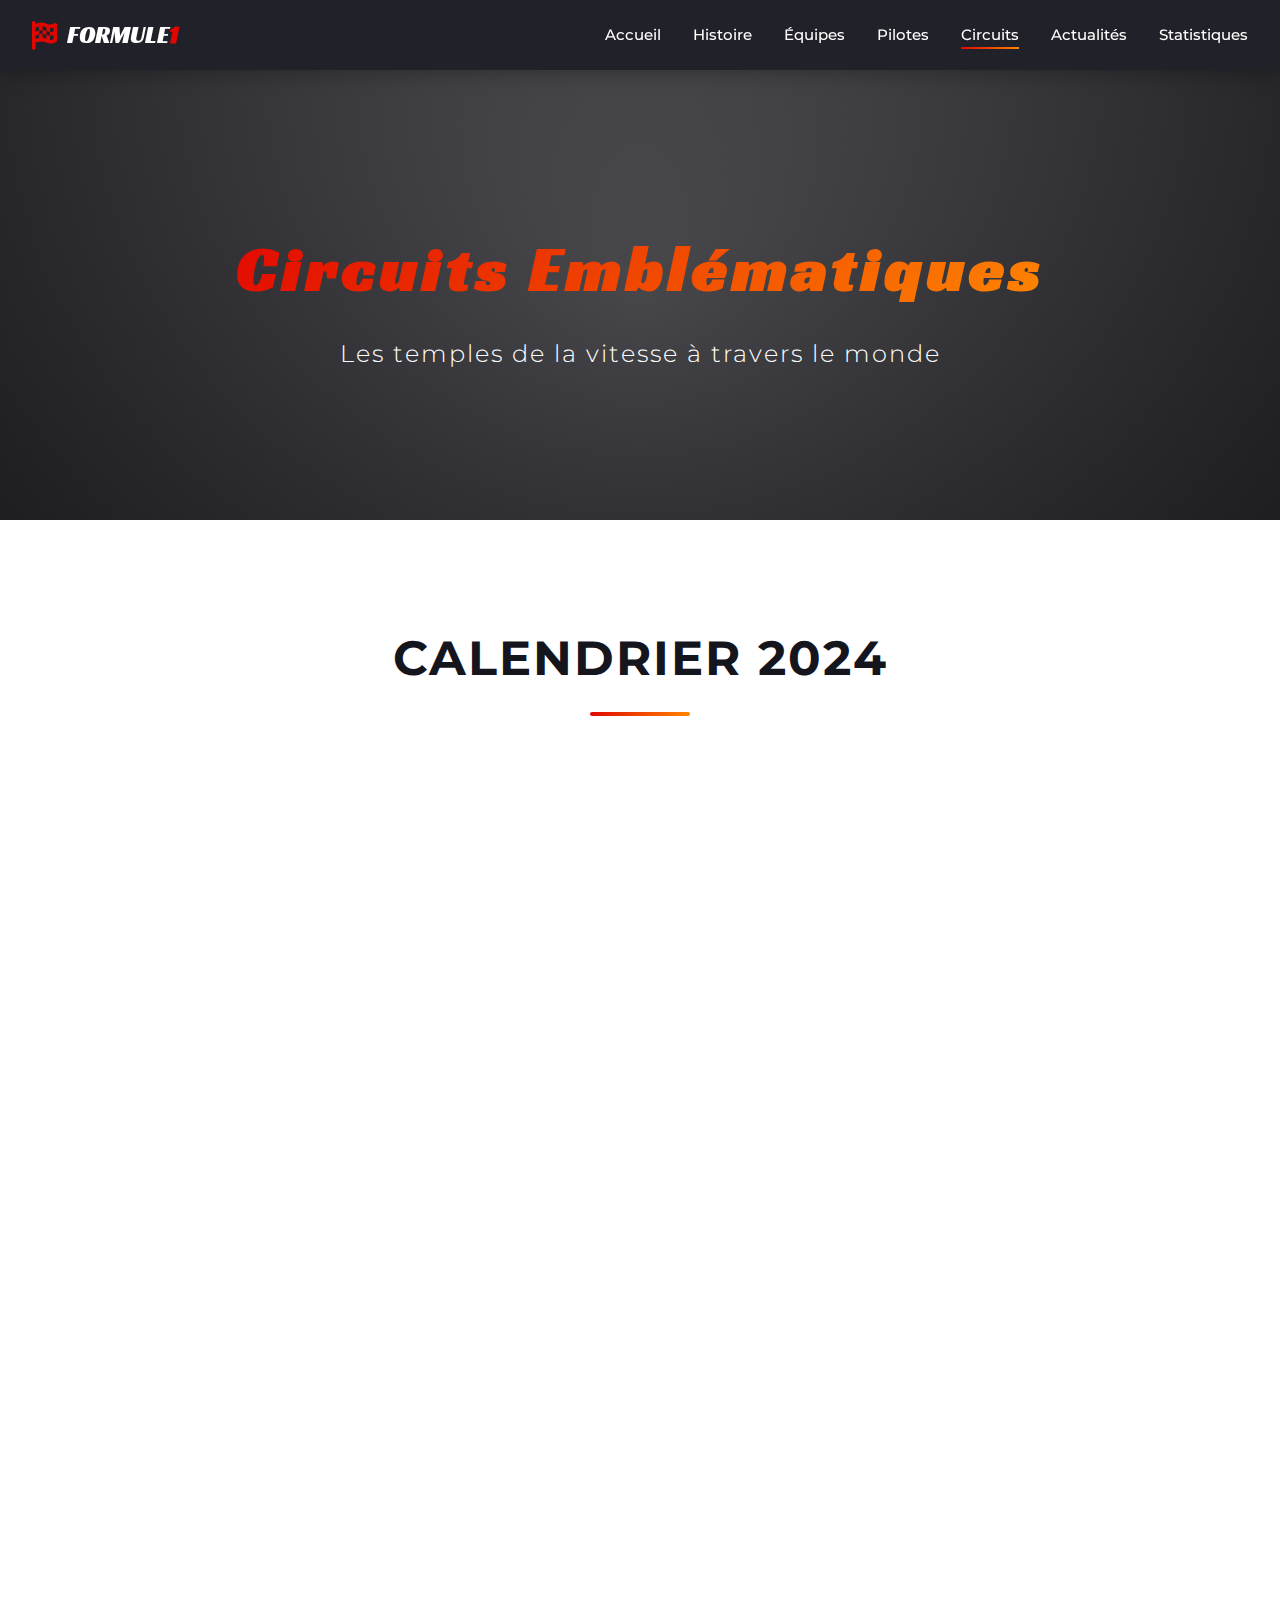
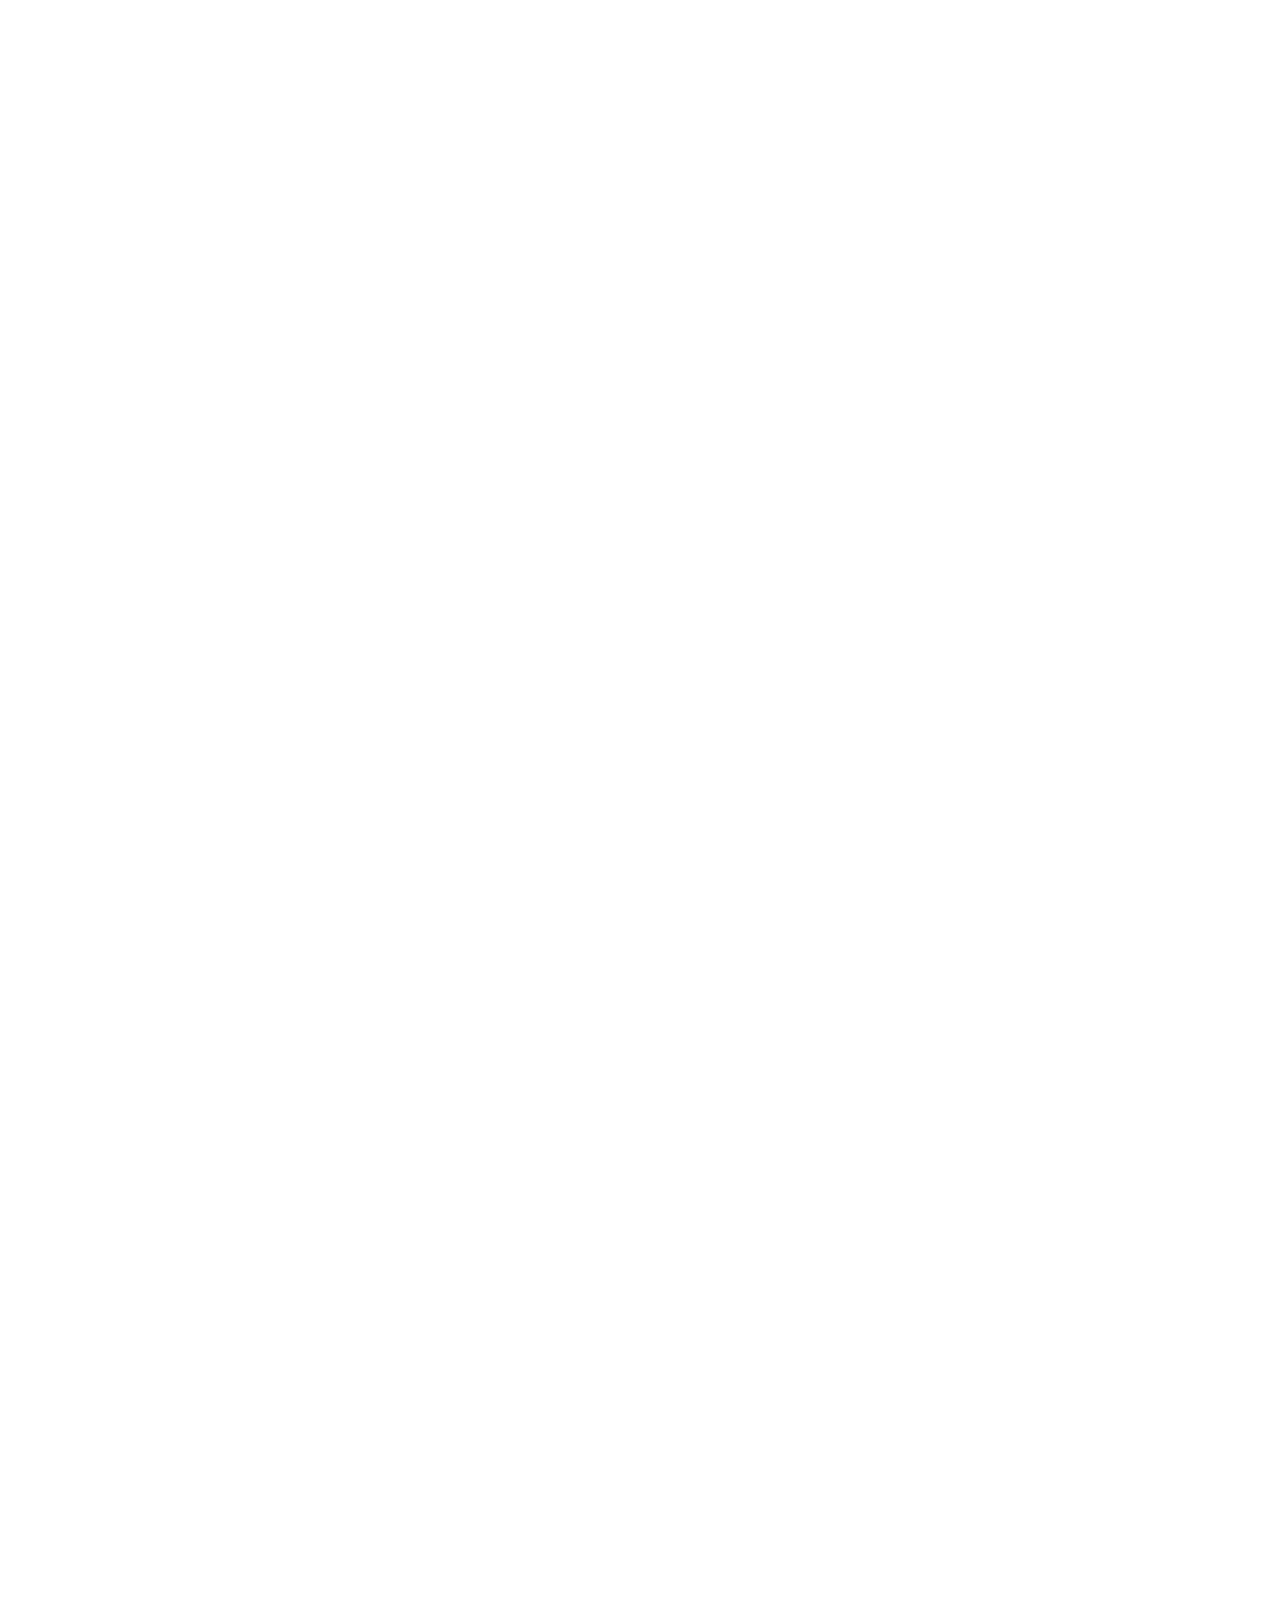
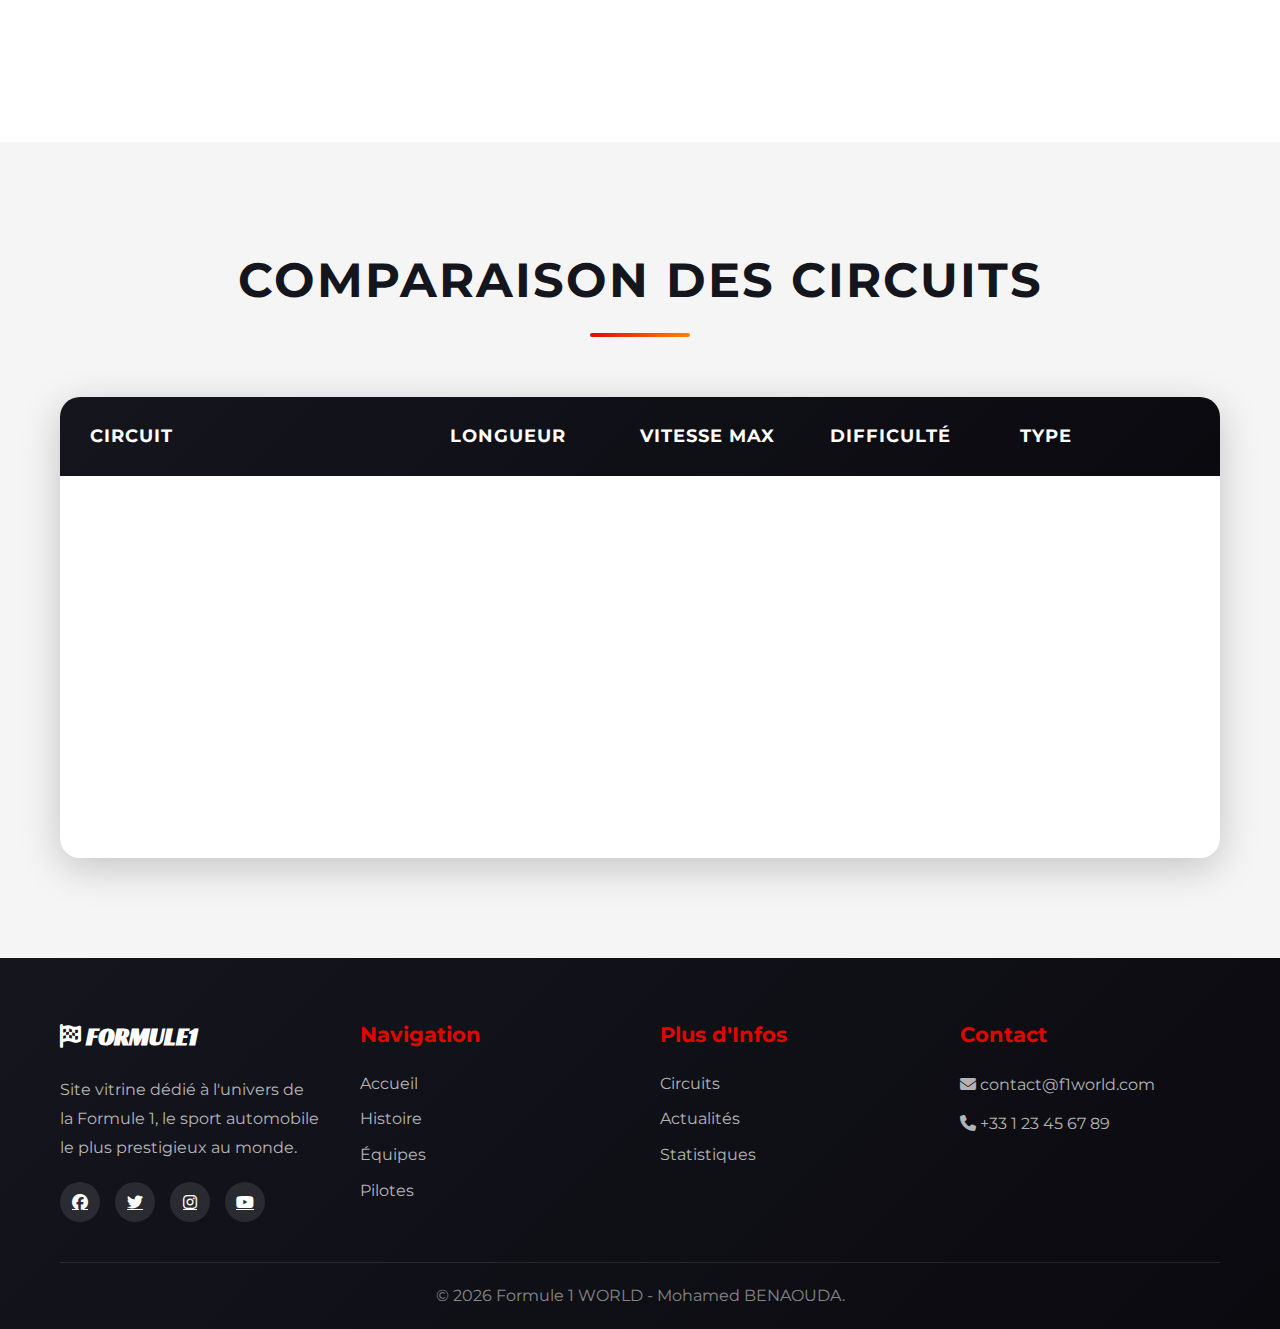
<file: circuits.html>
<!DOCTYPE html>
<html lang="fr">
<head>
    <meta charset="UTF-8">
    <meta name="viewport" content="width=device-width, initial-scale=1.0">
    <title>Circuits F1 - Formule 1</title>
    <link rel="stylesheet" href="css/style.css">
    <link rel="stylesheet" href="css/pages.css">
    <link rel="stylesheet" href="https://cdn.jsdelivr.net/npm/@fortawesome/fontawesome-free@6.4.0/css/all.min.css">
    <link href="https://fonts.googleapis.com/css2?family=Montserrat:wght@300;400;600;700;900&family=Racing+Sans+One&display=swap" rel="stylesheet">
</head>
<body>
    <!-- Header & Navigation -->
    <header id="header">
        <nav class="navbar">
            <div class="nav-container">
                <div class="logo">
                    <i class="fas fa-flag-checkered"></i>
                    <span>FORMULE<strong>1</strong></span>
                </div>
                <ul class="nav-menu" id="navMenu">
                    <li><a href="index.html" class="nav-link">Accueil</a></li>
                    <li><a href="index.html#histoire" class="nav-link">Histoire</a></li>
                    <li><a href="equipes.html" class="nav-link">Équipes</a></li>
                    <li><a href="pilotes.html" class="nav-link">Pilotes</a></li>
                    <li><a href="circuits.html" class="nav-link active">Circuits</a></li>
                    <li><a href="index.html#actualites" class="nav-link">Actualités</a></li>
                    <li><a href="index.html#stats" class="nav-link">Statistiques</a></li>
                </ul>
                <div class="hamburger" id="hamburger">
                    <span></span>
                    <span></span>
                    <span></span>
                </div>
            </div>
        </nav>
    </header>

    <!-- Page Header -->
    <section class="page-header">
        <div class="page-header-overlay"></div>
        <div class="page-header-content">
            <h1>Circuits Emblématiques</h1>
            <p>Les temples de la vitesse à travers le monde</p>
        </div>
    </section>

    <!-- Circuits Section -->
    <section class="section circuits-section">
        <div class="container">
            <div class="section-header">
                <h2 class="section-title">Calendrier 2024</h2>
                <div class="section-line"></div>
            </div>

            <div class="circuits-grid">
                <!-- Monaco -->
                <div class="circuit-card" data-aos="fade-up">
                    <div class="circuit-image" style="background: linear-gradient(rgba(0,0,0,0.4), rgba(0,0,0,0.7)), url('https://images.unsplash.com/photo-1580274455191-1c62238fa333?w=800') center/cover;">
                        <div class="circuit-flag">🇲🇨</div>
                    </div>
                    <div class="circuit-content">
                        <h3>Circuit de Monaco</h3>
                        <p class="circuit-location"><i class="fas fa-map-marker-alt"></i> Monte-Carlo, Monaco</p>
                        <div class="circuit-stats">
                            <div class="circuit-stat">
                                <i class="fas fa-road"></i>
                                <span>3.337 km</span>
                            </div>
                            <div class="circuit-stat">
                                <i class="fas fa-sync"></i>
                                <span>78 Tours</span>
                            </div>
                            <div class="circuit-stat">
                                <i class="fas fa-calendar"></i>
                                <span>Depuis 1950</span>
                            </div>
                        </div>
                        <p class="circuit-description">Le circuit le plus prestigieux et difficile de la F1. Ses rues étroites et ses virages serrés en font un défi unique pour les pilotes.</p>
                        <div class="circuit-highlight">
                            <strong>Virage Emblématique :</strong> Casino Square & Grand Hôtel Hairpin
                        </div>
                    </div>
                </div>

                <!-- Spa-Francorchamps -->
                <div class="circuit-card" data-aos="fade-up" data-aos-delay="100">
                    <div class="circuit-image" style="background: linear-gradient(rgba(0,0,0,0.4), rgba(0,0,0,0.7)), url('https://images.unsplash.com/photo-1595603952840-2acd2b6e1f9e?w=800') center/cover;">
                        <div class="circuit-flag">🇧🇪</div>
                    </div>
                    <div class="circuit-content">
                        <h3>Spa-Francorchamps</h3>
                        <p class="circuit-location"><i class="fas fa-map-marker-alt"></i> Stavelot, Belgique</p>
                        <div class="circuit-stats">
                            <div class="circuit-stat">
                                <i class="fas fa-road"></i>
                                <span>7.004 km</span>
                            </div>
                            <div class="circuit-stat">
                                <i class="fas fa-sync"></i>
                                <span>44 Tours</span>
                            </div>
                            <div class="circuit-stat">
                                <i class="fas fa-calendar"></i>
                                <span>Depuis 1950</span>
                            </div>
                        </div>
                        <p class="circuit-description">Un des circuits favoris des pilotes avec ses longues lignes droites et ses virages ultra-rapides. La météo changeante ajoute au défi.</p>
                        <div class="circuit-highlight">
                            <strong>Virage Emblématique :</strong> Eau Rouge & Raidillon
                        </div>
                    </div>
                </div>

                <!-- Silverstone -->
                <div class="circuit-card" data-aos="fade-up" data-aos-delay="200">
                    <div class="circuit-image" style="background: linear-gradient(rgba(0,0,0,0.4), rgba(0,0,0,0.7)), url('https://images.unsplash.com/photo-1541443131876-44b03de101c5?w=800') center/cover;">
                        <div class="circuit-flag">🇬🇧</div>
                    </div>
                    <div class="circuit-content">
                        <h3>Silverstone</h3>
                        <p class="circuit-location"><i class="fas fa-map-marker-alt"></i> Silverstone, Royaume-Uni</p>
                        <div class="circuit-stats">
                            <div class="circuit-stat">
                                <i class="fas fa-road"></i>
                                <span>5.891 km</span>
                            </div>
                            <div class="circuit-stat">
                                <i class="fas fa-sync"></i>
                                <span>52 Tours</span>
                            </div>
                            <div class="circuit-stat">
                                <i class="fas fa-calendar"></i>
                                <span>Depuis 1950</span>
                            </div>
                        </div>
                        <p class="circuit-description">Le berceau de la F1, Silverstone a accueilli le tout premier GP en 1950. Ses virages rapides testent la downforce des monoplaces.</p>
                        <div class="circuit-highlight">
                            <strong>Virage Emblématique :</strong> Copse & Maggots-Becketts
                        </div>
                    </div>
                </div>

                <!-- Monza -->
                <div class="circuit-card" data-aos="fade-up">
                    <div class="circuit-image" style="background: linear-gradient(rgba(0,0,0,0.4), rgba(0,0,0,0.7)), url('https://images.unsplash.com/photo-1568605117036-5fe5e7bab0b7?w=800') center/cover;">
                        <div class="circuit-flag">🇮🇹</div>
                    </div>
                    <div class="circuit-content">
                        <h3>Autodromo di Monza</h3>
                        <p class="circuit-location"><i class="fas fa-map-marker-alt"></i> Monza, Italie</p>
                        <div class="circuit-stats">
                            <div class="circuit-stat">
                                <i class="fas fa-road"></i>
                                <span>5.793 km</span>
                            </div>
                            <div class="circuit-stat">
                                <i class="fas fa-sync"></i>
                                <span>53 Tours</span>
                            </div>
                            <div class="circuit-stat">
                                <i class="fas fa-calendar"></i>
                                <span>Depuis 1950</span>
                            </div>
                        </div>
                        <p class="circuit-description">Le "Temple de la Vitesse" italien. L'atmosphère est électrique avec les Tifosi qui soutiennent Ferrari avec passion.</p>
                        <div class="circuit-highlight">
                            <strong>Virage Emblématique :</strong> Parabolica & Lesmo
                        </div>
                    </div>
                </div>

                <!-- Suzuka -->
                <div class="circuit-card" data-aos="fade-up" data-aos-delay="100">
                    <div class="circuit-image" style="background: linear-gradient(rgba(0,0,0,0.4), rgba(0,0,0,0.7)), url('https://images.unsplash.com/photo-1558618666-fcd25c85cd64?w=800') center/cover;">
                        <div class="circuit-flag">🇯🇵</div>
                    </div>
                    <div class="circuit-content">
                        <h3>Suzuka Circuit</h3>
                        <p class="circuit-location"><i class="fas fa-map-marker-alt"></i> Suzuka, Japon</p>
                        <div class="circuit-stats">
                            <div class="circuit-stat">
                                <i class="fas fa-road"></i>
                                <span>5.807 km</span>
                            </div>
                            <div class="circuit-stat">
                                <i class="fas fa-sync"></i>
                                <span>53 Tours</span>
                            </div>
                            <div class="circuit-stat">
                                <i class="fas fa-calendar"></i>
                                <span>Depuis 1987</span>
                            </div>
                        </div>
                        <p class="circuit-description">Le seul circuit en "8" du calendrier. Technique et exigeant, c'est un favori des pilotes qui teste toutes les facettes d'une monoplace.</p>
                        <div class="circuit-highlight">
                            <strong>Virage Emblématique :</strong> 130R & Spoon Curve
                        </div>
                    </div>
                </div>

                <!-- Interlagos -->
                <div class="circuit-card" data-aos="fade-up" data-aos-delay="200">
                    <div class="circuit-image" style="background: linear-gradient(rgba(0,0,0,0.4), rgba(0,0,0,0.7)), url('https://images.unsplash.com/photo-1586105449897-20b5efeb3b6f?w=800') center/cover;">
                        <div class="circuit-flag">🇧🇷</div>
                    </div>
                    <div class="circuit-content">
                        <h3>Autódromo José Carlos Pace</h3>
                        <p class="circuit-location"><i class="fas fa-map-marker-alt"></i> São Paulo, Brésil</p>
                        <div class="circuit-stats">
                            <div class="circuit-stat">
                                <i class="fas fa-road"></i>
                                <span>4.309 km</span>
                            </div>
                            <div class="circuit-stat">
                                <i class="fas fa-sync"></i>
                                <span>71 Tours</span>
                            </div>
                            <div class="circuit-stat">
                                <i class="fas fa-calendar"></i>
                                <span>Depuis 1973</span>
                            </div>
                        </div>
                        <p class="circuit-description">Circuit légendaire qui tourne dans le sens antihoraire. Les dénivelés importants et l'ambiance passionnée en font un événement spécial.</p>
                        <div class="circuit-highlight">
                            <strong>Virage Emblématique :</strong> Senna S & Descida do Lago
                        </div>
                    </div>
                </div>

                <!-- Marina Bay -->
                <div class="circuit-card" data-aos="fade-up">
                    <div class="circuit-image" style="background: linear-gradient(rgba(0,0,0,0.4), rgba(0,0,0,0.7)), url('https://images.unsplash.com/photo-1596215143922-eedeaba0d91d?w=800') center/cover;">
                        <div class="circuit-flag">🇸🇬</div>
                    </div>
                    <div class="circuit-content">
                        <h3>Marina Bay Street Circuit</h3>
                        <p class="circuit-location"><i class="fas fa-map-marker-alt"></i> Singapour</p>
                        <div class="circuit-stats">
                            <div class="circuit-stat">
                                <i class="fas fa-road"></i>
                                <span>5.063 km</span>
                            </div>
                            <div class="circuit-stat">
                                <i class="fas fa-sync"></i>
                                <span>62 Tours</span>
                            </div>
                            <div class="circuit-stat">
                                <i class="fas fa-calendar"></i>
                                <span>Depuis 2008</span>
                            </div>
                        </div>
                        <p class="circuit-description">Premier GP nocturne de la F1. L'éclairage spectaculaire et le circuit urbain créent une atmosphère unique et magique.</p>
                        <div class="circuit-highlight">
                            <strong>Particularité :</strong> Course de nuit sous éclairage artificiel
                        </div>
                    </div>
                </div>

                <!-- Circuit of the Americas -->
                <div class="circuit-card" data-aos="fade-up" data-aos-delay="100">
                    <div class="circuit-image" style="background: linear-gradient(rgba(0,0,0,0.4), rgba(0,0,0,0.7)), url('https://images.unsplash.com/photo-1529900552-d4ba93d2e912?w=800') center/cover;">
                        <div class="circuit-flag">🇺🇸</div>
                    </div>
                    <div class="circuit-content">
                        <h3>Circuit of the Americas</h3>
                        <p class="circuit-location"><i class="fas fa-map-marker-alt"></i> Austin, Texas, USA</p>
                        <div class="circuit-stats">
                            <div class="circuit-stat">
                                <i class="fas fa-road"></i>
                                <span>5.513 km</span>
                            </div>
                            <div class="circuit-stat">
                                <i class="fas fa-sync"></i>
                                <span>56 Tours</span>
                            </div>
                            <div class="circuit-stat">
                                <i class="fas fa-calendar"></i>
                                <span>Depuis 2012</span>
                            </div>
                        </div>
                        <p class="circuit-description">Circuit moderne qui combine les meilleurs éléments des circuits légendaires. Le virage 1 en montée est spectaculaire.</p>
                        <div class="circuit-highlight">
                            <strong>Virage Emblématique :</strong> Turn 1 & Esses (S de Senna)
                        </div>
                    </div>
                </div>

                <!-- Yas Marina -->
                <div class="circuit-card" data-aos="fade-up" data-aos-delay="200">
                    <div class="circuit-image" style="background: linear-gradient(rgba(0,0,0,0.4), rgba(0,0,0,0.7)), url('https://images.unsplash.com/photo-1565096384660-01f8e1c143bb?w=800') center/cover;">
                        <div class="circuit-flag">🇦🇪</div>
                    </div>
                    <div class="circuit-content">
                        <h3>Yas Marina Circuit</h3>
                        <p class="circuit-location"><i class="fas fa-map-marker-alt"></i> Abu Dhabi, EAU</p>
                        <div class="circuit-stats">
                            <div class="circuit-stat">
                                <i class="fas fa-road"></i>
                                <span>5.281 km</span>
                            </div>
                            <div class="circuit-stat">
                                <i class="fas fa-sync"></i>
                                <span>58 Tours</span>
                            </div>
                            <div class="circuit-stat">
                                <i class="fas fa-calendar"></i>
                                <span>Depuis 2009</span>
                            </div>
                        </div>
                        <p class="circuit-description">Clôture spectaculaire de la saison avec une course crépusculaire. L'architecture futuriste et les installations de luxe en font un événement unique.</p>
                        <div class="circuit-highlight">
                            <strong>Particularité :</strong> Course crépusculaire & hôtel traversant le circuit
                        </div>
                    </div>
                </div>
            </div>
        </div>
    </section>

    <!-- Circuit Stats Comparison -->
    <section class="section circuit-comparison">
        <div class="container">
            <div class="section-header">
                <h2 class="section-title">Comparaison des Circuits</h2>
                <div class="section-line"></div>
            </div>

            <div class="comparison-table">
                <div class="comparison-header">
                    <div>Circuit</div>
                    <div>Longueur</div>
                    <div>Vitesse Max</div>
                    <div>Difficulté</div>
                    <div>Type</div>
                </div>
                <div class="comparison-row" data-aos="fade-up">
                    <div><strong>Spa-Francorchamps</strong></div>
                    <div>7.004 km</div>
                    <div>~330 km/h</div>
                    <div>⭐⭐⭐⭐⭐</div>
                    <div>Rapide</div>
                </div>
                <div class="comparison-row" data-aos="fade-up">
                    <div><strong>Monaco</strong></div>
                    <div>3.337 km</div>
                    <div>~290 km/h</div>
                    <div>⭐⭐⭐⭐⭐</div>
                    <div>Urbain</div>
                </div>
                <div class="comparison-row" data-aos="fade-up">
                    <div><strong>Monza</strong></div>
                    <div>5.793 km</div>
                    <div>~360 km/h</div>
                    <div>⭐⭐⭐</div>
                    <div>Très Rapide</div>
                </div>
                <div class="comparison-row" data-aos="fade-up">
                    <div><strong>Silverstone</strong></div>
                    <div>5.891 km</div>
                    <div>~320 km/h</div>
                    <div>⭐⭐⭐⭐</div>
                    <div>Rapide</div>
                </div>
                <div class="comparison-row" data-aos="fade-up">
                    <div><strong>Suzuka</strong></div>
                    <div>5.807 km</div>
                    <div>~310 km/h</div>
                    <div>⭐⭐⭐⭐⭐</div>
                    <div>Technique</div>
                </div>
            </div>
        </div>
    </section>

    <!-- Footer -->
    <footer class="footer">
        <div class="container">
            <div class="footer-content">
                <div class="footer-section">
                    <h3><i class="fas fa-flag-checkered"></i> FORMULE<strong>1</strong></h3>
                    <p>Site vitrine dédié à l'univers de la Formule 1, le sport automobile le plus prestigieux au monde.</p>
                    <div class="social-links">
                        <a href="#"><i class="fab fa-facebook"></i></a>
                        <a href="#"><i class="fab fa-twitter"></i></a>
                        <a href="#"><i class="fab fa-instagram"></i></a>
                        <a href="#"><i class="fab fa-youtube"></i></a>
                    </div>
                </div>
                <div class="footer-section">
                    <h4>Navigation</h4>
                    <ul class="footer-links">
                        <li><a href="index.html">Accueil</a></li>
                        <li><a href="index.html#histoire">Histoire</a></li>
                        <li><a href="equipes.html">Équipes</a></li>
                        <li><a href="pilotes.html">Pilotes</a></li>
                    </ul>
                </div>
                <div class="footer-section">
                    <h4>Plus d'Infos</h4>
                    <ul class="footer-links">
                        <li><a href="circuits.html">Circuits</a></li>
                        <li><a href="index.html#actualites">Actualités</a></li>
                        <li><a href="index.html#stats">Statistiques</a></li>
                    </ul>
                </div>
                <div class="footer-section">
                    <h4>Contact</h4>
                    <p><i class="fas fa-envelope"></i> contact@f1world.com</p>
                    <p><i class="fas fa-phone"></i> +33 1 23 45 67 89</p>
                </div>
            </div>
            <div class="footer-bottom">
                <p>&copy; 2024 Formule 1 WORLD - Mohamed BENAOUDA.</p>
            </div>
        </div>
    </footer>

    <script src="js/main.js"></script>
</body>
</html>
</file>
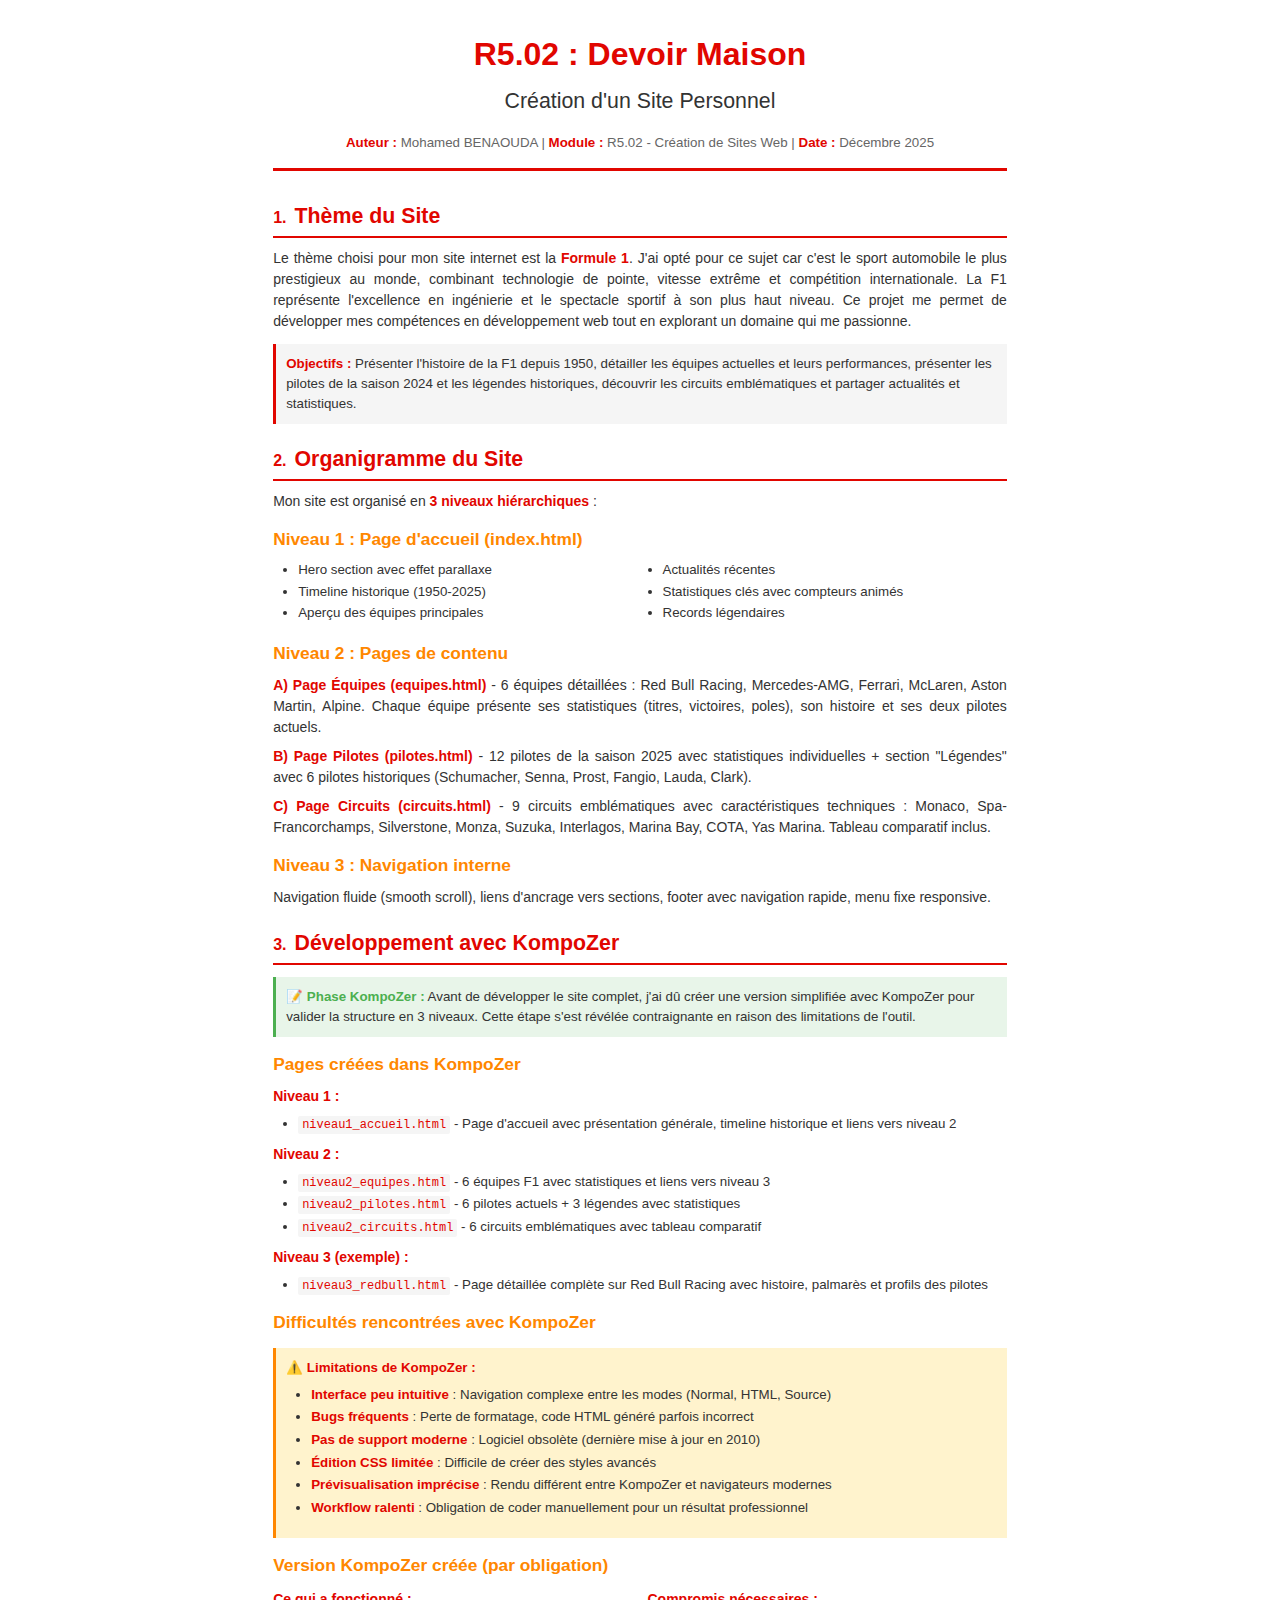
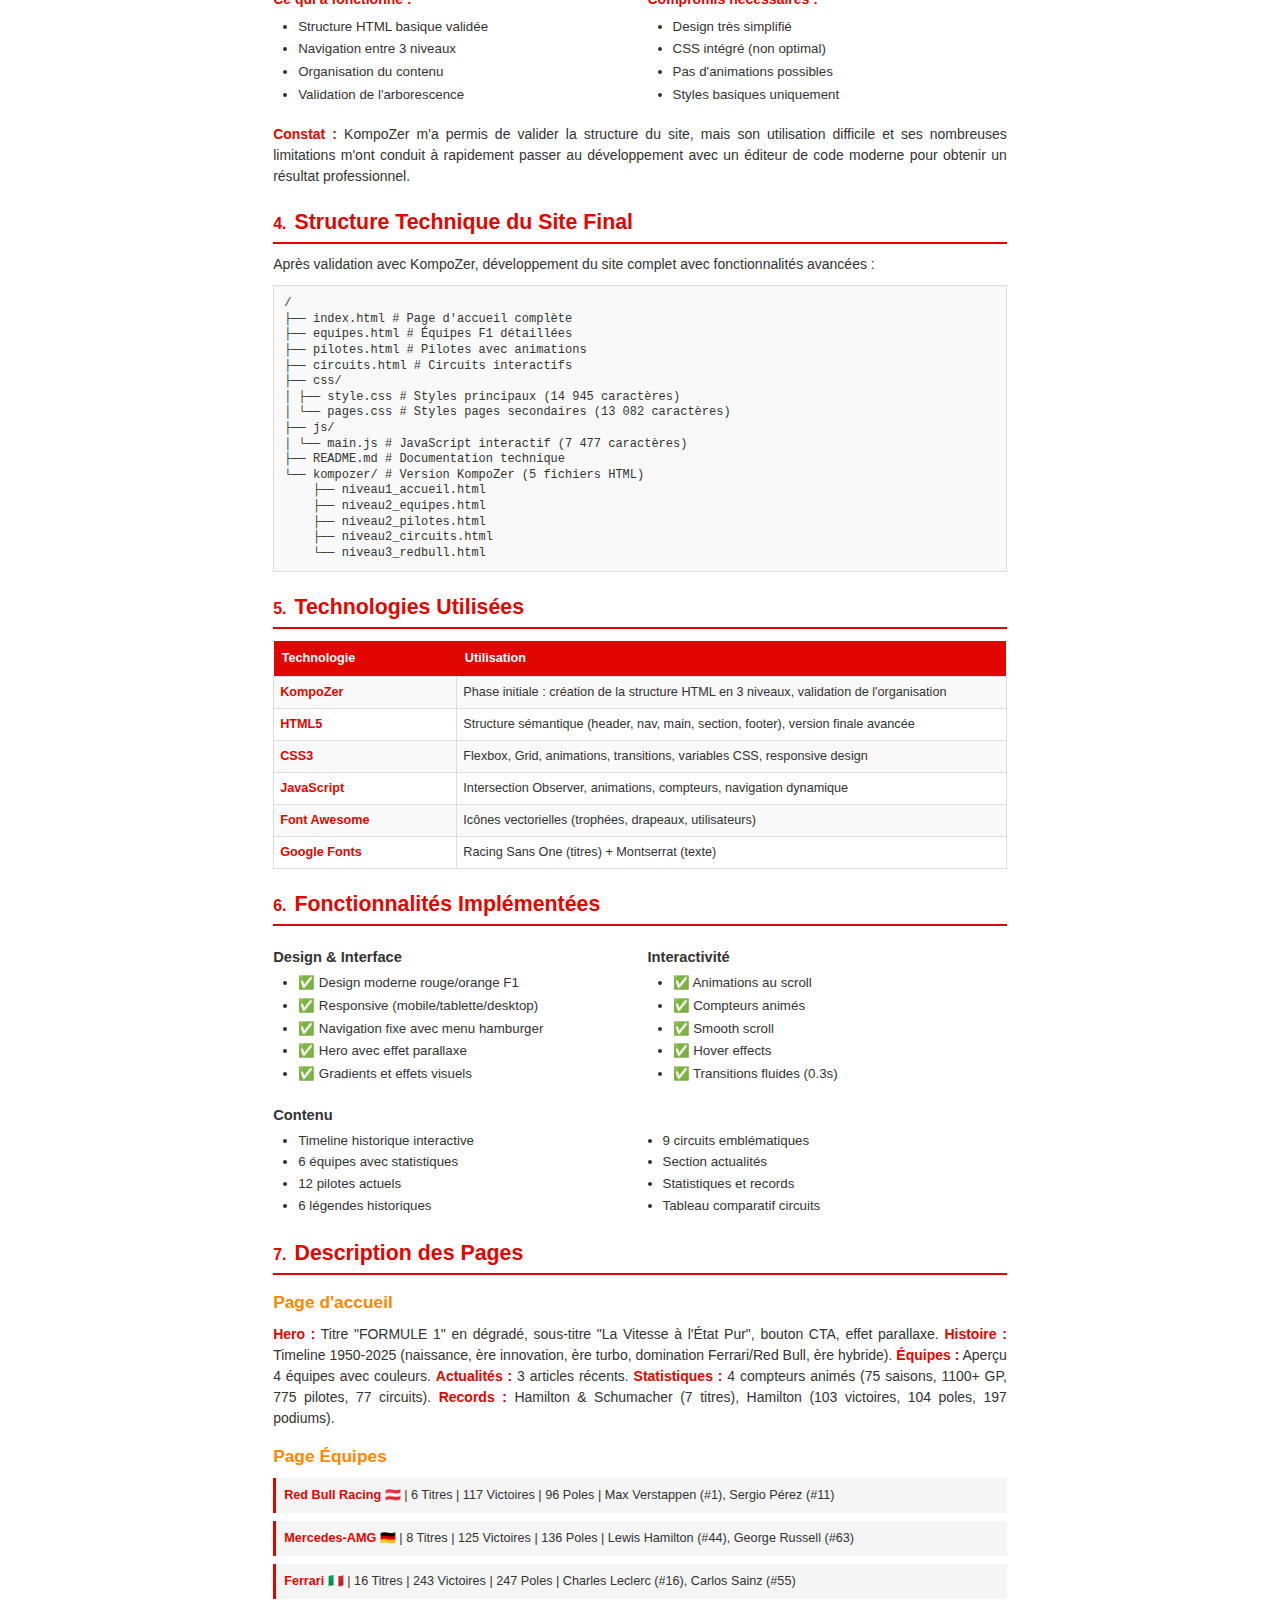
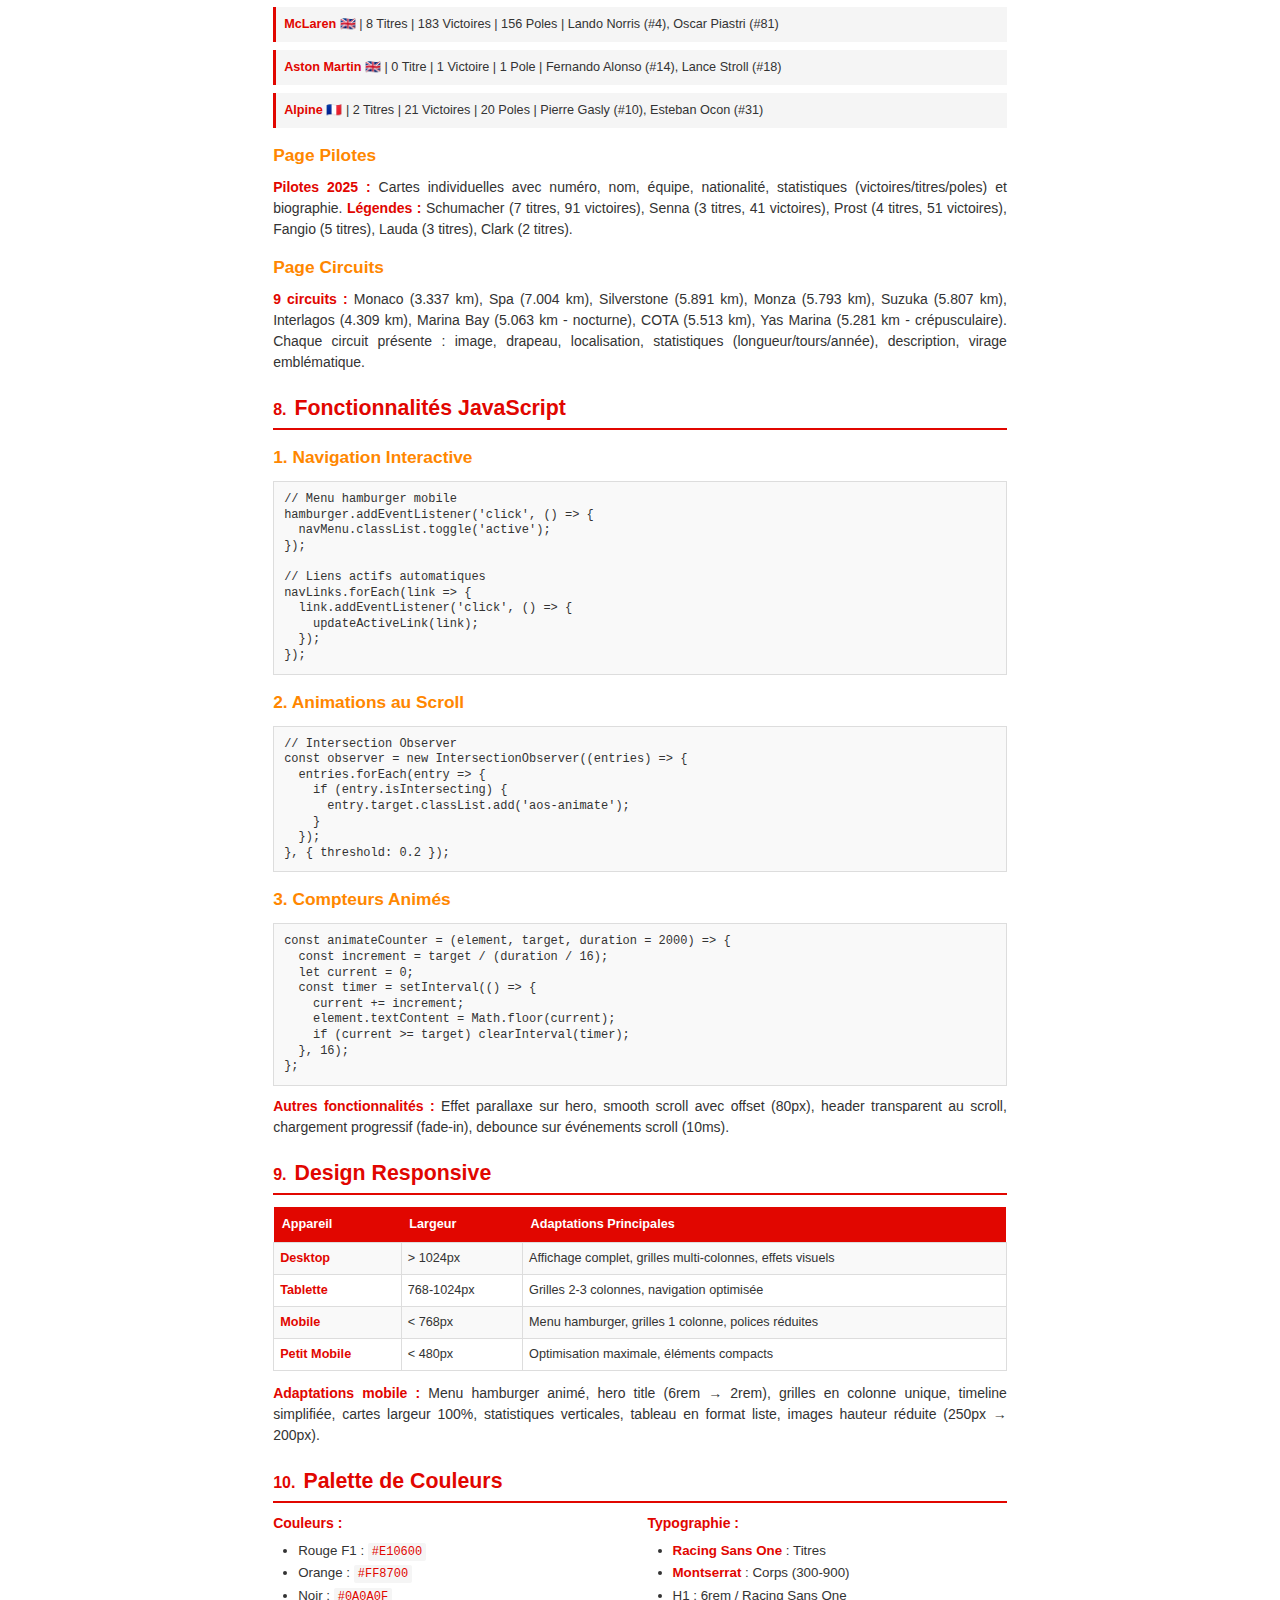
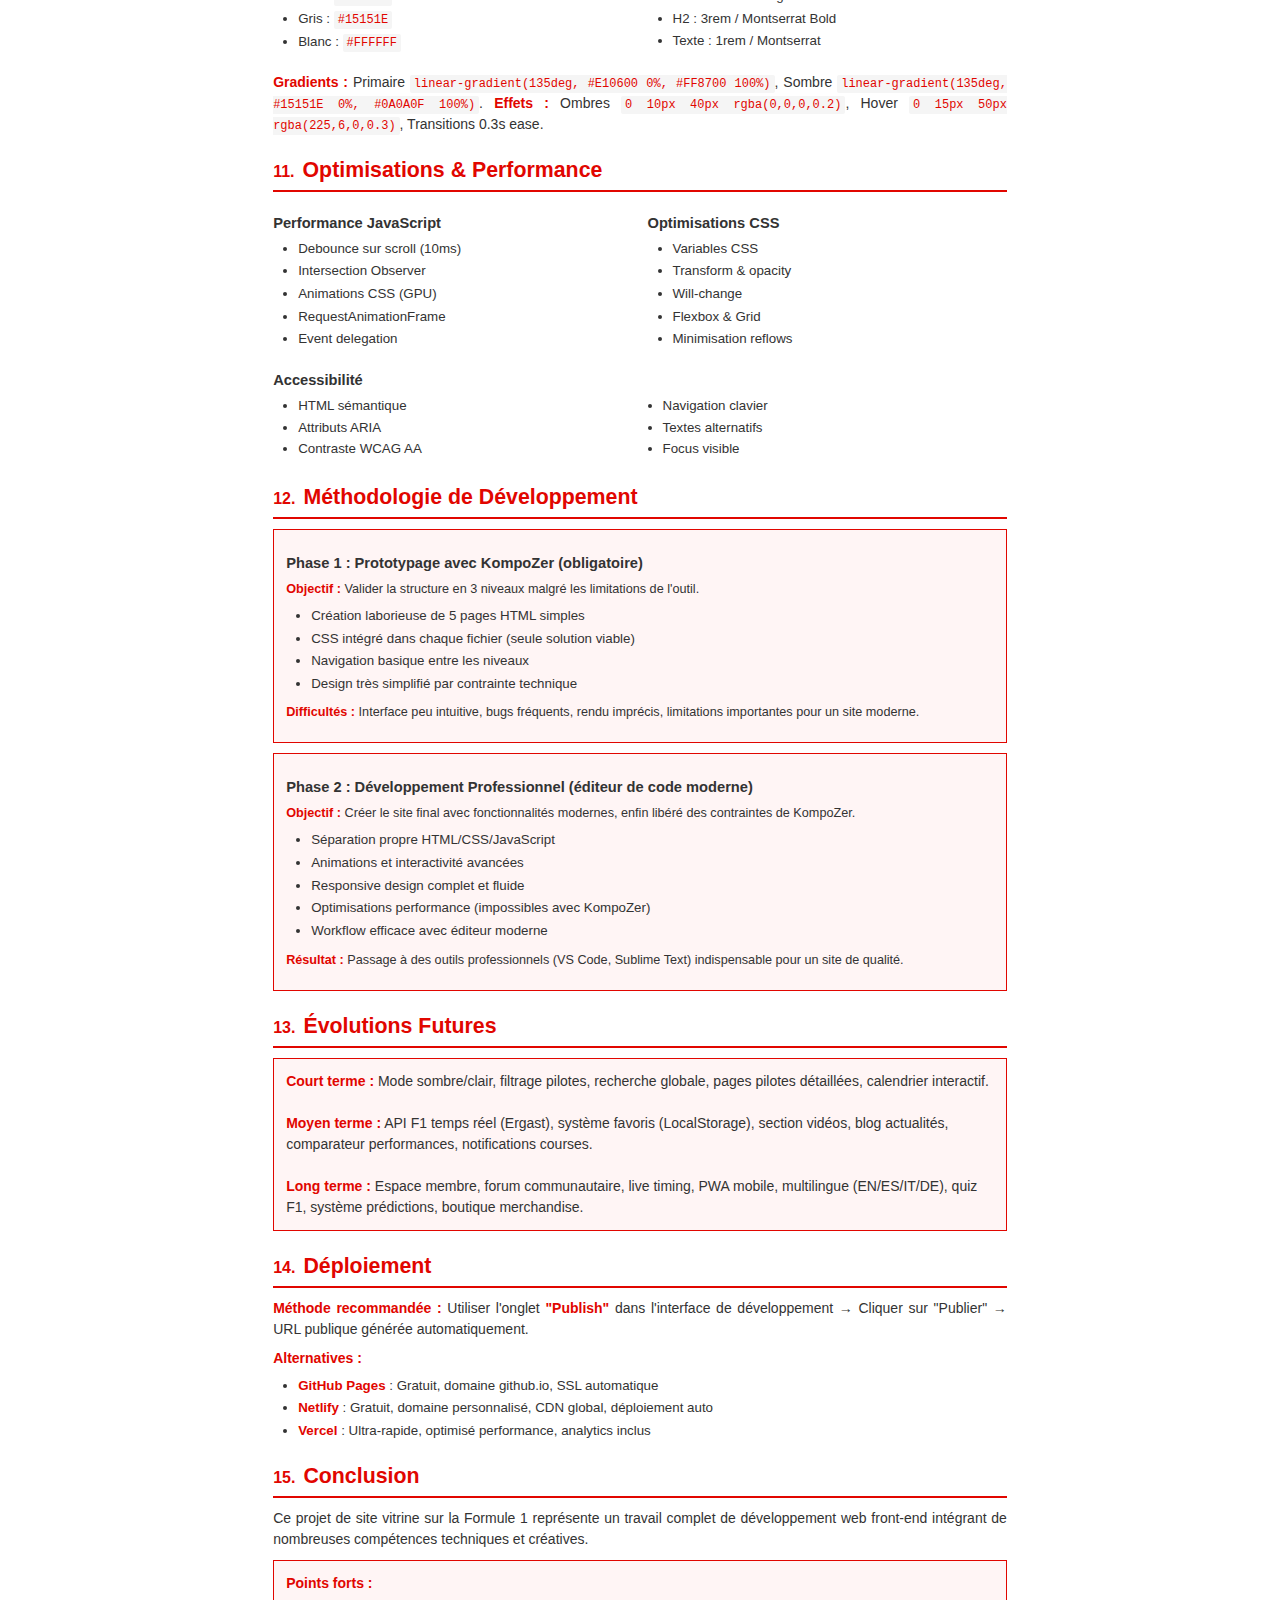
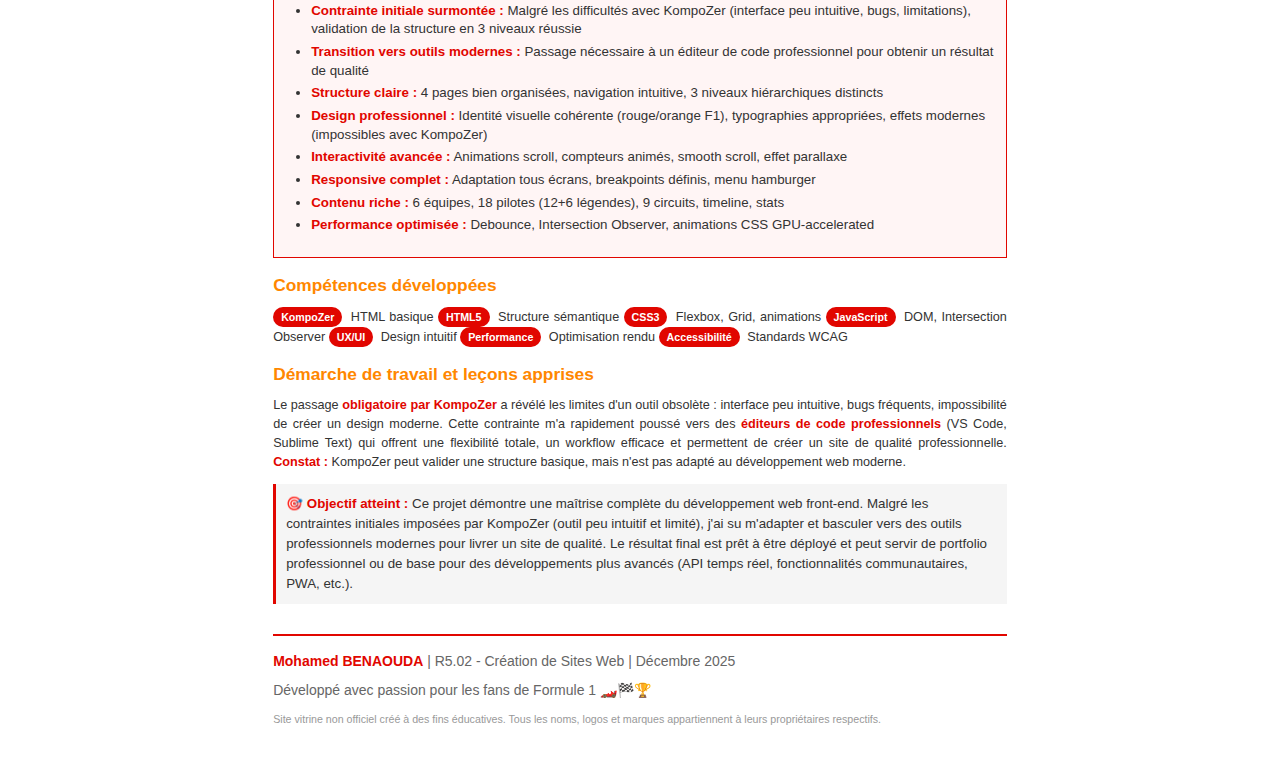
<file: DM_Mohamed_BENAOUDA.html>
<!DOCTYPE html>
<html lang="fr">
<head>
    <meta charset="UTF-8">
    <meta name="viewport" content="width=device-width, initial-scale=1.0">
    <title>R5.02 - Devoir Maison - Mohamed BENAOUDA</title>
    <style>
        @page {
            size: A4;
            margin: 2cm;
        }

        * {
            margin: 0;
            padding: 0;
            box-sizing: border-box;
        }

        body {
            font-family: 'Calibri', 'Arial', sans-serif;
            line-height: 1.5;
            color: #333;
            background: white;
            padding: 30px;
            max-width: 210mm;
            margin: 0 auto;
            font-size: 10.5pt;
        }

        /* En-tête */
        .document-header {
            text-align: center;
            margin-bottom: 30px;
            padding-bottom: 15px;
            border-bottom: 3px solid #E10600;
        }

        .document-header h1 {
            font-size: 24pt;
            color: #E10600;
            margin-bottom: 8px;
            font-weight: bold;
        }

        .document-header .subtitle {
            font-size: 16pt;
            color: #333;
            margin-bottom: 15px;
        }

        .document-header .author-info {
            font-size: 10pt;
            color: #666;
            margin-top: 10px;
        }

        /* Titres */
        h2 {
            font-size: 16pt;
            color: #E10600;
            margin-top: 20px;
            margin-bottom: 10px;
            font-weight: bold;
            border-bottom: 2px solid #E10600;
            padding-bottom: 3px;
        }

        h3 {
            font-size: 13pt;
            color: #FF8700;
            margin-top: 15px;
            margin-bottom: 8px;
            font-weight: bold;
        }

        h4 {
            font-size: 11pt;
            color: #333;
            margin-top: 10px;
            margin-bottom: 6px;
            font-weight: bold;
        }

        /* Paragraphes */
        p {
            font-size: 10.5pt;
            text-align: justify;
            margin-bottom: 8px;
            line-height: 1.5;
        }

        /* Listes */
        ul, ol {
            margin-left: 25px;
            margin-bottom: 10px;
        }

        li {
            font-size: 10pt;
            margin-bottom: 4px;
            line-height: 1.4;
        }

        /* Listes personnalisées */
        ul.custom-bullets {
            list-style: none;
            margin-left: 15px;
        }

        ul.custom-bullets li:before {
            content: "→ ";
            color: #E10600;
            font-weight: bold;
            margin-right: 5px;
        }

        /* Checkboxes */
        .checkbox {
            color: #4CAF50;
            font-weight: bold;
            margin-right: 3px;
        }

        /* Encadrés */
        .info-box {
            background: #f5f5f5;
            border-left: 3px solid #E10600;
            padding: 10px;
            margin: 12px 0;
            font-size: 10pt;
            page-break-inside: avoid;
        }

        .info-box strong {
            color: #E10600;
        }

        /* Structure */
        .structure-box {
            background: #f9f9f9;
            border: 1px solid #ddd;
            padding: 10px;
            margin: 10px 0;
            font-family: 'Courier New', monospace;
            font-size: 9pt;
            page-break-inside: avoid;
            line-height: 1.3;
        }

        /* Tableau */
        table {
            width: 100%;
            border-collapse: collapse;
            margin: 12px 0;
            font-size: 9.5pt;
            page-break-inside: avoid;
        }

        table th {
            background: #E10600;
            color: white;
            padding: 8px;
            text-align: left;
            font-weight: bold;
        }

        table td {
            padding: 6px;
            border: 1px solid #ddd;
        }

        table tr:nth-child(even) {
            background: #f9f9f9;
        }

        /* Cartes équipes compactes */
        .team-compact {
            background: #f5f5f5;
            padding: 8px;
            margin: 8px 0;
            border-left: 3px solid #E10600;
            font-size: 9.5pt;
            page-break-inside: avoid;
        }

        .team-compact strong {
            color: #E10600;
        }

        /* Code */
        code {
            background: #f5f5f5;
            padding: 2px 4px;
            border-radius: 2px;
            font-family: 'Courier New', monospace;
            font-size: 9pt;
            color: #E10600;
        }

        /* Footer */
        .document-footer {
            margin-top: 30px;
            padding-top: 15px;
            border-top: 2px solid #E10600;
            text-align: center;
            font-size: 9pt;
            color: #666;
        }

        /* Page breaks */
        .page-break {
            page-break-after: always;
        }

        /* Emphase */
        strong {
            color: #E10600;
            font-weight: bold;
        }

        /* Section numérotée */
        .section-number {
            color: #E10600;
            font-weight: bold;
            font-size: 12pt;
            margin-right: 8px;
        }

        /* Badge */
        .badge {
            display: inline-block;
            background: #E10600;
            color: white;
            padding: 2px 8px;
            border-radius: 10px;
            font-size: 8pt;
            font-weight: bold;
            margin-right: 4px;
        }

        .badge.secondary {
            background: #FF8700;
        }

        /* Deux colonnes */
        .two-columns {
            display: grid;
            grid-template-columns: 1fr 1fr;
            gap: 15px;
            margin: 10px 0;
        }

        /* Compact list */
        .compact-list {
            columns: 2;
            column-gap: 20px;
            font-size: 9.5pt;
        }

        .compact-list li {
            margin-bottom: 3px;
        }

        /* Print */
        @media print {
            body {
                padding: 0;
            }
            
            .page-break {
                page-break-after: always;
            }
            
            h2, h3, h4 {
                page-break-after: avoid;
            }
            
            .info-box, .team-compact, table {
                page-break-inside: avoid;
            }
        }

        /* Highlight section compact */
        .highlight-compact {
            background: #fff5f5;
            padding: 12px;
            border: 1px solid #E10600;
            margin: 10px 0;
            page-break-inside: avoid;
        }

        /* KompoZer specific */
        .kompozer-box {
            background: #e8f5e9;
            border-left: 3px solid #4CAF50;
            padding: 10px;
            margin: 12px 0;
            font-size: 10pt;
            page-break-inside: avoid;
        }

        .kompozer-box strong {
            color: #4CAF50;
        }
    </style>
</head>
<body>

    <!-- En-tête -->
    <div class="document-header">
        <h1>R5.02 : Devoir Maison</h1>
        <div class="subtitle">Création d'un Site Personnel</div>
        <div class="author-info">
            <strong>Auteur :</strong> Mohamed BENAOUDA | 
            <strong>Module :</strong> R5.02 - Création de Sites Web | 
            <strong>Date :</strong> Décembre 2025
        </div>
    </div>

    <!-- 1. Thème -->
    <h2><span class="section-number">1.</span>Thème du Site</h2>
    
    <p>Le thème choisi pour mon site internet est la <strong>Formule 1</strong>. J'ai opté pour ce sujet car c'est le sport automobile le plus prestigieux au monde, combinant technologie de pointe, vitesse extrême et compétition internationale. La F1 représente l'excellence en ingénierie et le spectacle sportif à son plus haut niveau. Ce projet me permet de développer mes compétences en développement web tout en explorant un domaine qui me passionne.</p>

    <div class="info-box">
        <strong>Objectifs :</strong> Présenter l'histoire de la F1 depuis 1950, détailler les équipes actuelles et leurs performances, présenter les pilotes de la saison 2024 et les légendes historiques, découvrir les circuits emblématiques et partager actualités et statistiques.
    </div>

    <!-- 2. Organigramme -->
    <h2><span class="section-number">2.</span>Organigramme du Site</h2>
    
    <p>Mon site est organisé en <strong>3 niveaux hiérarchiques</strong> :</p>

    <h3>Niveau 1 : Page d'accueil (index.html)</h3>
    <ul class="compact-list">
        <li>Hero section avec effet parallaxe</li>
        <li>Timeline historique (1950-2025)</li>
        <li>Aperçu des équipes principales</li>
        <li>Actualités récentes</li>
        <li>Statistiques clés avec compteurs animés</li>
        <li>Records légendaires</li>
    </ul>

    <h3>Niveau 2 : Pages de contenu</h3>
    
    <p><strong>A) Page Équipes (equipes.html)</strong> - 6 équipes détaillées : Red Bull Racing, Mercedes-AMG, Ferrari, McLaren, Aston Martin, Alpine. Chaque équipe présente ses statistiques (titres, victoires, poles), son histoire et ses deux pilotes actuels.</p>
    
    <p><strong>B) Page Pilotes (pilotes.html)</strong> - 12 pilotes de la saison 2025 avec statistiques individuelles + section "Légendes" avec 6 pilotes historiques (Schumacher, Senna, Prost, Fangio, Lauda, Clark).</p>
    
    <p><strong>C) Page Circuits (circuits.html)</strong> - 9 circuits emblématiques avec caractéristiques techniques : Monaco, Spa-Francorchamps, Silverstone, Monza, Suzuka, Interlagos, Marina Bay, COTA, Yas Marina. Tableau comparatif inclus.</p>

    <h3>Niveau 3 : Navigation interne</h3>
    <p>Navigation fluide (smooth scroll), liens d'ancrage vers sections, footer avec navigation rapide, menu fixe responsive.</p>

    <!-- 3. Version KompoZer -->
    <h2><span class="section-number">3.</span>Développement avec KompoZer</h2>

    <div class="kompozer-box">
        <strong>📝 Phase KompoZer :</strong> Avant de développer le site complet, j'ai dû créer une version simplifiée avec KompoZer pour valider la structure en 3 niveaux. Cette étape s'est révélée contraignante en raison des limitations de l'outil.
    </div>

    <h3>Pages créées dans KompoZer</h3>

    <p><strong>Niveau 1 :</strong></p>
    <ul style="font-size: 9.5pt;">
        <li><code>niveau1_accueil.html</code> - Page d'accueil avec présentation générale, timeline historique et liens vers niveau 2</li>
    </ul>

    <p><strong>Niveau 2 :</strong></p>
    <ul style="font-size: 9.5pt;">
        <li><code>niveau2_equipes.html</code> - 6 équipes F1 avec statistiques et liens vers niveau 3</li>
        <li><code>niveau2_pilotes.html</code> - 6 pilotes actuels + 3 légendes avec statistiques</li>
        <li><code>niveau2_circuits.html</code> - 6 circuits emblématiques avec tableau comparatif</li>
    </ul>

    <p><strong>Niveau 3 (exemple) :</strong></p>
    <ul style="font-size: 9.5pt;">
        <li><code>niveau3_redbull.html</code> - Page détaillée complète sur Red Bull Racing avec histoire, palmarès et profils des pilotes</li>
    </ul>

    <h3>Difficultés rencontrées avec KompoZer</h3>

    <div class="info-box" style="background: #fff3cd; border-left-color: #FF8700;">
        <strong>⚠️ Limitations de KompoZer :</strong>
        <ul style="font-size: 9.5pt; margin-top: 8px;">
            <li><strong>Interface peu intuitive</strong> : Navigation complexe entre les modes (Normal, HTML, Source)</li>
            <li><strong>Bugs fréquents</strong> : Perte de formatage, code HTML généré parfois incorrect</li>
            <li><strong>Pas de support moderne</strong> : Logiciel obsolète (dernière mise à jour en 2010)</li>
            <li><strong>Édition CSS limitée</strong> : Difficile de créer des styles avancés</li>
            <li><strong>Prévisualisation imprécise</strong> : Rendu différent entre KompoZer et navigateurs modernes</li>
            <li><strong>Workflow ralenti</strong> : Obligation de coder manuellement pour un résultat professionnel</li>
        </ul>
    </div>

    <h3>Version KompoZer créée (par obligation)</h3>

    <div class="two-columns">
        <div>
            <p><strong>Ce qui a fonctionné :</strong></p>
            <ul style="font-size: 9.5pt;">
                <li>Structure HTML basique validée</li>
                <li>Navigation entre 3 niveaux</li>
                <li>Organisation du contenu</li>
                <li>Validation de l'arborescence</li>
            </ul>
        </div>
        <div>
            <p><strong>Compromis nécessaires :</strong></p>
            <ul style="font-size: 9.5pt;">
                <li>Design très simplifié</li>
                <li>CSS intégré (non optimal)</li>
                <li>Pas d'animations possibles</li>
                <li>Styles basiques uniquement</li>
            </ul>
        </div>
    </div>

    <p><strong>Constat :</strong> KompoZer m'a permis de valider la structure du site, mais son utilisation difficile et ses nombreuses limitations m'ont conduit à rapidement passer au développement avec un éditeur de code moderne pour obtenir un résultat professionnel.</p>

    <div class="page-break"></div>

    <!-- 4. Structure finale -->
    <h2><span class="section-number">4.</span>Structure Technique du Site Final</h2>

    <p>Après validation avec KompoZer, développement du site complet avec fonctionnalités avancées :</p>

    <div class="structure-box">
/<br>
├── index.html          # Page d'accueil complète<br>
├── equipes.html       # Équipes F1 détaillées<br>
├── pilotes.html       # Pilotes avec animations<br>
├── circuits.html      # Circuits interactifs<br>
├── css/<br>
│   ├── style.css      # Styles principaux (14 945 caractères)<br>
│   └── pages.css      # Styles pages secondaires (13 082 caractères)<br>
├── js/<br>
│   └── main.js        # JavaScript interactif (7 477 caractères)<br>
├── README.md          # Documentation technique<br>
└── kompozer/          # Version KompoZer (5 fichiers HTML)<br>
&nbsp;&nbsp;&nbsp;&nbsp;├── niveau1_accueil.html<br>
&nbsp;&nbsp;&nbsp;&nbsp;├── niveau2_equipes.html<br>
&nbsp;&nbsp;&nbsp;&nbsp;├── niveau2_pilotes.html<br>
&nbsp;&nbsp;&nbsp;&nbsp;├── niveau2_circuits.html<br>
&nbsp;&nbsp;&nbsp;&nbsp;└── niveau3_redbull.html
    </div>

    <!-- 5. Technologies -->
    <h2><span class="section-number">5.</span>Technologies Utilisées</h2>

    <table>
        <tr>
            <th style="width: 25%;">Technologie</th>
            <th>Utilisation</th>
        </tr>
        <tr>
            <td><strong>KompoZer</strong></td>
            <td>Phase initiale : création de la structure HTML en 3 niveaux, validation de l'organisation</td>
        </tr>
        <tr>
            <td><strong>HTML5</strong></td>
            <td>Structure sémantique (header, nav, main, section, footer), version finale avancée</td>
        </tr>
        <tr>
            <td><strong>CSS3</strong></td>
            <td>Flexbox, Grid, animations, transitions, variables CSS, responsive design</td>
        </tr>
        <tr>
            <td><strong>JavaScript</strong></td>
            <td>Intersection Observer, animations, compteurs, navigation dynamique</td>
        </tr>
        <tr>
            <td><strong>Font Awesome</strong></td>
            <td>Icônes vectorielles (trophées, drapeaux, utilisateurs)</td>
        </tr>
        <tr>
            <td><strong>Google Fonts</strong></td>
            <td>Racing Sans One (titres) + Montserrat (texte)</td>
        </tr>
    </table>

    <!-- 6. Fonctionnalités -->
    <h2><span class="section-number">6.</span>Fonctionnalités Implémentées</h2>

    <div class="two-columns">
        <div>
            <h4>Design & Interface</h4>
            <ul style="font-size: 9.5pt;">
                <li>✅ Design moderne rouge/orange F1</li>
                <li>✅ Responsive (mobile/tablette/desktop)</li>
                <li>✅ Navigation fixe avec menu hamburger</li>
                <li>✅ Hero avec effet parallaxe</li>
                <li>✅ Gradients et effets visuels</li>
            </ul>
        </div>
        <div>
            <h4>Interactivité</h4>
            <ul style="font-size: 9.5pt;">
                <li>✅ Animations au scroll</li>
                <li>✅ Compteurs animés</li>
                <li>✅ Smooth scroll</li>
                <li>✅ Hover effects</li>
                <li>✅ Transitions fluides (0.3s)</li>
            </ul>
        </div>
    </div>

    <h4>Contenu</h4>
    <ul class="compact-list" style="font-size: 9.5pt;">
        <li>Timeline historique interactive</li>
        <li>6 équipes avec statistiques</li>
        <li>12 pilotes actuels</li>
        <li>6 légendes historiques</li>
        <li>9 circuits emblématiques</li>
        <li>Section actualités</li>
        <li>Statistiques et records</li>
        <li>Tableau comparatif circuits</li>
    </ul>

    <!-- 7. Pages détaillées -->
    <h2><span class="section-number">7.</span>Description des Pages</h2>

    <h3>Page d'accueil</h3>
    <p><strong>Hero :</strong> Titre "FORMULE 1" en dégradé, sous-titre "La Vitesse à l'État Pur", bouton CTA, effet parallaxe. <strong>Histoire :</strong> Timeline 1950-2025 (naissance, ère innovation, ère turbo, domination Ferrari/Red Bull, ère hybride). <strong>Équipes :</strong> Aperçu 4 équipes avec couleurs. <strong>Actualités :</strong> 3 articles récents. <strong>Statistiques :</strong> 4 compteurs animés (75 saisons, 1100+ GP, 775 pilotes, 77 circuits). <strong>Records :</strong> Hamilton & Schumacher (7 titres), Hamilton (103 victoires, 104 poles, 197 podiums).</p>

    <h3>Page Équipes</h3>
    
    <div class="team-compact">
        <strong>Red Bull Racing</strong> 🇦🇹 | 6 Titres | 117 Victoires | 96 Poles | Max Verstappen (#1), Sergio Pérez (#11)
    </div>
    <div class="team-compact">
        <strong>Mercedes-AMG</strong> 🇩🇪 | 8 Titres | 125 Victoires | 136 Poles | Lewis Hamilton (#44), George Russell (#63)
    </div>
    <div class="team-compact">
        <strong>Ferrari</strong> 🇮🇹 | 16 Titres | 243 Victoires | 247 Poles | Charles Leclerc (#16), Carlos Sainz (#55)
    </div>
    <div class="team-compact">
        <strong>McLaren</strong> 🇬🇧 | 8 Titres | 183 Victoires | 156 Poles | Lando Norris (#4), Oscar Piastri (#81)
    </div>
    <div class="team-compact">
        <strong>Aston Martin</strong> 🇬🇧 | 0 Titre | 1 Victoire | 1 Pole | Fernando Alonso (#14), Lance Stroll (#18)
    </div>
    <div class="team-compact">
        <strong>Alpine</strong> 🇫🇷 | 2 Titres | 21 Victoires | 20 Poles | Pierre Gasly (#10), Esteban Ocon (#31)
    </div>

    <h3>Page Pilotes</h3>
    <p><strong>Pilotes 2025 :</strong> Cartes individuelles avec numéro, nom, équipe, nationalité, statistiques (victoires/titres/poles) et biographie. <strong>Légendes :</strong> Schumacher (7 titres, 91 victoires), Senna (3 titres, 41 victoires), Prost (4 titres, 51 victoires), Fangio (5 titres), Lauda (3 titres), Clark (2 titres).</p>

    <h3>Page Circuits</h3>
    <p><strong>9 circuits :</strong> Monaco (3.337 km), Spa (7.004 km), Silverstone (5.891 km), Monza (5.793 km), Suzuka (5.807 km), Interlagos (4.309 km), Marina Bay (5.063 km - nocturne), COTA (5.513 km), Yas Marina (5.281 km - crépusculaire). Chaque circuit présente : image, drapeau, localisation, statistiques (longueur/tours/année), description, virage emblématique.</p>

    <div class="page-break"></div>

    <!-- 8. JavaScript -->
    <h2><span class="section-number">8.</span>Fonctionnalités JavaScript</h2>

    <h3>1. Navigation Interactive</h3>
    <div class="structure-box">
// Menu hamburger mobile<br>
hamburger.addEventListener('click', () => {<br>
&nbsp;&nbsp;navMenu.classList.toggle('active');<br>
});<br>
<br>
// Liens actifs automatiques<br>
navLinks.forEach(link => {<br>
&nbsp;&nbsp;link.addEventListener('click', () => {<br>
&nbsp;&nbsp;&nbsp;&nbsp;updateActiveLink(link);<br>
&nbsp;&nbsp;});<br>
});
    </div>

    <h3>2. Animations au Scroll</h3>
    <div class="structure-box">
// Intersection Observer<br>
const observer = new IntersectionObserver((entries) => {<br>
&nbsp;&nbsp;entries.forEach(entry => {<br>
&nbsp;&nbsp;&nbsp;&nbsp;if (entry.isIntersecting) {<br>
&nbsp;&nbsp;&nbsp;&nbsp;&nbsp;&nbsp;entry.target.classList.add('aos-animate');<br>
&nbsp;&nbsp;&nbsp;&nbsp;}<br>
&nbsp;&nbsp;});<br>
}, { threshold: 0.2 });
    </div>

    <h3>3. Compteurs Animés</h3>
    <div class="structure-box">
const animateCounter = (element, target, duration = 2000) => {<br>
&nbsp;&nbsp;const increment = target / (duration / 16);<br>
&nbsp;&nbsp;let current = 0;<br>
&nbsp;&nbsp;const timer = setInterval(() => {<br>
&nbsp;&nbsp;&nbsp;&nbsp;current += increment;<br>
&nbsp;&nbsp;&nbsp;&nbsp;element.textContent = Math.floor(current);<br>
&nbsp;&nbsp;&nbsp;&nbsp;if (current >= target) clearInterval(timer);<br>
&nbsp;&nbsp;}, 16);<br>
};
    </div>

    <p><strong>Autres fonctionnalités :</strong> Effet parallaxe sur hero, smooth scroll avec offset (80px), header transparent au scroll, chargement progressif (fade-in), debounce sur événements scroll (10ms).</p>

    <!-- 9. Responsive -->
    <h2><span class="section-number">9.</span>Design Responsive</h2>

    <table>
        <tr>
            <th>Appareil</th>
            <th>Largeur</th>
            <th>Adaptations Principales</th>
        </tr>
        <tr>
            <td><strong>Desktop</strong></td>
            <td>&gt; 1024px</td>
            <td>Affichage complet, grilles multi-colonnes, effets visuels</td>
        </tr>
        <tr>
            <td><strong>Tablette</strong></td>
            <td>768-1024px</td>
            <td>Grilles 2-3 colonnes, navigation optimisée</td>
        </tr>
        <tr>
            <td><strong>Mobile</strong></td>
            <td>&lt; 768px</td>
            <td>Menu hamburger, grilles 1 colonne, polices réduites</td>
        </tr>
        <tr>
            <td><strong>Petit Mobile</strong></td>
            <td>&lt; 480px</td>
            <td>Optimisation maximale, éléments compacts</td>
        </tr>
    </table>

    <p><strong>Adaptations mobile :</strong> Menu hamburger animé, hero title (6rem → 2rem), grilles en colonne unique, timeline simplifiée, cartes largeur 100%, statistiques verticales, tableau en format liste, images hauteur réduite (250px → 200px).</p>

    <!-- 10. Couleurs & Typographie -->
    <h2><span class="section-number">10.</span>Palette de Couleurs</h2>

    <div class="two-columns">
        <div>
            <p><strong>Couleurs :</strong></p>
            <ul style="font-size: 9.5pt;">
                <li>Rouge F1 : <code>#E10600</code></li>
                <li>Orange : <code>#FF8700</code></li>
                <li>Noir : <code>#0A0A0F</code></li>
                <li>Gris : <code>#15151E</code></li>
                <li>Blanc : <code>#FFFFFF</code></li>
            </ul>
        </div>
        <div>
            <p><strong>Typographie :</strong></p>
            <ul style="font-size: 9.5pt;">
                <li><strong>Racing Sans One</strong> : Titres</li>
                <li><strong>Montserrat</strong> : Corps (300-900)</li>
                <li>H1 : 6rem / Racing Sans One</li>
                <li>H2 : 3rem / Montserrat Bold</li>
                <li>Texte : 1rem / Montserrat</li>
            </ul>
        </div>
    </div>

    <p><strong>Gradients :</strong> Primaire <code>linear-gradient(135deg, #E10600 0%, #FF8700 100%)</code>, Sombre <code>linear-gradient(135deg, #15151E 0%, #0A0A0F 100%)</code>. <strong>Effets :</strong> Ombres <code>0 10px 40px rgba(0,0,0,0.2)</code>, Hover <code>0 15px 50px rgba(225,6,0,0.3)</code>, Transitions 0.3s ease.</p>

    <div class="page-break"></div>

    <!-- 11. Optimisations -->
    <h2><span class="section-number">11.</span>Optimisations & Performance</h2>

    <div class="two-columns">
        <div>
            <h4>Performance JavaScript</h4>
            <ul style="font-size: 9.5pt;">
                <li>Debounce sur scroll (10ms)</li>
                <li>Intersection Observer</li>
                <li>Animations CSS (GPU)</li>
                <li>RequestAnimationFrame</li>
                <li>Event delegation</li>
            </ul>
        </div>
        <div>
            <h4>Optimisations CSS</h4>
            <ul style="font-size: 9.5pt;">
                <li>Variables CSS</li>
                <li>Transform & opacity</li>
                <li>Will-change</li>
                <li>Flexbox & Grid</li>
                <li>Minimisation reflows</li>
            </ul>
        </div>
    </div>

    <h4>Accessibilité</h4>
    <ul class="compact-list" style="font-size: 9.5pt;">
        <li>HTML sémantique</li>
        <li>Attributs ARIA</li>
        <li>Contraste WCAG AA</li>
        <li>Navigation clavier</li>
        <li>Textes alternatifs</li>
        <li>Focus visible</li>
    </ul>

    <!-- 12. Évolutions -->
    <h2><span class="section-number">12.</span>Méthodologie de Développement</h2>

    <div class="highlight-compact">
        <h4>Phase 1 : Prototypage avec KompoZer (obligatoire)</h4>
        <p style="font-size: 9.5pt;"><strong>Objectif :</strong> Valider la structure en 3 niveaux malgré les limitations de l'outil.</p>
        <ul style="font-size: 9.5pt;">
            <li>Création laborieuse de 5 pages HTML simples</li>
            <li>CSS intégré dans chaque fichier (seule solution viable)</li>
            <li>Navigation basique entre les niveaux</li>
            <li>Design très simplifié par contrainte technique</li>
        </ul>
        <p style="font-size: 9.5pt; margin-top: 8px;"><strong>Difficultés :</strong> Interface peu intuitive, bugs fréquents, rendu imprécis, limitations importantes pour un site moderne.</p>
    </div>

    <div class="highlight-compact">
        <h4>Phase 2 : Développement Professionnel (éditeur de code moderne)</h4>
        <p style="font-size: 9.5pt;"><strong>Objectif :</strong> Créer le site final avec fonctionnalités modernes, enfin libéré des contraintes de KompoZer.</p>
        <ul style="font-size: 9.5pt;">
            <li>Séparation propre HTML/CSS/JavaScript</li>
            <li>Animations et interactivité avancées</li>
            <li>Responsive design complet et fluide</li>
            <li>Optimisations performance (impossibles avec KompoZer)</li>
            <li>Workflow efficace avec éditeur moderne</li>
        </ul>
        <p style="font-size: 9.5pt; margin-top: 8px;"><strong>Résultat :</strong> Passage à des outils professionnels (VS Code, Sublime Text) indispensable pour un site de qualité.</p>
    </div>

    <h2><span class="section-number">13.</span>Évolutions Futures</h2>

    <div class="highlight-compact">
        <strong>Court terme :</strong> Mode sombre/clair, filtrage pilotes, recherche globale, pages pilotes détaillées, calendrier interactif.
        <br><br>
        <strong>Moyen terme :</strong> API F1 temps réel (Ergast), système favoris (LocalStorage), section vidéos, blog actualités, comparateur performances, notifications courses.
        <br><br>
        <strong>Long terme :</strong> Espace membre, forum communautaire, live timing, PWA mobile, multilingue (EN/ES/IT/DE), quiz F1, système prédictions, boutique merchandise.
    </div>

    <!-- 14. Déploiement -->
    <h2><span class="section-number">14.</span>Déploiement</h2>

    <p><strong>Méthode recommandée :</strong> Utiliser l'onglet <strong>"Publish"</strong> dans l'interface de développement → Cliquer sur "Publier" → URL publique générée automatiquement.</p>

    <p><strong>Alternatives :</strong></p>
    <ul style="font-size: 9.5pt;">
        <li><strong>GitHub Pages</strong> : Gratuit, domaine github.io, SSL automatique</li>
        <li><strong>Netlify</strong> : Gratuit, domaine personnalisé, CDN global, déploiement auto</li>
        <li><strong>Vercel</strong> : Ultra-rapide, optimisé performance, analytics inclus</li>
    </ul>

    <!-- 15. Conclusion -->
    <h2><span class="section-number">15.</span>Conclusion</h2>

    <p>Ce projet de site vitrine sur la Formule 1 représente un travail complet de développement web front-end intégrant de nombreuses compétences techniques et créatives.</p>

    <div class="highlight-compact">
        <strong>Points forts :</strong>
        <ul style="font-size: 9.5pt; margin-top: 8px;">
            <li><strong>Contrainte initiale surmontée :</strong> Malgré les difficultés avec KompoZer (interface peu intuitive, bugs, limitations), validation de la structure en 3 niveaux réussie</li>
            <li><strong>Transition vers outils modernes :</strong> Passage nécessaire à un éditeur de code professionnel pour obtenir un résultat de qualité</li>
            <li><strong>Structure claire :</strong> 4 pages bien organisées, navigation intuitive, 3 niveaux hiérarchiques distincts</li>
            <li><strong>Design professionnel :</strong> Identité visuelle cohérente (rouge/orange F1), typographies appropriées, effets modernes (impossibles avec KompoZer)</li>
            <li><strong>Interactivité avancée :</strong> Animations scroll, compteurs animés, smooth scroll, effet parallaxe</li>
            <li><strong>Responsive complet :</strong> Adaptation tous écrans, breakpoints définis, menu hamburger</li>
            <li><strong>Contenu riche :</strong> 6 équipes, 18 pilotes (12+6 légendes), 9 circuits, timeline, stats</li>
            <li><strong>Performance optimisée :</strong> Debounce, Intersection Observer, animations CSS GPU-accelerated</li>
        </ul>
    </div>

    <h3>Compétences développées</h3>
    <p style="font-size: 9.5pt;"><span class="badge">KompoZer</span> HTML basique <span class="badge">HTML5</span> Structure sémantique <span class="badge">CSS3</span> Flexbox, Grid, animations <span class="badge">JavaScript</span> DOM, Intersection Observer <span class="badge">UX/UI</span> Design intuitif <span class="badge">Performance</span> Optimisation rendu <span class="badge">Accessibilité</span> Standards WCAG</p>

    <h3>Démarche de travail et leçons apprises</h3>
    <p style="font-size: 9.5pt;">Le passage <strong>obligatoire par KompoZer</strong> a révélé les limites d'un outil obsolète : interface peu intuitive, bugs fréquents, impossibilité de créer un design moderne. Cette contrainte m'a rapidement poussé vers des <strong>éditeurs de code professionnels</strong> (VS Code, Sublime Text) qui offrent une flexibilité totale, un workflow efficace et permettent de créer un site de qualité professionnelle. <strong>Constat :</strong> KompoZer peut valider une structure basique, mais n'est pas adapté au développement web moderne.</p>

    <div class="info-box">
        <strong>🎯 Objectif atteint :</strong> Ce projet démontre une maîtrise complète du développement web front-end. Malgré les contraintes initiales imposées par KompoZer (outil peu intuitif et limité), j'ai su m'adapter et basculer vers des outils professionnels modernes pour livrer un site de qualité. Le résultat final est prêt à être déployé et peut servir de portfolio professionnel ou de base pour des développements plus avancés (API temps réel, fonctionnalités communautaires, PWA, etc.).
    </div>

    <!-- Footer -->
    <div class="document-footer">
        <p><strong>Mohamed BENAOUDA</strong> | R5.02 - Création de Sites Web | Décembre 2025</p>
        <p style="margin-top: 8px;">Développé avec passion pour les fans de Formule 1 🏎️🏁🏆</p>
        <p style="margin-top: 10px; font-size: 8pt; color: #999;">
            Site vitrine non officiel créé à des fins éducatives. Tous les noms, logos et marques appartiennent à leurs propriétaires respectifs.
        </p>
    </div>

</body>
</html>
</file>
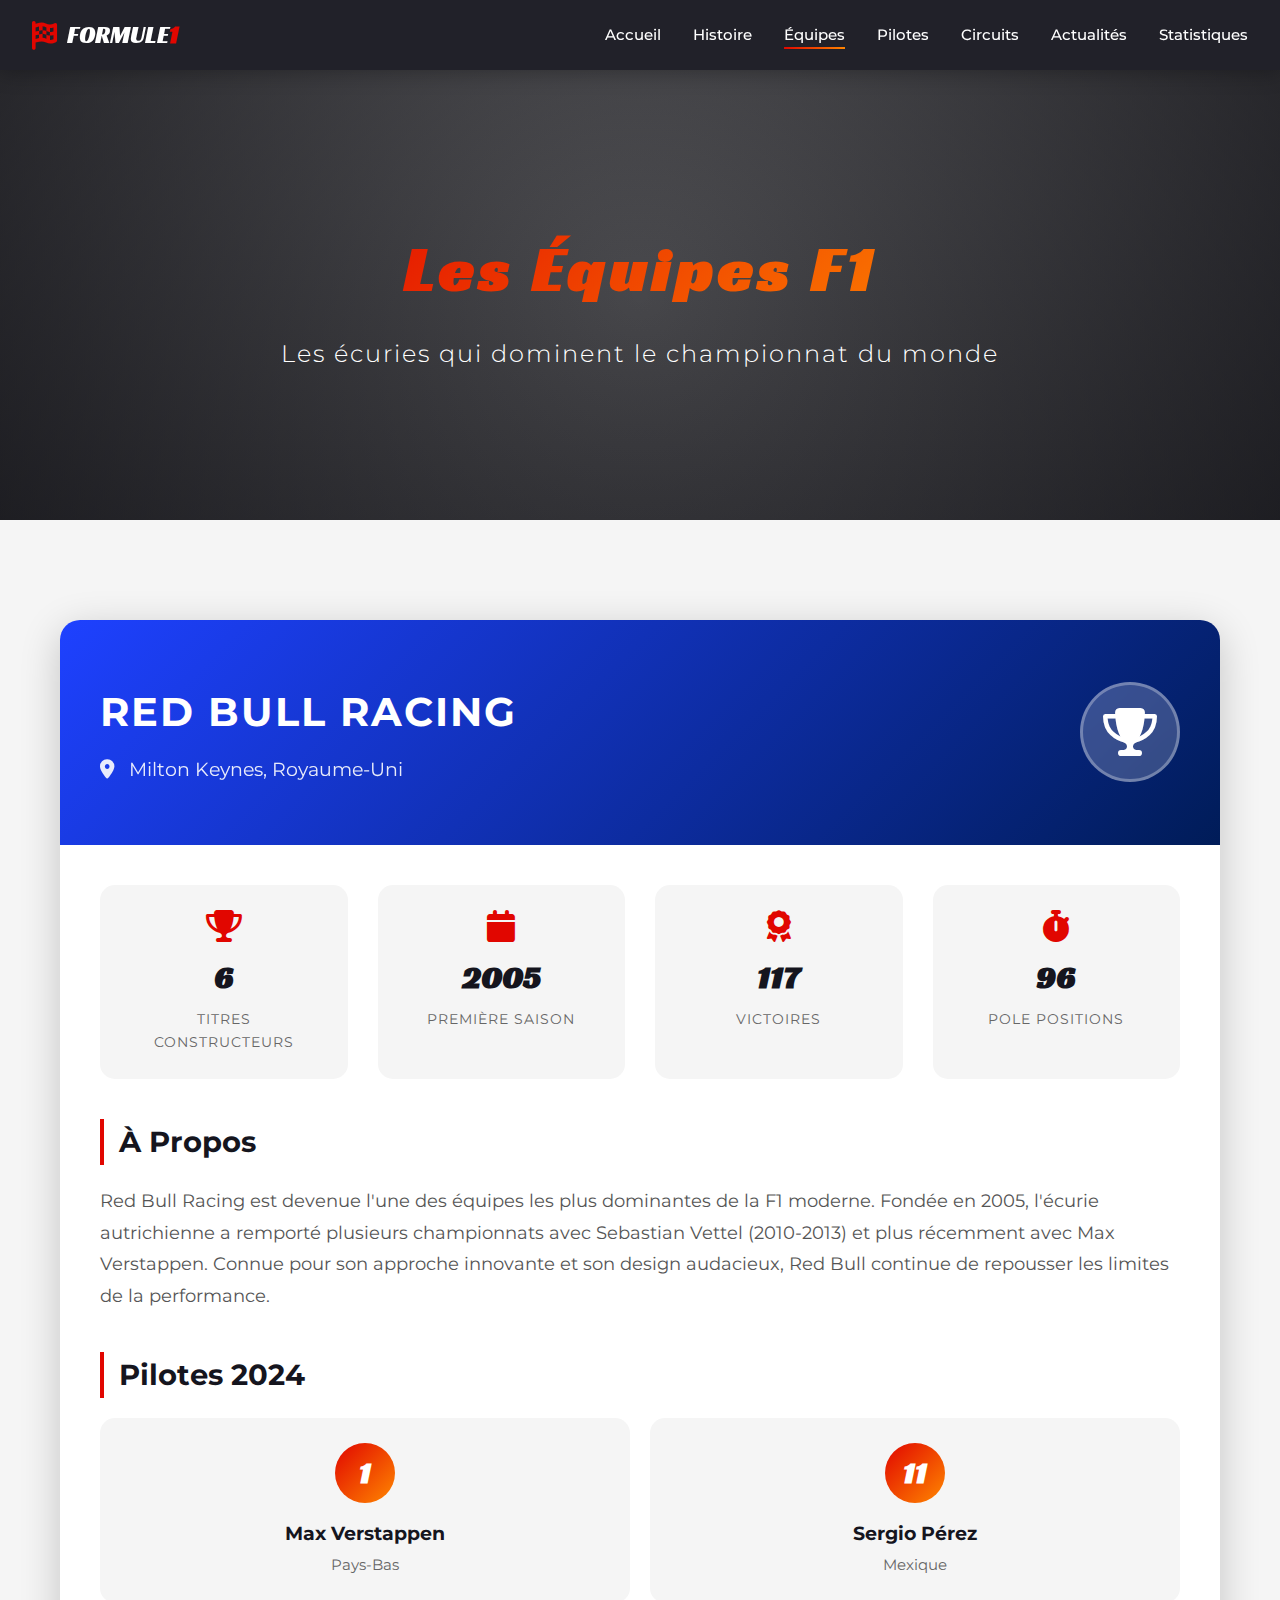
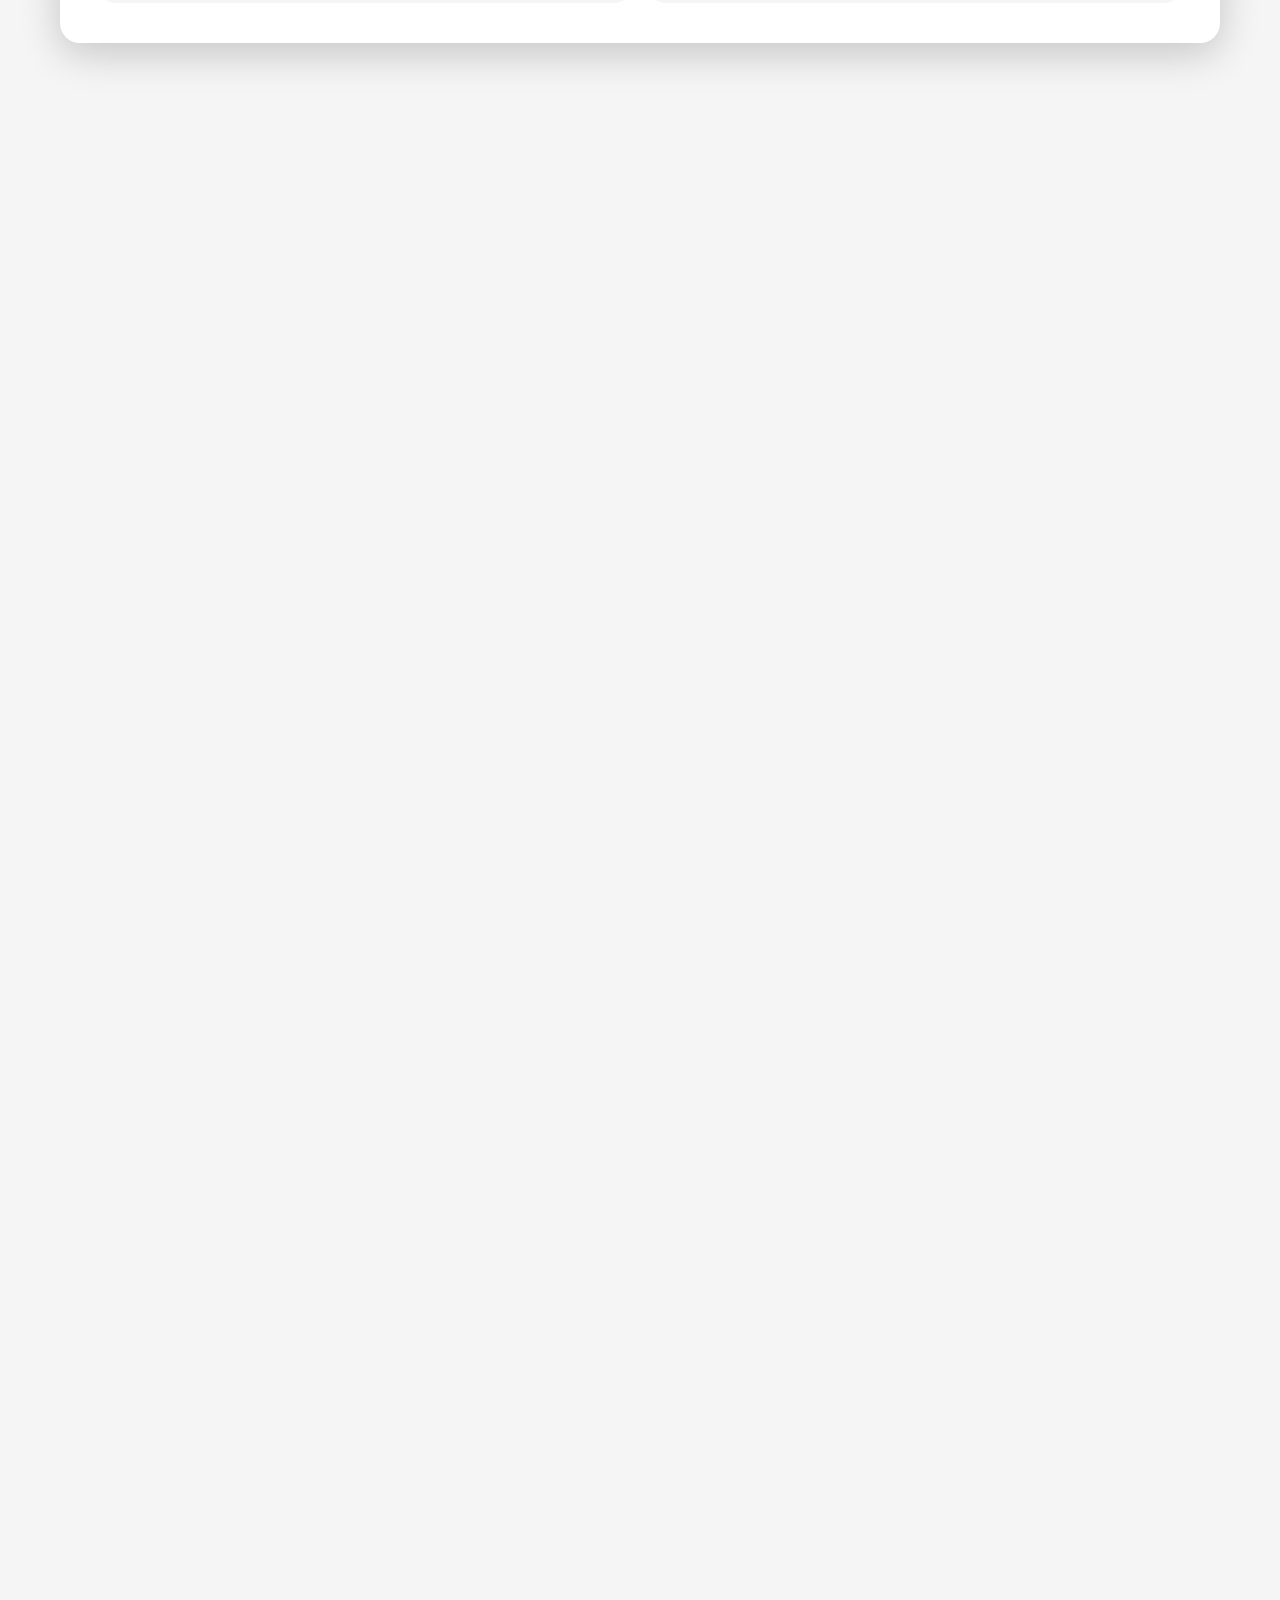
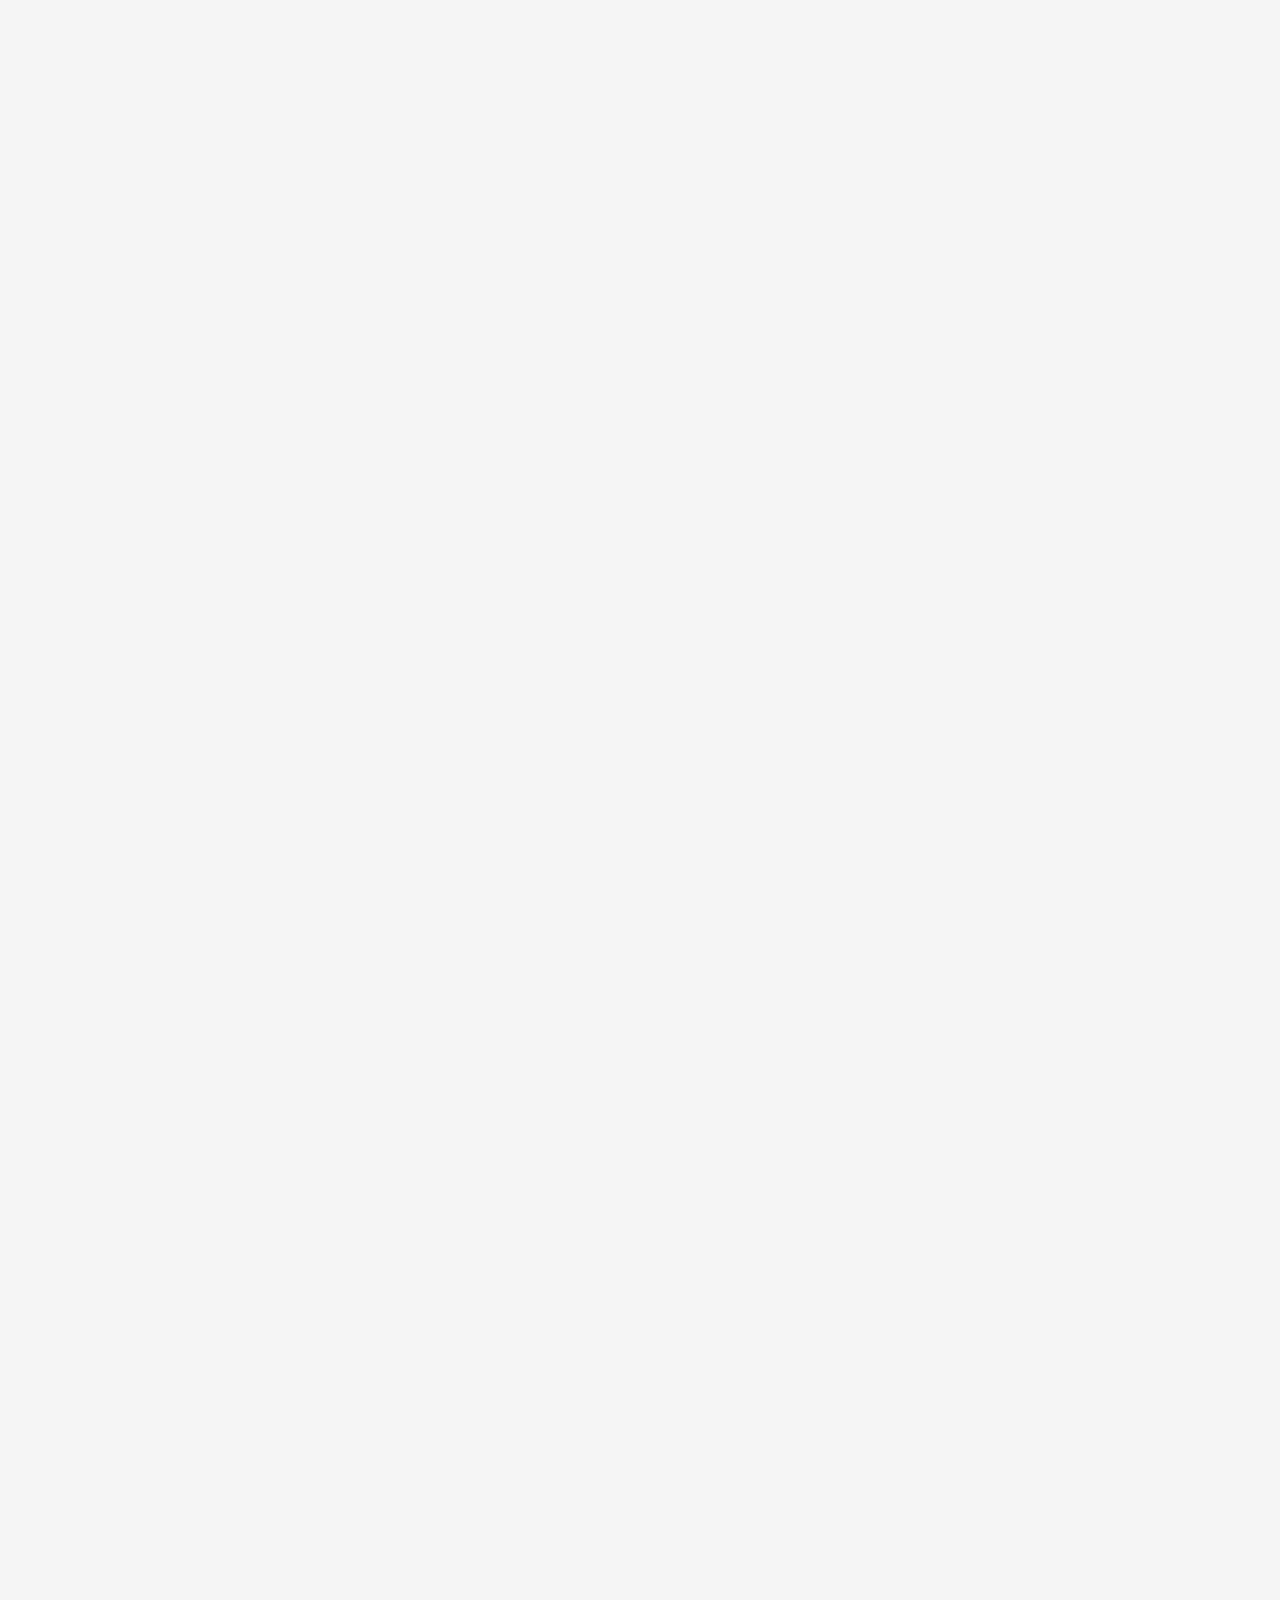
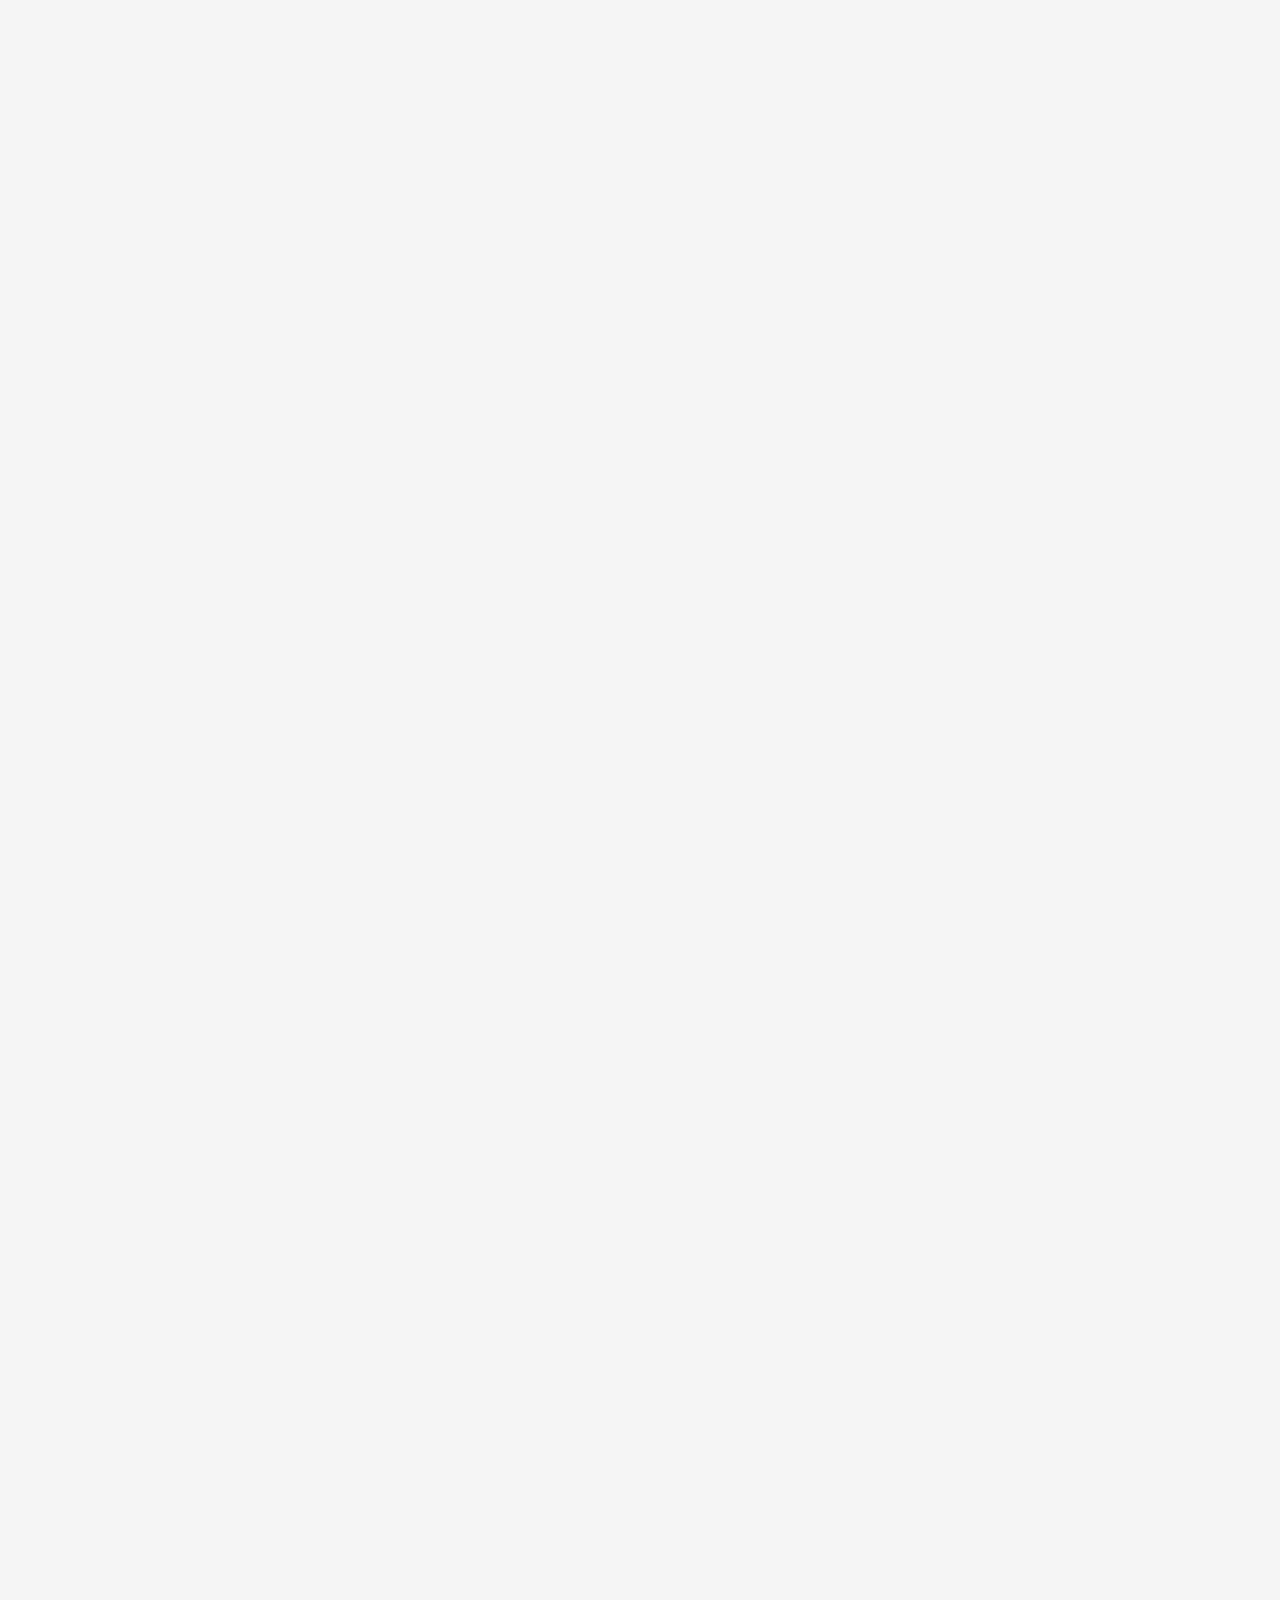
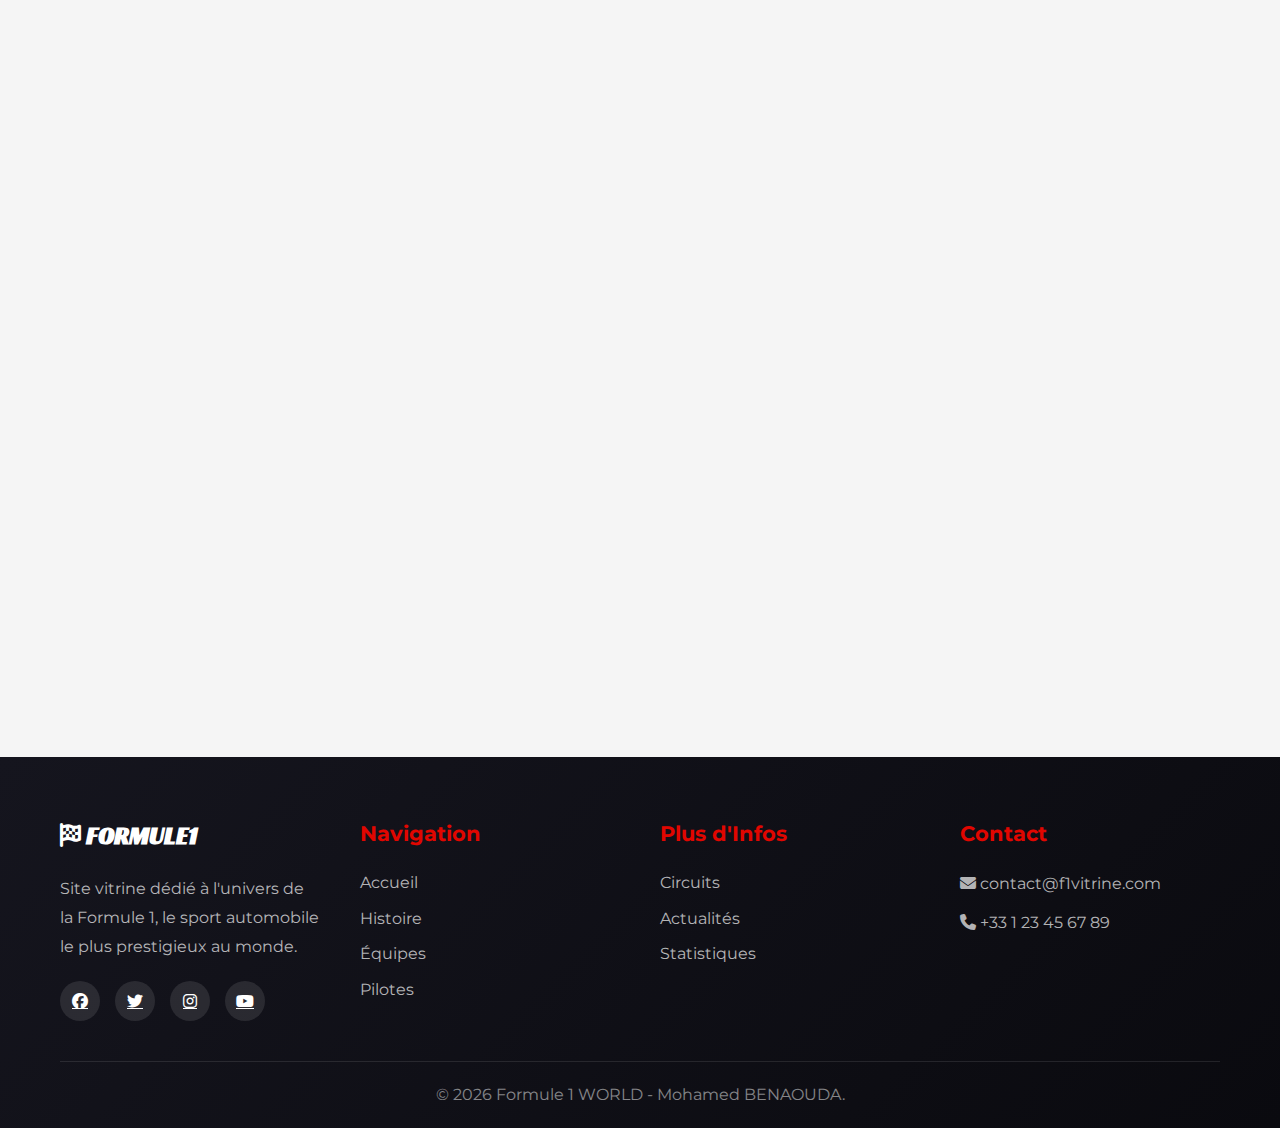
<file: equipes.html>
<!DOCTYPE html>
<html lang="fr">
<head>
    <meta charset="UTF-8">
    <meta name="viewport" content="width=device-width, initial-scale=1.0">
    <title>Équipes F1 2024 - Formule 1</title>
    <link rel="stylesheet" href="css/style.css">
    <link rel="stylesheet" href="css/pages.css">
    <link rel="stylesheet" href="https://cdn.jsdelivr.net/npm/@fortawesome/fontawesome-free@6.4.0/css/all.min.css">
    <link href="https://fonts.googleapis.com/css2?family=Montserrat:wght@300;400;600;700;900&family=Racing+Sans+One&display=swap" rel="stylesheet">
</head>
<body>
    <!-- Header & Navigation -->
    <header id="header">
        <nav class="navbar">
            <div class="nav-container">
                <div class="logo">
                    <i class="fas fa-flag-checkered"></i>
                    <span>FORMULE<strong>1</strong></span>
                </div>
                <ul class="nav-menu" id="navMenu">
                    <li><a href="index.html" class="nav-link">Accueil</a></li>
                    <li><a href="index.html#histoire" class="nav-link">Histoire</a></li>
                    <li><a href="equipes.html" class="nav-link active">Équipes</a></li>
                    <li><a href="pilotes.html" class="nav-link">Pilotes</a></li>
                    <li><a href="circuits.html" class="nav-link">Circuits</a></li>
                    <li><a href="index.html#actualites" class="nav-link">Actualités</a></li>
                    <li><a href="index.html#stats" class="nav-link">Statistiques</a></li>
                </ul>
                <div class="hamburger" id="hamburger">
                    <span></span>
                    <span></span>
                    <span></span>
                </div>
            </div>
        </nav>
    </header>

    <!-- Page Header -->
    <section class="page-header">
        <div class="page-header-overlay"></div>
        <div class="page-header-content">
            <h1>Les Équipes F1</h1>
            <p>Les écuries qui dominent le championnat du monde</p>
        </div>
    </section>

    <!-- Teams Section -->
    <section class="section teams-full">
        <div class="container">
            <!-- Red Bull Racing -->
            <div class="team-detail" data-aos="fade-up">
                <div class="team-detail-header" style="background: linear-gradient(135deg, #1E41FF 0%, #001C58 100%);">
                    <div class="team-detail-info">
                        <h2>Red Bull Racing</h2>
                        <p class="team-base"><i class="fas fa-map-marker-alt"></i> Milton Keynes, Royaume-Uni</p>
                    </div>
                    <div class="team-logo-badge">
                        <i class="fas fa-trophy"></i>
                    </div>
                </div>
                <div class="team-detail-content">
                    <div class="team-stats-row">
                        <div class="team-stat">
                            <i class="fas fa-trophy"></i>
                            <h4>6</h4>
                            <p>Titres Constructeurs</p>
                        </div>
                        <div class="team-stat">
                            <i class="fas fa-calendar"></i>
                            <h4>2005</h4>
                            <p>Première Saison</p>
                        </div>
                        <div class="team-stat">
                            <i class="fas fa-award"></i>
                            <h4>117</h4>
                            <p>Victoires</p>
                        </div>
                        <div class="team-stat">
                            <i class="fas fa-stopwatch"></i>
                            <h4>96</h4>
                            <p>Pole Positions</p>
                        </div>
                    </div>
                    <div class="team-description">
                        <h3>À Propos</h3>
                        <p>Red Bull Racing est devenue l'une des équipes les plus dominantes de la F1 moderne. Fondée en 2005, l'écurie autrichienne a remporté plusieurs championnats avec Sebastian Vettel (2010-2013) et plus récemment avec Max Verstappen. Connue pour son approche innovante et son design audacieux, Red Bull continue de repousser les limites de la performance.</p>
                    </div>
                    <div class="team-drivers">
                        <h3>Pilotes 2024</h3>
                        <div class="drivers-grid">
                            <div class="driver-mini-card">
                                <div class="driver-number">1</div>
                                <h4>Max Verstappen</h4>
                                <p>Pays-Bas</p>
                            </div>
                            <div class="driver-mini-card">
                                <div class="driver-number">11</div>
                                <h4>Sergio Pérez</h4>
                                <p>Mexique</p>
                            </div>
                        </div>
                    </div>
                </div>
            </div>

            <!-- Mercedes-AMG -->
            <div class="team-detail" data-aos="fade-up">
                <div class="team-detail-header" style="background: linear-gradient(135deg, #00D2BE 0%, #0090D1 100%);">
                    <div class="team-detail-info">
                        <h2>Mercedes-AMG Petronas</h2>
                        <p class="team-base"><i class="fas fa-map-marker-alt"></i> Brackley, Royaume-Uni</p>
                    </div>
                    <div class="team-logo-badge">
                        <i class="fas fa-star"></i>
                    </div>
                </div>
                <div class="team-detail-content">
                    <div class="team-stats-row">
                        <div class="team-stat">
                            <i class="fas fa-trophy"></i>
                            <h4>8</h4>
                            <p>Titres Constructeurs</p>
                        </div>
                        <div class="team-stat">
                            <i class="fas fa-calendar"></i>
                            <h4>1954</h4>
                            <p>Première Saison</p>
                        </div>
                        <div class="team-stat">
                            <i class="fas fa-award"></i>
                            <h4>125</h4>
                            <p>Victoires</p>
                        </div>
                        <div class="team-stat">
                            <i class="fas fa-stopwatch"></i>
                            <h4>136</h4>
                            <p>Pole Positions</p>
                        </div>
                    </div>
                    <div class="team-description">
                        <h3>À Propos</h3>
                        <p>Mercedes-AMG Petronas a dominé l'ère hybride de la F1 comme aucune autre équipe. Avec 8 titres constructeurs consécutifs (2014-2021), l'équipe allemande a établi de nouveaux standards d'excellence. Lewis Hamilton a remporté 6 de ses 7 titres mondiaux avec Mercedes. L'équipe continue d'être un acteur majeur avec son engagement envers l'innovation et la performance.</p>
                    </div>
                    <div class="team-drivers">
                        <h3>Pilotes 2024</h3>
                        <div class="drivers-grid">
                            <div class="driver-mini-card">
                                <div class="driver-number">44</div>
                                <h4>Lewis Hamilton</h4>
                                <p>Royaume-Uni</p>
                            </div>
                            <div class="driver-mini-card">
                                <div class="driver-number">63</div>
                                <h4>George Russell</h4>
                                <p>Royaume-Uni</p>
                            </div>
                        </div>
                    </div>
                </div>
            </div>

            <!-- Ferrari -->
            <div class="team-detail" data-aos="fade-up">
                <div class="team-detail-header" style="background: linear-gradient(135deg, #DC0000 0%, #8B0000 100%);">
                    <div class="team-detail-info">
                        <h2>Scuderia Ferrari</h2>
                        <p class="team-base"><i class="fas fa-map-marker-alt"></i> Maranello, Italie</p>
                    </div>
                    <div class="team-logo-badge">
                        <i class="fas fa-horse"></i>
                    </div>
                </div>
                <div class="team-detail-content">
                    <div class="team-stats-row">
                        <div class="team-stat">
                            <i class="fas fa-trophy"></i>
                            <h4>16</h4>
                            <p>Titres Constructeurs</p>
                        </div>
                        <div class="team-stat">
                            <i class="fas fa-calendar"></i>
                            <h4>1950</h4>
                            <p>Première Saison</p>
                        </div>
                        <div class="team-stat">
                            <i class="fas fa-award"></i>
                            <h4>243</h4>
                            <p>Victoires</p>
                        </div>
                        <div class="team-stat">
                            <i class="fas fa-stopwatch"></i>
                            <h4>247</h4>
                            <p>Pole Positions</p>
                        </div>
                    </div>
                    <div class="team-description">
                        <h3>À Propos</h3>
                        <p>Ferrari est la seule équipe à avoir participé à toutes les saisons de F1 depuis 1950. La Scuderia incarne la passion, l'histoire et le prestige du sport automobile. Avec 16 titres constructeurs et d'innombrables légendes comme Schumacher, Lauda et Villeneuve, Ferrari reste l'équipe la plus emblématique de la F1. Le cheval cabré représente l'excellence italienne et l'héritage racing.</p>
                    </div>
                    <div class="team-drivers">
                        <h3>Pilotes 2024</h3>
                        <div class="drivers-grid">
                            <div class="driver-mini-card">
                                <div class="driver-number">16</div>
                                <h4>Charles Leclerc</h4>
                                <p>Monaco</p>
                            </div>
                            <div class="driver-mini-card">
                                <div class="driver-number">55</div>
                                <h4>Carlos Sainz</h4>
                                <p>Espagne</p>
                            </div>
                        </div>
                    </div>
                </div>
            </div>

            <!-- McLaren -->
            <div class="team-detail" data-aos="fade-up">
                <div class="team-detail-header" style="background: linear-gradient(135deg, #FF8700 0%, #FF4500 100%);">
                    <div class="team-detail-info">
                        <h2>McLaren Racing</h2>
                        <p class="team-base"><i class="fas fa-map-marker-alt"></i> Woking, Royaume-Uni</p>
                    </div>
                    <div class="team-logo-badge">
                        <i class="fas fa-bolt"></i>
                    </div>
                </div>
                <div class="team-detail-content">
                    <div class="team-stats-row">
                        <div class="team-stat">
                            <i class="fas fa-trophy"></i>
                            <h4>8</h4>
                            <p>Titres Constructeurs</p>
                        </div>
                        <div class="team-stat">
                            <i class="fas fa-calendar"></i>
                            <h4>1966</h4>
                            <p>Première Saison</p>
                        </div>
                        <div class="team-stat">
                            <i class="fas fa-award"></i>
                            <h4>183</h4>
                            <p>Victoires</p>
                        </div>
                        <div class="team-stat">
                            <i class="fas fa-stopwatch"></i>
                            <h4>156</h4>
                            <p>Pole Positions</p>
                        </div>
                    </div>
                    <div class="team-description">
                        <h3>À Propos</h3>
                        <p>McLaren est l'une des équipes les plus titrées de la F1 avec une histoire riche en succès. Fondée par Bruce McLaren, l'équipe a vu passer des légendes comme Senna, Prost, Lauda et Hamilton. Après quelques années difficiles, McLaren est en pleine renaissance avec un retour au sommet du classement. L'équipe britannique continue d'innover et de viser les plus hautes marches du podium.</p>
                    </div>
                    <div class="team-drivers">
                        <h3>Pilotes 2024</h3>
                        <div class="drivers-grid">
                            <div class="driver-mini-card">
                                <div class="driver-number">4</div>
                                <h4>Lando Norris</h4>
                                <p>Royaume-Uni</p>
                            </div>
                            <div class="driver-mini-card">
                                <div class="driver-number">81</div>
                                <h4>Oscar Piastri</h4>
                                <p>Australie</p>
                            </div>
                        </div>
                    </div>
                </div>
            </div>

            <!-- Aston Martin -->
            <div class="team-detail" data-aos="fade-up">
                <div class="team-detail-header" style="background: linear-gradient(135deg, #006F62 0%, #003D34 100%);">
                    <div class="team-detail-info">
                        <h2>Aston Martin Aramco</h2>
                        <p class="team-base"><i class="fas fa-map-marker-alt"></i> Silverstone, Royaume-Uni</p>
                    </div>
                    <div class="team-logo-badge">
                        <i class="fas fa-shield-alt"></i>
                    </div>
                </div>
                <div class="team-detail-content">
                    <div class="team-stats-row">
                        <div class="team-stat">
                            <i class="fas fa-trophy"></i>
                            <h4>0</h4>
                            <p>Titres Constructeurs</p>
                        </div>
                        <div class="team-stat">
                            <i class="fas fa-calendar"></i>
                            <h4>2021</h4>
                            <p>Première Saison</p>
                        </div>
                        <div class="team-stat">
                            <i class="fas fa-award"></i>
                            <h4>1</h4>
                            <p>Victoires</p>
                        </div>
                        <div class="team-stat">
                            <i class="fas fa-stopwatch"></i>
                            <h4>1</h4>
                            <p>Pole Positions</p>
                        </div>
                    </div>
                    <div class="team-description">
                        <h3>À Propos</h3>
                        <p>Aston Martin a marqué le retour de la marque britannique emblématique en F1 en 2021. Avec des investissements massifs et l'arrivée de Fernando Alonso, l'équipe vise le sommet. Le British Racing Green emblématique est de retour sur les circuits, symbolisant l'ambition et le luxe de la marque. Aston Martin construit une infrastructure de classe mondiale pour concourir avec les meilleures équipes.</p>
                    </div>
                    <div class="team-drivers">
                        <h3>Pilotes 2024</h3>
                        <div class="drivers-grid">
                            <div class="driver-mini-card">
                                <div class="driver-number">14</div>
                                <h4>Fernando Alonso</h4>
                                <p>Espagne</p>
                            </div>
                            <div class="driver-mini-card">
                                <div class="driver-number">18</div>
                                <h4>Lance Stroll</h4>
                                <p>Canada</p>
                            </div>
                        </div>
                    </div>
                </div>
            </div>

            <!-- Alpine -->
            <div class="team-detail" data-aos="fade-up">
                <div class="team-detail-header" style="background: linear-gradient(135deg, #0090FF 0%, #FF1E8E 100%);">
                    <div class="team-detail-info">
                        <h2>BWT Alpine F1 Team</h2>
                        <p class="team-base"><i class="fas fa-map-marker-alt"></i> Enstone, Royaume-Uni</p>
                    </div>
                    <div class="team-logo-badge">
                        <i class="fas fa-mountain"></i>
                    </div>
                </div>
                <div class="team-detail-content">
                    <div class="team-stats-row">
                        <div class="team-stat">
                            <i class="fas fa-trophy"></i>
                            <h4>2</h4>
                            <p>Titres Constructeurs</p>
                        </div>
                        <div class="team-stat">
                            <i class="fas fa-calendar"></i>
                            <h4>1986</h4>
                            <p>Première Saison</p>
                        </div>
                        <div class="team-stat">
                            <i class="fas fa-award"></i>
                            <h4>21</h4>
                            <p>Victoires</p>
                        </div>
                        <div class="team-stat">
                            <i class="fas fa-stopwatch"></i>
                            <h4>20</h4>
                            <p>Pole Positions</p>
                        </div>
                    </div>
                    <div class="team-description">
                        <h3>À Propos</h3>
                        <p>Alpine représente le retour de Renault en tant que constructeur en F1. L'équipe française a une riche histoire avec deux titres mondiaux remportés avec Fernando Alonso (2005-2006). Avec un accent sur le développement des jeunes talents et l'innovation technique, Alpine vise à retrouver les sommets de la F1. Le bleu tricolore français flotte fièrement sur les circuits du monde.</p>
                    </div>
                    <div class="team-drivers">
                        <h3>Pilotes 2024</h3>
                        <div class="drivers-grid">
                            <div class="driver-mini-card">
                                <div class="driver-number">10</div>
                                <h4>Pierre Gasly</h4>
                                <p>France</p>
                            </div>
                            <div class="driver-mini-card">
                                <div class="driver-number">31</div>
                                <h4>Esteban Ocon</h4>
                                <p>France</p>
                            </div>
                        </div>
                    </div>
                </div>
            </div>
        </div>
    </section>

    <!-- Footer -->
    <footer class="footer">
        <div class="container">
            <div class="footer-content">
                <div class="footer-section">
                    <h3><i class="fas fa-flag-checkered"></i> FORMULE<strong>1</strong></h3>
                    <p>Site vitrine dédié à l'univers de la Formule 1, le sport automobile le plus prestigieux au monde.</p>
                    <div class="social-links">
                        <a href="#"><i class="fab fa-facebook"></i></a>
                        <a href="#"><i class="fab fa-twitter"></i></a>
                        <a href="#"><i class="fab fa-instagram"></i></a>
                        <a href="#"><i class="fab fa-youtube"></i></a>
                    </div>
                </div>
                <div class="footer-section">
                    <h4>Navigation</h4>
                    <ul class="footer-links">
                        <li><a href="index.html">Accueil</a></li>
                        <li><a href="index.html#histoire">Histoire</a></li>
                        <li><a href="equipes.html">Équipes</a></li>
                        <li><a href="pilotes.html">Pilotes</a></li>
                    </ul>
                </div>
                <div class="footer-section">
                    <h4>Plus d'Infos</h4>
                    <ul class="footer-links">
                        <li><a href="circuits.html">Circuits</a></li>
                        <li><a href="index.html#actualites">Actualités</a></li>
                        <li><a href="index.html#stats">Statistiques</a></li>
                    </ul>
                </div>
                <div class="footer-section">
                    <h4>Contact</h4>
                    <p><i class="fas fa-envelope"></i> contact@f1vitrine.com</p>
                    <p><i class="fas fa-phone"></i> +33 1 23 45 67 89</p>
                </div>
            </div>
            <div class="footer-bottom">
                <p>&copy; 2024 Formule 1 WORLD - Mohamed BENAOUDA.</p>
            </div>
        </div>
    </footer>

    <script src="js/main.js"></script>
</body>
</html>
</file>
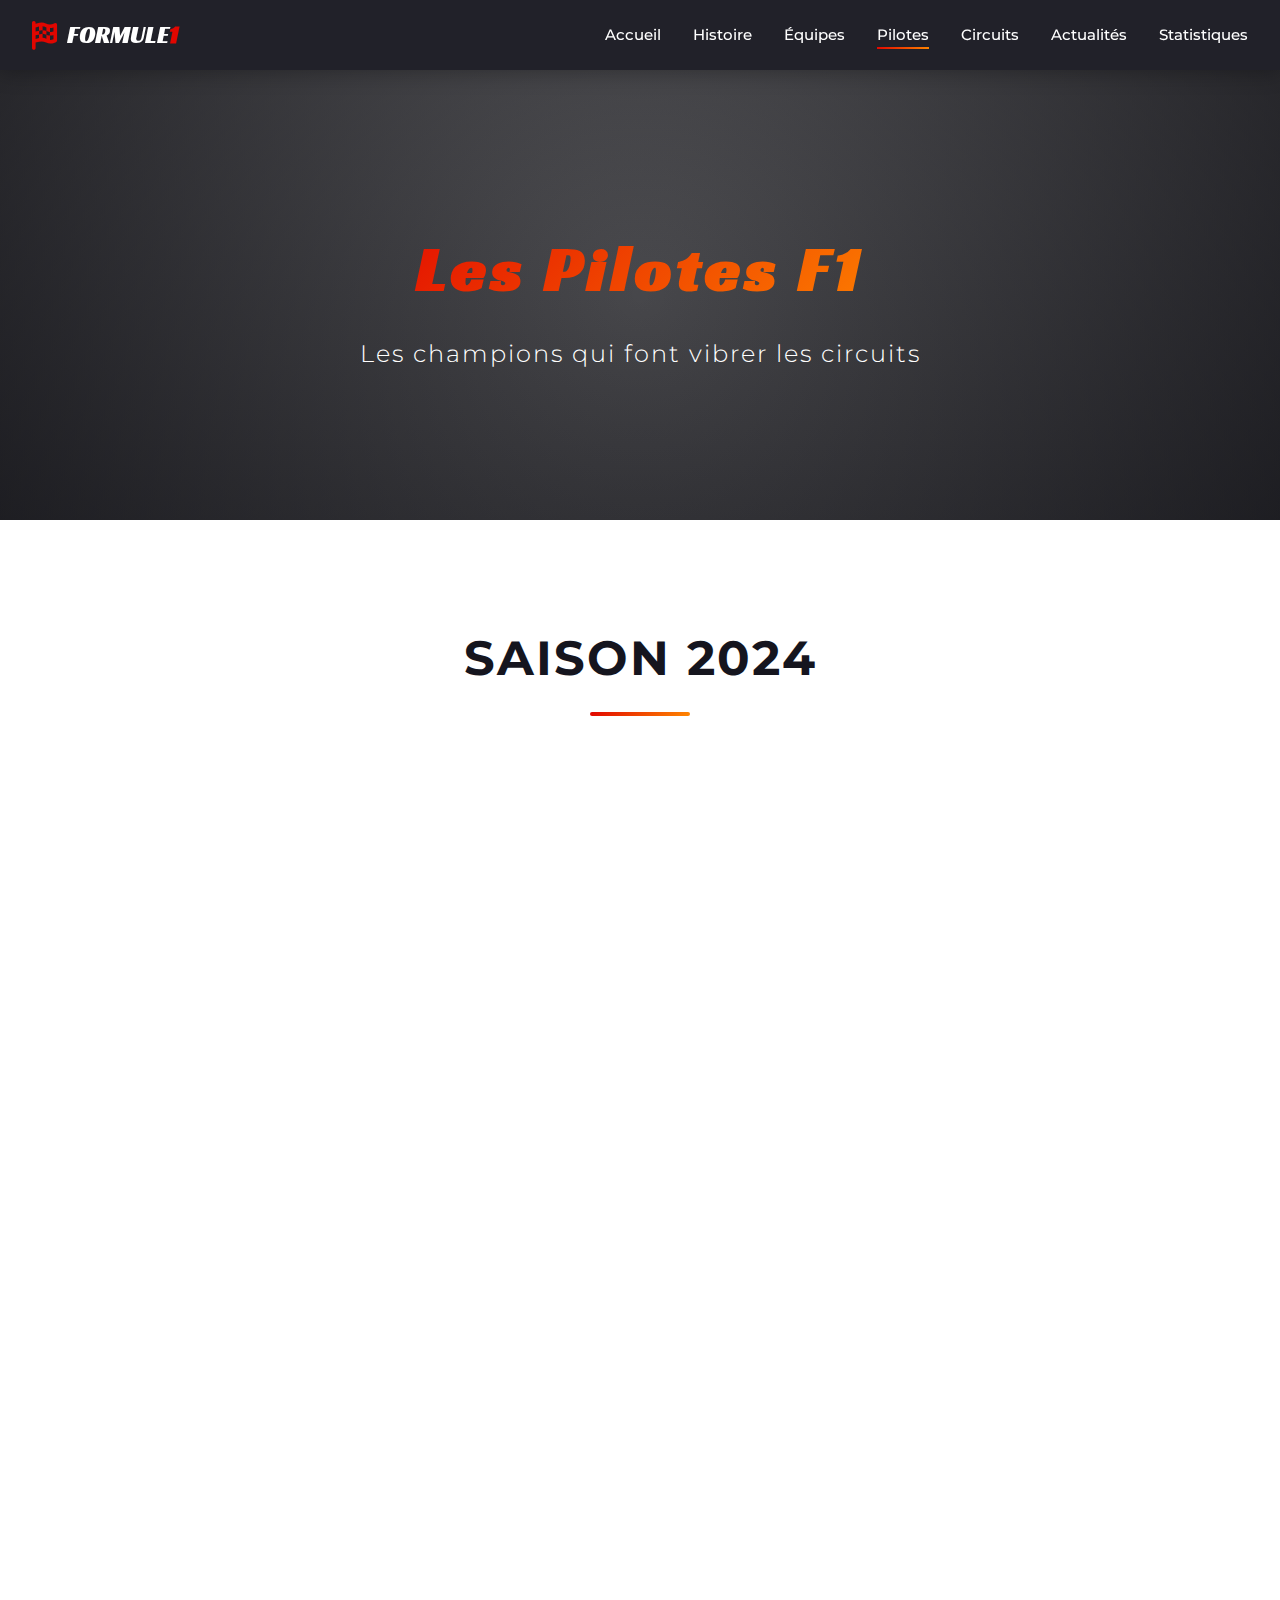
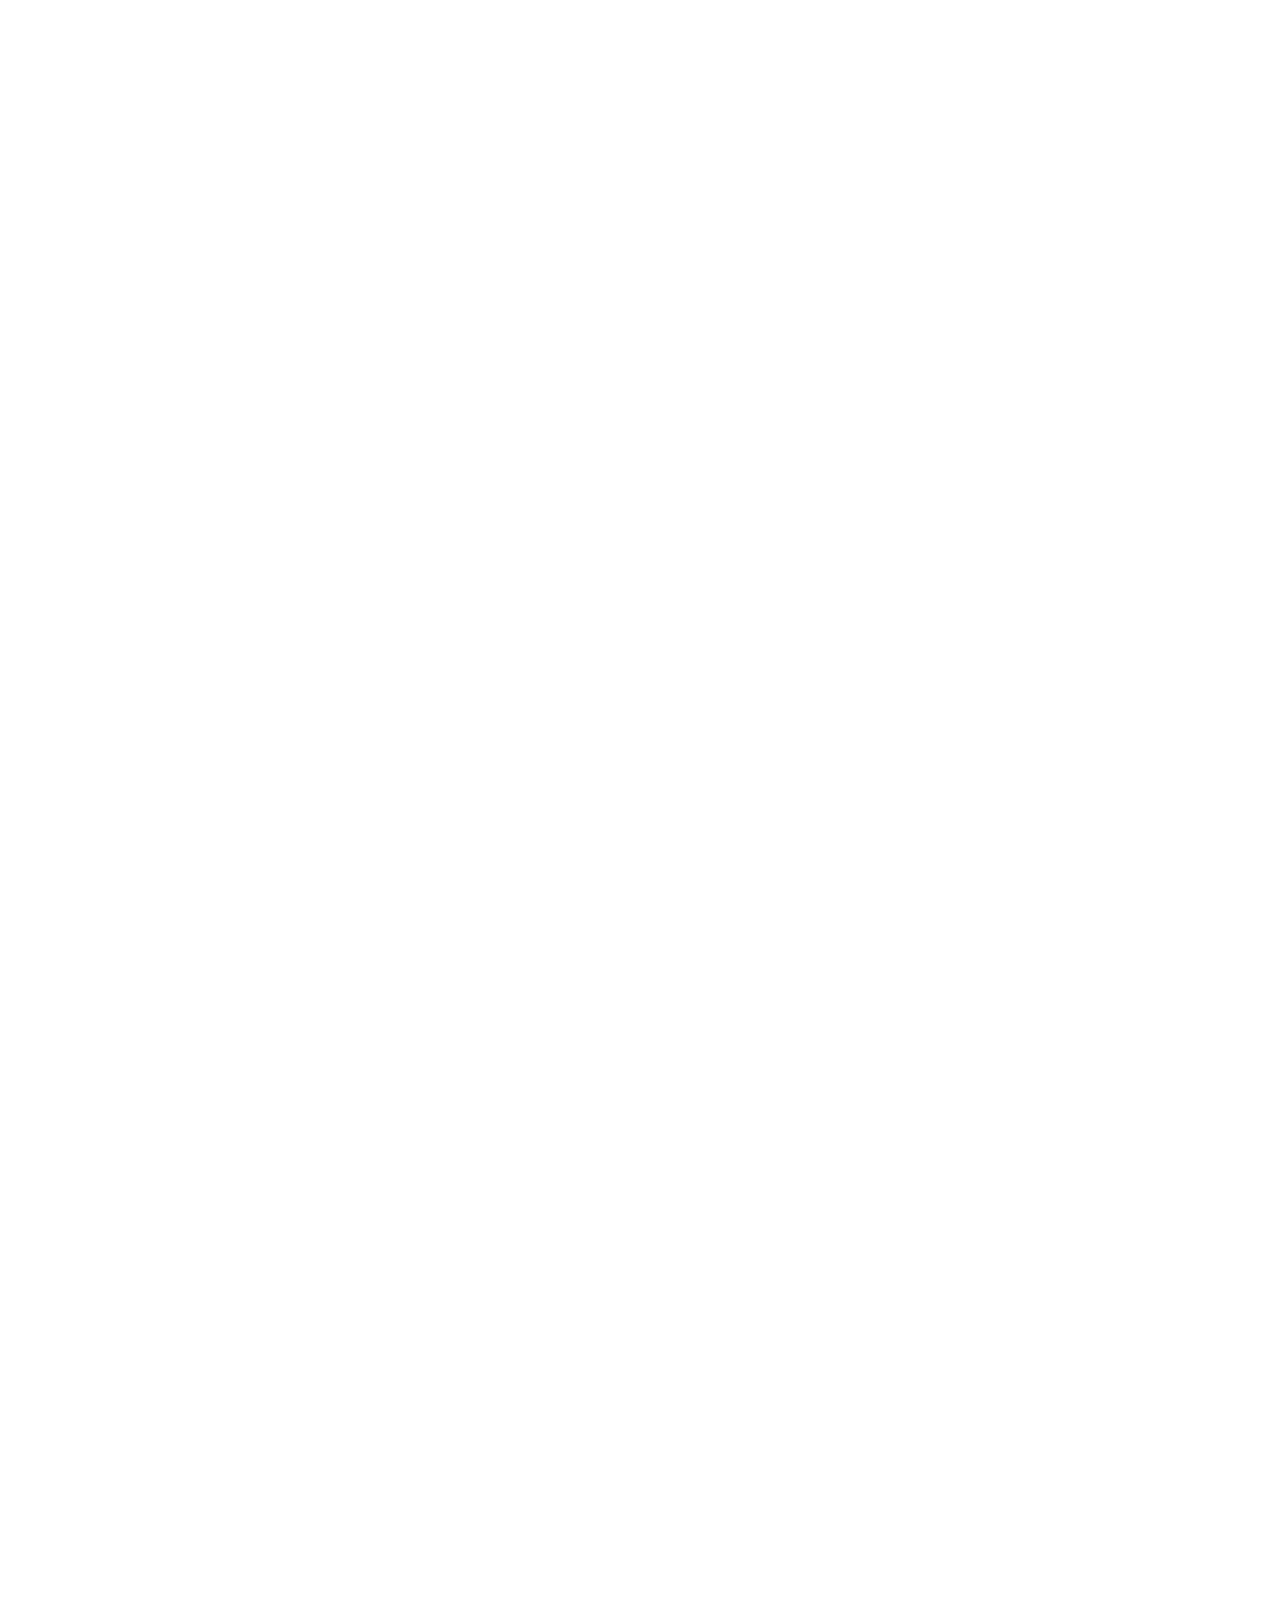
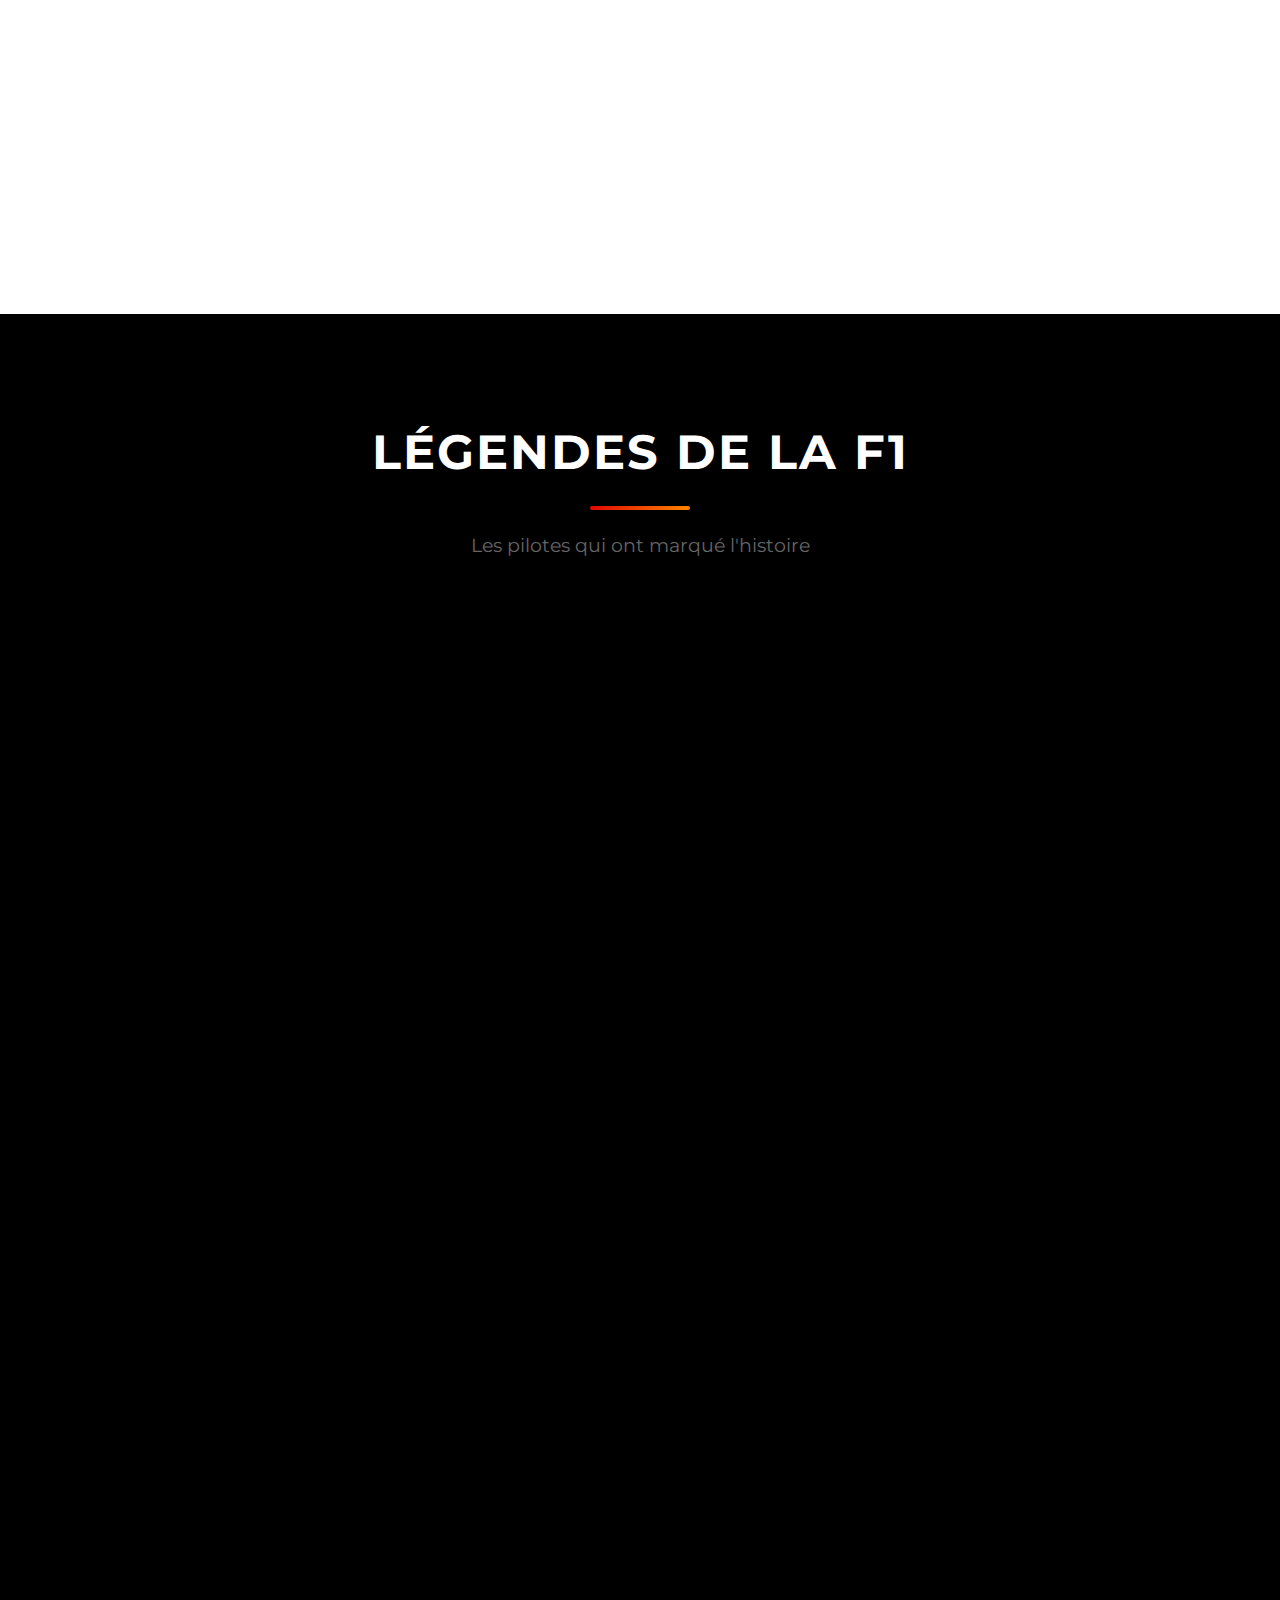
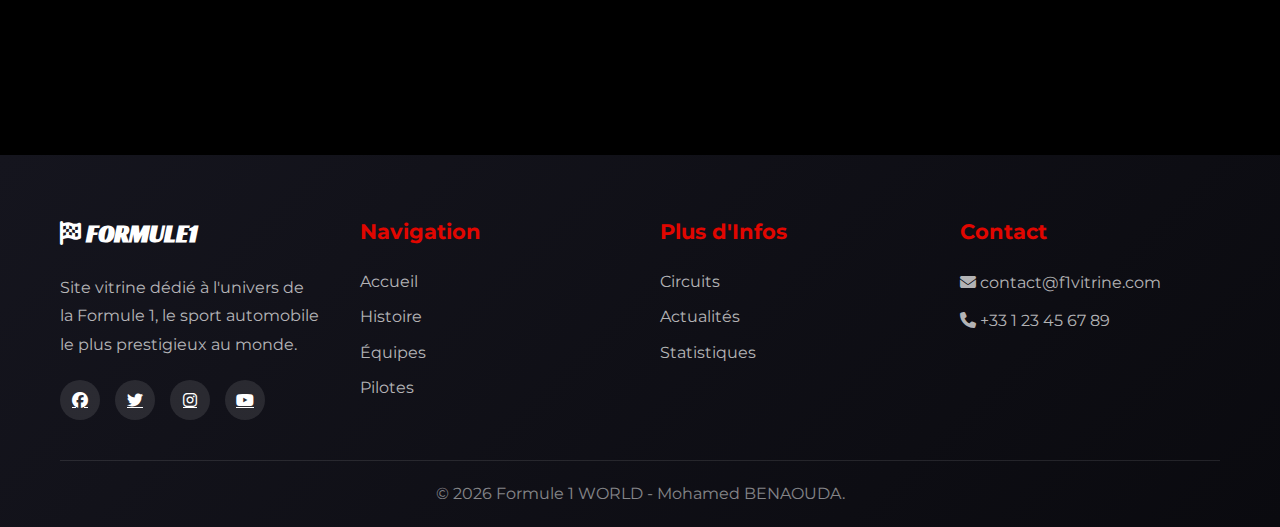
<file: pilotes.html>
<!DOCTYPE html>
<html lang="fr">
<head>
    <meta charset="UTF-8">
    <meta name="viewport" content="width=device-width, initial-scale=1.0">
    <title>Pilotes F1 2024 - Formule 1</title>
    <link rel="stylesheet" href="css/style.css">
    <link rel="stylesheet" href="css/pages.css">
    <link rel="stylesheet" href="https://cdn.jsdelivr.net/npm/@fortawesome/fontawesome-free@6.4.0/css/all.min.css">
    <link href="https://fonts.googleapis.com/css2?family=Montserrat:wght@300;400;600;700;900&family=Racing+Sans+One&display=swap" rel="stylesheet">
</head>
<body>
    <!-- Header & Navigation -->
    <header id="header">
        <nav class="navbar">
            <div class="nav-container">
                <div class="logo">
                    <i class="fas fa-flag-checkered"></i>
                    <span>FORMULE<strong>1</strong></span>
                </div>
                <ul class="nav-menu" id="navMenu">
                    <li><a href="index.html" class="nav-link">Accueil</a></li>
                    <li><a href="index.html#histoire" class="nav-link">Histoire</a></li>
                    <li><a href="equipes.html" class="nav-link">Équipes</a></li>
                    <li><a href="pilotes.html" class="nav-link active">Pilotes</a></li>
                    <li><a href="circuits.html" class="nav-link">Circuits</a></li>
                    <li><a href="index.html#actualites" class="nav-link">Actualités</a></li>
                    <li><a href="index.html#stats" class="nav-link">Statistiques</a></li>
                </ul>
                <div class="hamburger" id="hamburger">
                    <span></span>
                    <span></span>
                    <span></span>
                </div>
            </div>
        </nav>
    </header>

    <!-- Page Header -->
    <section class="page-header">
        <div class="page-header-overlay"></div>
        <div class="page-header-content">
            <h1>Les Pilotes F1</h1>
            <p>Les champions qui font vibrer les circuits</p>
        </div>
    </section>

    <!-- Drivers Grid -->
    <section class="section drivers-grid-section">
        <div class="container">
            <div class="section-header">
                <h2 class="section-title">Saison 2024</h2>
                <div class="section-line"></div>
            </div>

            <div class="drivers-grid-full">
                <!-- Max Verstappen -->
                <div class="driver-card" data-aos="fade-up">
                    <div class="driver-card-header" style="background: linear-gradient(135deg, #1E41FF 0%, #001C58 100%);">
                        <div class="driver-number-large">1</div>
                        <div class="driver-card-photo">
                            <i class="fas fa-user-circle"></i>
                        </div>
                    </div>
                    <div class="driver-card-content">
                        <h3>Max VERSTAPPEN</h3>
                        <p class="driver-team"><i class="fas fa-flag-checkered"></i> Red Bull Racing</p>
                        <p class="driver-nationality"><i class="fas fa-flag"></i> Pays-Bas</p>
                        <div class="driver-stats-mini">
                            <div class="stat-mini">
                                <strong>53</strong>
                                <span>Victoires</span>
                            </div>
                            <div class="stat-mini">
                                <strong>3</strong>
                                <span>Titres</span>
                            </div>
                            <div class="stat-mini">
                                <strong>32</strong>
                                <span>Poles</span>
                            </div>
                        </div>
                        <p class="driver-bio">Champion du monde en titre, Max Verstappen est actuellement le pilote le plus dominant de la grille. Son talent brut et sa détermination en font une référence.</p>
                    </div>
                </div>

                <!-- Lewis Hamilton -->
                <div class="driver-card" data-aos="fade-up" data-aos-delay="100">
                    <div class="driver-card-header" style="background: linear-gradient(135deg, #00D2BE 0%, #0090D1 100%);">
                        <div class="driver-number-large">44</div>
                        <div class="driver-card-photo">
                            <i class="fas fa-user-circle"></i>
                        </div>
                    </div>
                    <div class="driver-card-content">
                        <h3>Lewis HAMILTON</h3>
                        <p class="driver-team"><i class="fas fa-flag-checkered"></i> Mercedes-AMG</p>
                        <p class="driver-nationality"><i class="fas fa-flag"></i> Royaume-Uni</p>
                        <div class="driver-stats-mini">
                            <div class="stat-mini">
                                <strong>103</strong>
                                <span>Victoires</span>
                            </div>
                            <div class="stat-mini">
                                <strong>7</strong>
                                <span>Titres</span>
                            </div>
                            <div class="stat-mini">
                                <strong>104</strong>
                                <span>Poles</span>
                            </div>
                        </div>
                        <p class="driver-bio">Légende vivante de la F1, Hamilton détient de nombreux records. Son expérience et sa vitesse en font toujours un concurrent redoutable.</p>
                    </div>
                </div>

                <!-- Charles Leclerc -->
                <div class="driver-card" data-aos="fade-up" data-aos-delay="200">
                    <div class="driver-card-header" style="background: linear-gradient(135deg, #DC0000 0%, #8B0000 100%);">
                        <div class="driver-number-large">16</div>
                        <div class="driver-card-photo">
                            <i class="fas fa-user-circle"></i>
                        </div>
                    </div>
                    <div class="driver-card-content">
                        <h3>Charles LECLERC</h3>
                        <p class="driver-team"><i class="fas fa-flag-checkered"></i> Ferrari</p>
                        <p class="driver-nationality"><i class="fas fa-flag"></i> Monaco</p>
                        <div class="driver-stats-mini">
                            <div class="stat-mini">
                                <strong>5</strong>
                                <span>Victoires</span>
                            </div>
                            <div class="stat-mini">
                                <strong>0</strong>
                                <span>Titres</span>
                            </div>
                            <div class="stat-mini">
                                <strong>24</strong>
                                <span>Poles</span>
                            </div>
                        </div>
                        <p class="driver-bio">Pilote rapide et talentueux, Leclerc est l'espoir de Ferrari pour ramener un titre mondial à Maranello. Sa vitesse en qualifications est impressionnante.</p>
                    </div>
                </div>

                <!-- Fernando Alonso -->
                <div class="driver-card" data-aos="fade-up">
                    <div class="driver-card-header" style="background: linear-gradient(135deg, #006F62 0%, #003D34 100%);">
                        <div class="driver-number-large">14</div>
                        <div class="driver-card-photo">
                            <i class="fas fa-user-circle"></i>
                        </div>
                    </div>
                    <div class="driver-card-content">
                        <h3>Fernando ALONSO</h3>
                        <p class="driver-team"><i class="fas fa-flag-checkered"></i> Aston Martin</p>
                        <p class="driver-nationality"><i class="fas fa-flag"></i> Espagne</p>
                        <div class="driver-stats-mini">
                            <div class="stat-mini">
                                <strong>32</strong>
                                <span>Victoires</span>
                            </div>
                            <div class="stat-mini">
                                <strong>2</strong>
                                <span>Titres</span>
                            </div>
                            <div class="stat-mini">
                                <strong>22</strong>
                                <span>Poles</span>
                            </div>
                        </div>
                        <p class="driver-bio">À 42 ans, Alonso reste l'un des pilotes les plus compétitifs. Son expérience et sa passion pour la course sont inégalées.</p>
                    </div>
                </div>

                <!-- Lando Norris -->
                <div class="driver-card" data-aos="fade-up" data-aos-delay="100">
                    <div class="driver-card-header" style="background: linear-gradient(135deg, #FF8700 0%, #FF4500 100%);">
                        <div class="driver-number-large">4</div>
                        <div class="driver-card-photo">
                            <i class="fas fa-user-circle"></i>
                        </div>
                    </div>
                    <div class="driver-card-content">
                        <h3>Lando NORRIS</h3>
                        <p class="driver-team"><i class="fas fa-flag-checkered"></i> McLaren</p>
                        <p class="driver-nationality"><i class="fas fa-flag"></i> Royaume-Uni</p>
                        <div class="driver-stats-mini">
                            <div class="stat-mini">
                                <strong>1</strong>
                                <span>Victoires</span>
                            </div>
                            <div class="stat-mini">
                                <strong>0</strong>
                                <span>Titres</span>
                            </div>
                            <div class="stat-mini">
                                <strong>1</strong>
                                <span>Poles</span>
                            </div>
                        </div>
                        <p class="driver-bio">Jeune pilote britannique plein de talent, Norris s'impose progressivement comme l'un des futurs champions potentiels de la F1.</p>
                    </div>
                </div>

                <!-- Carlos Sainz -->
                <div class="driver-card" data-aos="fade-up" data-aos-delay="200">
                    <div class="driver-card-header" style="background: linear-gradient(135deg, #DC0000 0%, #8B0000 100%);">
                        <div class="driver-number-large">55</div>
                        <div class="driver-card-photo">
                            <i class="fas fa-user-circle"></i>
                        </div>
                    </div>
                    <div class="driver-card-content">
                        <h3>Carlos SAINZ</h3>
                        <p class="driver-team"><i class="fas fa-flag-checkered"></i> Ferrari</p>
                        <p class="driver-nationality"><i class="fas fa-flag"></i> Espagne</p>
                        <div class="driver-stats-mini">
                            <div class="stat-mini">
                                <strong>3</strong>
                                <span>Victoires</span>
                            </div>
                            <div class="stat-mini">
                                <strong>0</strong>
                                <span>Titres</span>
                            </div>
                            <div class="stat-mini">
                                <strong>5</strong>
                                <span>Poles</span>
                            </div>
                        </div>
                        <p class="driver-bio">Pilote solide et constant, Sainz a prouvé qu'il pouvait gagner des courses et être un partenaire de valeur chez Ferrari.</p>
                    </div>
                </div>

                <!-- George Russell -->
                <div class="driver-card" data-aos="fade-up">
                    <div class="driver-card-header" style="background: linear-gradient(135deg, #00D2BE 0%, #0090D1 100%);">
                        <div class="driver-number-large">63</div>
                        <div class="driver-card-photo">
                            <i class="fas fa-user-circle"></i>
                        </div>
                    </div>
                    <div class="driver-card-content">
                        <h3>George RUSSELL</h3>
                        <p class="driver-team"><i class="fas fa-flag-checkered"></i> Mercedes-AMG</p>
                        <p class="driver-nationality"><i class="fas fa-flag"></i> Royaume-Uni</p>
                        <div class="driver-stats-mini">
                            <div class="stat-mini">
                                <strong>2</strong>
                                <span>Victoires</span>
                            </div>
                            <div class="stat-mini">
                                <strong>0</strong>
                                <span>Titres</span>
                            </div>
                            <div class="stat-mini">
                                <strong>2</strong>
                                <span>Poles</span>
                            </div>
                        </div>
                        <p class="driver-bio">Rapide et méthodique, Russell représente le futur de Mercedes. Sa capacité à performer sous pression est remarquable.</p>
                    </div>
                </div>

                <!-- Sergio Pérez -->
                <div class="driver-card" data-aos="fade-up" data-aos-delay="100">
                    <div class="driver-card-header" style="background: linear-gradient(135deg, #1E41FF 0%, #001C58 100%);">
                        <div class="driver-number-large">11</div>
                        <div class="driver-card-photo">
                            <i class="fas fa-user-circle"></i>
                        </div>
                    </div>
                    <div class="driver-card-content">
                        <h3>Sergio PÉREZ</h3>
                        <p class="driver-team"><i class="fas fa-flag-checkered"></i> Red Bull Racing</p>
                        <p class="driver-nationality"><i class="fas fa-flag"></i> Mexique</p>
                        <div class="driver-stats-mini">
                            <div class="stat-mini">
                                <strong>6</strong>
                                <span>Victoires</span>
                            </div>
                            <div class="stat-mini">
                                <strong>0</strong>
                                <span>Titres</span>
                            </div>
                            <div class="stat-mini">
                                <strong>3</strong>
                                <span>Poles</span>
                            </div>
                        </div>
                        <p class="driver-bio">Pilote expérimenté et stratège, Pérez joue un rôle crucial dans les succès de Red Bull Racing avec sa gestion de course exceptionnelle.</p>
                    </div>
                </div>

                <!-- Oscar Piastri -->
                <div class="driver-card" data-aos="fade-up" data-aos-delay="200">
                    <div class="driver-card-header" style="background: linear-gradient(135deg, #FF8700 0%, #FF4500 100%);">
                        <div class="driver-number-large">81</div>
                        <div class="driver-card-photo">
                            <i class="fas fa-user-circle"></i>
                        </div>
                    </div>
                    <div class="driver-card-content">
                        <h3>Oscar PIASTRI</h3>
                        <p class="driver-team"><i class="fas fa-flag-checkered"></i> McLaren</p>
                        <p class="driver-nationality"><i class="fas fa-flag"></i> Australie</p>
                        <div class="driver-stats-mini">
                            <div class="stat-mini">
                                <strong>1</strong>
                                <span>Victoires</span>
                            </div>
                            <div class="stat-mini">
                                <strong>0</strong>
                                <span>Titres</span>
                            </div>
                            <div class="stat-mini">
                                <strong>0</strong>
                                <span>Poles</span>
                            </div>
                        </div>
                        <p class="driver-bio">Rookie prometteur, Piastri a impressionné dès sa première saison. Son talent naturel laisse présager un bel avenir en F1.</p>
                    </div>
                </div>

                <!-- Pierre Gasly -->
                <div class="driver-card" data-aos="fade-up">
                    <div class="driver-card-header" style="background: linear-gradient(135deg, #0090FF 0%, #FF1E8E 100%);">
                        <div class="driver-number-large">10</div>
                        <div class="driver-card-photo">
                            <i class="fas fa-user-circle"></i>
                        </div>
                    </div>
                    <div class="driver-card-content">
                        <h3>Pierre GASLY</h3>
                        <p class="driver-team"><i class="fas fa-flag-checkered"></i> Alpine</p>
                        <p class="driver-nationality"><i class="fas fa-flag"></i> France</p>
                        <div class="driver-stats-mini">
                            <div class="stat-mini">
                                <strong>1</strong>
                                <span>Victoires</span>
                            </div>
                            <div class="stat-mini">
                                <strong>0</strong>
                                <span>Titres</span>
                            </div>
                            <div class="stat-mini">
                                <strong>3</strong>
                                <span>Poles</span>
                            </div>
                        </div>
                        <p class="driver-bio">Pilote français rapide et déterminé, Gasly a montré sa classe avec une victoire mémorable à Monza en 2020.</p>
                    </div>
                </div>

                <!-- Esteban Ocon -->
                <div class="driver-card" data-aos="fade-up" data-aos-delay="100">
                    <div class="driver-card-header" style="background: linear-gradient(135deg, #0090FF 0%, #FF1E8E 100%);">
                        <div class="driver-number-large">31</div>
                        <div class="driver-card-photo">
                            <i class="fas fa-user-circle"></i>
                        </div>
                    </div>
                    <div class="driver-card-content">
                        <h3>Esteban OCON</h3>
                        <p class="driver-team"><i class="fas fa-flag-checkered"></i> Alpine</p>
                        <p class="driver-nationality"><i class="fas fa-flag"></i> France</p>
                        <div class="driver-stats-mini">
                            <div class="stat-mini">
                                <strong>1</strong>
                                <span>Victoires</span>
                            </div>
                            <div class="stat-mini">
                                <strong>0</strong>
                                <span>Titres</span>
                            </div>
                            <div class="stat-mini">
                                <strong>0</strong>
                                <span>Poles</span>
                            </div>
                        </div>
                        <p class="driver-bio">Pilote français tenace, Ocon a remporté son premier Grand Prix en Hongrie 2021. Sa détermination est son plus grand atout.</p>
                    </div>
                </div>

                <!-- Lance Stroll -->
                <div class="driver-card" data-aos="fade-up" data-aos-delay="200">
                    <div class="driver-card-header" style="background: linear-gradient(135deg, #006F62 0%, #003D34 100%);">
                        <div class="driver-number-large">18</div>
                        <div class="driver-card-photo">
                            <i class="fas fa-user-circle"></i>
                        </div>
                    </div>
                    <div class="driver-card-content">
                        <h3>Lance STROLL</h3>
                        <p class="driver-team"><i class="fas fa-flag-checkered"></i> Aston Martin</p>
                        <p class="driver-nationality"><i class="fas fa-flag"></i> Canada</p>
                        <div class="driver-stats-mini">
                            <div class="stat-mini">
                                <strong>0</strong>
                                <span>Victoires</span>
                            </div>
                            <div class="stat-mini">
                                <strong>0</strong>
                                <span>Titres</span>
                            </div>
                            <div class="stat-mini">
                                <strong>1</strong>
                                <span>Poles</span>
                            </div>
                        </div>
                        <p class="driver-bio">Pilote canadien régulier, Stroll a montré des moments de brillance, notamment sous la pluie et en qualifications.</p>
                    </div>
                </div>
            </div>
        </div>
    </section>

    <!-- Legends Section -->
    <section class="section legends-section" style="background:black;">
        <div class="container">
            <div class="section-header">
                <h2 class="section-title">Légendes de la F1</h2>
                <div class="section-line"></div>
                <p class="section-subtitle">Les pilotes qui ont marqué l'histoire</p>
            </div>

            <div class="legends-grid">
                <div class="legend-card" data-aos="fade-up">
                    <div class="legend-icon">👑</div>
                    <h3>Michael Schumacher</h3>
                    <p class="legend-years">1991 - 2012</p>
                    <div class="legend-stats">
                        <span>7 Titres Mondiaux</span>
                        <span>91 Victoires</span>
                    </div>
                    <p class="legend-bio">Légende allemande qui a dominé la F1 dans les années 2000 avec Ferrari.</p>
                </div>

                <div class="legend-card" data-aos="fade-up" data-aos-delay="100">
                    <div class="legend-icon">⚡</div>
                    <h3>Ayrton Senna</h3>
                    <p class="legend-years">1984 - 1994</p>
                    <div class="legend-stats">
                        <span>3 Titres Mondiaux</span>
                        <span>41 Victoires</span>
                    </div>
                    <p class="legend-bio">Pilote brésilien iconique, considéré comme l'un des plus grands de tous les temps.</p>
                </div>

                <div class="legend-card" data-aos="fade-up" data-aos-delay="200">
                    <div class="legend-icon">🏆</div>
                    <h3>Alain Prost</h3>
                    <p class="legend-years">1980 - 1993</p>
                    <div class="legend-stats">
                        <span>4 Titres Mondiaux</span>
                        <span>51 Victoires</span>
                    </div>
                    <p class="legend-bio">"Le Professeur" français, maître de la stratégie et de la régularité.</p>
                </div>

                <div class="legend-card" data-aos="fade-up">
                    <div class="legend-icon">🔥</div>
                    <h3>Juan Manuel Fangio</h3>
                    <p class="legend-years">1950 - 1958</p>
                    <div class="legend-stats">
                        <span>5 Titres Mondiaux</span>
                        <span>24 Victoires</span>
                    </div>
                    <p class="legend-bio">Premier grand champion argentin, il a dominé les premières années de la F1.</p>
                </div>

                <div class="legend-card" data-aos="fade-up" data-aos-delay="100">
                    <div class="legend-icon">🎯</div>
                    <h3>Niki Lauda</h3>
                    <p class="legend-years">1971 - 1985</p>
                    <div class="legend-stats">
                        <span>3 Titres Mondiaux</span>
                        <span>25 Victoires</span>
                    </div>
                    <p class="legend-bio">Pilote autrichien courageux, célèbre pour son retour héroïque après son accident.</p>
                </div>

                <div class="legend-card" data-aos="fade-up" data-aos-delay="200">
                    <div class="legend-icon">🌟</div>
                    <h3>Jim Clark</h3>
                    <p class="legend-years">1960 - 1968</p>
                    <div class="legend-stats">
                        <span>2 Titres Mondiaux</span>
                        <span>25 Victoires</span>
                    </div>
                    <p class="legend-bio">Pilote écossais brillant, considéré comme l'un des plus talentueux de l'histoire.</p>
                </div>
            </div>
        </div>
    </section>

    <!-- Footer -->
    <footer class="footer">
        <div class="container">
            <div class="footer-content">
                <div class="footer-section">
                    <h3><i class="fas fa-flag-checkered"></i> FORMULE<strong>1</strong></h3>
                    <p>Site vitrine dédié à l'univers de la Formule 1, le sport automobile le plus prestigieux au monde.</p>
                    <div class="social-links">
                        <a href="#"><i class="fab fa-facebook"></i></a>
                        <a href="#"><i class="fab fa-twitter"></i></a>
                        <a href="#"><i class="fab fa-instagram"></i></a>
                        <a href="#"><i class="fab fa-youtube"></i></a>
                    </div>
                </div>
                <div class="footer-section">
                    <h4>Navigation</h4>
                    <ul class="footer-links">
                        <li><a href="index.html">Accueil</a></li>
                        <li><a href="index.html#histoire">Histoire</a></li>
                        <li><a href="equipes.html">Équipes</a></li>
                        <li><a href="pilotes.html">Pilotes</a></li>
                    </ul>
                </div>
                <div class="footer-section">
                    <h4>Plus d'Infos</h4>
                    <ul class="footer-links">
                        <li><a href="circuits.html">Circuits</a></li>
                        <li><a href="index.html#actualites">Actualités</a></li>
                        <li><a href="index.html#stats">Statistiques</a></li>
                    </ul>
                </div>
                <div class="footer-section">
                    <h4>Contact</h4>
                    <p><i class="fas fa-envelope"></i> contact@f1vitrine.com</p>
                    <p><i class="fas fa-phone"></i> +33 1 23 45 67 89</p>
                </div>
            </div>
            <div class="footer-bottom">
                <p>&copy; 2024 Formule 1 WORLD - Mohamed BENAOUDA.</p>
            </div>
        </div>
    </footer>

    <script src="js/main.js"></script>
</body>
</html>
</file>
<file: css/pages.css>
/* ============================
   PAGE HEADER
   ============================ */
.page-header {
    height: 50vh;
    min-height: 400px;
    background: linear-gradient(rgba(10, 10, 15, 0.7), rgba(10, 10, 15, 0.8)),
                url('https://images.unsplash.com/photo-1540747913346-19e32dc3e97e?w=1920') center/cover;
    display: flex;
    align-items: center;
    justify-content: center;
    position: relative;
    margin-top: 70px;
}

.page-header-overlay {
    position: absolute;
    top: 0;
    left: 0;
    width: 100%;
    height: 100%;
    background: radial-gradient(circle at center, transparent 0%, rgba(10, 10, 15, 0.6) 100%);
}

.page-header-content {
    text-align: center;
    color: var(--text-light);
    z-index: 2;
}

.page-header-content h1 {
    font-family: 'Racing Sans One', cursive;
    font-size: 4rem;
    font-weight: 900;
    letter-spacing: 5px;
    margin-bottom: 1rem;
    background: var(--gradient-primary);
    -webkit-background-clip: text;
    -webkit-text-fill-color: transparent;
    background-clip: text;
}

.page-header-content p {
    font-size: 1.5rem;
    font-weight: 300;
    letter-spacing: 2px;
}

/* ============================
   TEAMS DETAIL PAGE
   ============================ */
.teams-full {
    background: var(--bg-light);
}

.team-detail {
    background: white;
    border-radius: 20px;
    overflow: hidden;
    box-shadow: var(--shadow);
    margin-bottom: 50px;
}

.team-detail-header {
    padding: 60px 40px;
    color: white;
    display: flex;
    justify-content: space-between;
    align-items: center;
}

.team-detail-info h2 {
    font-size: 2.5rem;
    font-weight: 700;
    margin-bottom: 10px;
    text-transform: uppercase;
    letter-spacing: 2px;
}

.team-base {
    font-size: 1.2rem;
    opacity: 0.9;
}

.team-base i {
    margin-right: 10px;
}

.team-logo-badge {
    width: 100px;
    height: 100px;
    background: rgba(255, 255, 255, 0.2);
    border-radius: 50%;
    display: flex;
    align-items: center;
    justify-content: center;
    font-size: 3rem;
    backdrop-filter: blur(10px);
    border: 3px solid rgba(255, 255, 255, 0.3);
}

.team-detail-content {
    padding: 40px;
}

.team-stats-row {
    display: grid;
    grid-template-columns: repeat(auto-fit, minmax(150px, 1fr));
    gap: 30px;
    margin-bottom: 40px;
}

.team-stat {
    text-align: center;
    padding: 25px;
    background: var(--bg-light);
    border-radius: 15px;
    transition: transform 0.3s ease;
}

.team-stat:hover {
    transform: translateY(-5px);
    background: linear-gradient(135deg, rgba(225, 6, 0, 0.1), rgba(255, 135, 0, 0.1));
}

.team-stat i {
    font-size: 2rem;
    color: var(--primary-color);
    margin-bottom: 10px;
}

.team-stat h4 {
    font-size: 2rem;
    font-weight: 700;
    color: var(--secondary-color);
    margin-bottom: 5px;
    font-family: 'Racing Sans One', cursive;
}

.team-stat p {
    color: #666;
    font-size: 0.9rem;
    text-transform: uppercase;
    letter-spacing: 1px;
}

.team-description {
    margin-bottom: 40px;
}

.team-description h3 {
    font-size: 1.8rem;
    color: var(--secondary-color);
    margin-bottom: 20px;
    border-left: 4px solid var(--primary-color);
    padding-left: 15px;
}

.team-description p {
    line-height: 1.8;
    color: #555;
    font-size: 1.1rem;
}

.team-drivers h3 {
    font-size: 1.8rem;
    color: var(--secondary-color);
    margin-bottom: 20px;
    border-left: 4px solid var(--primary-color);
    padding-left: 15px;
}

.drivers-grid {
    display: grid;
    grid-template-columns: repeat(auto-fit, minmax(200px, 1fr));
    gap: 20px;
}

.driver-mini-card {
    background: var(--bg-light);
    padding: 25px;
    border-radius: 15px;
    text-align: center;
    transition: all 0.3s ease;
}

.driver-mini-card:hover {
    transform: translateY(-5px);
    box-shadow: 0 10px 30px rgba(0, 0, 0, 0.15);
}

.driver-number {
    width: 60px;
    height: 60px;
    background: var(--gradient-primary);
    color: white;
    border-radius: 50%;
    display: flex;
    align-items: center;
    justify-content: center;
    font-size: 1.8rem;
    font-weight: 700;
    font-family: 'Racing Sans One', cursive;
    margin: 0 auto 15px;
}

.driver-mini-card h4 {
    font-size: 1.2rem;
    color: var(--secondary-color);
    margin-bottom: 5px;
}

.driver-mini-card p {
    color: #666;
    font-size: 0.95rem;
}

/* ============================
   DRIVERS PAGE
   ============================ */
.drivers-grid-full {
    display: grid;
    grid-template-columns: repeat(auto-fit, minmax(320px, 1fr));
    gap: 30px;
}

.driver-card {
    background: white;
    border-radius: 20px;
    overflow: hidden;
    box-shadow: var(--shadow);
    transition: transform 0.3s ease, box-shadow 0.3s ease;
}

.driver-card:hover {
    transform: translateY(-10px);
    box-shadow: var(--shadow-hover);
}

.driver-card-header {
    padding: 40px 20px;
    color: white;
    display: flex;
    justify-content: space-between;
    align-items: center;
}

.driver-number-large {
    font-size: 5rem;
    font-weight: 900;
    font-family: 'Racing Sans One', cursive;
    opacity: 0.3;
}

.driver-card-photo {
    width: 80px;
    height: 80px;
    background: rgba(255, 255, 255, 0.2);
    border-radius: 50%;
    display: flex;
    align-items: center;
    justify-content: center;
    backdrop-filter: blur(10px);
    border: 3px solid rgba(255, 255, 255, 0.3);
}

.driver-card-photo i {
    font-size: 3rem;
}

.driver-card-content {
    padding: 30px;
}

.driver-card-content h3 {
    font-size: 1.5rem;
    font-weight: 700;
    color: var(--secondary-color);
    margin-bottom: 10px;
    text-transform: uppercase;
    letter-spacing: 1px;
}

.driver-team,
.driver-nationality {
    color: #666;
    margin-bottom: 8px;
    font-size: 0.95rem;
}

.driver-team i,
.driver-nationality i {
    color: var(--primary-color);
    margin-right: 8px;
}

.driver-stats-mini {
    display: flex;
    justify-content: space-around;
    margin: 20px 0;
    padding: 20px 0;
    border-top: 2px solid var(--bg-light);
    border-bottom: 2px solid var(--bg-light);
}

.stat-mini {
    text-align: center;
}

.stat-mini strong {
    display: block;
    font-size: 1.8rem;
    color: var(--primary-color);
    font-family: 'Racing Sans One', cursive;
    margin-bottom: 5px;
}

.stat-mini span {
    font-size: 0.75rem;
    color: #666;
    text-transform: uppercase;
    letter-spacing: 1px;
}

.driver-bio {
    line-height: 1.6;
    color: #555;
    font-size: 0.95rem;
}

/* ============================
   LEGENDS SECTION
   ============================ */
.legends-section {
    background: var(--gradient-dark);
    color: var(--text-light);
}

.legends-section .section-title {
    color: var(--text-light);
}

.legends-grid {
    display: grid;
    grid-template-columns: repeat(auto-fit, minmax(300px, 1fr));
    gap: 30px;
}

.legend-card {
    background: rgba(255, 255, 255, 0.05);
    padding: 40px 30px;
    border-radius: 20px;
    text-align: center;
    backdrop-filter: blur(10px);
    border: 2px solid rgba(255, 255, 255, 0.1);
    transition: all 0.3s ease;
}

.legend-card:hover {
    background: rgba(255, 255, 255, 0.1);
    transform: translateY(-10px);
    border-color: var(--primary-color);
}

.legend-icon {
    font-size: 4rem;
    margin-bottom: 20px;
}

.legend-card h3 {
    font-size: 1.8rem;
    color: var(--text-light);
    margin-bottom: 10px;
}

.legend-years {
    color: var(--primary-color);
    font-size: 1rem;
    margin-bottom: 20px;
    font-weight: 600;
}

.legend-stats {
    display: flex;
    justify-content: center;
    gap: 20px;
    margin: 20px 0;
    padding: 20px 0;
    border-top: 1px solid rgba(255, 255, 255, 0.2);
    border-bottom: 1px solid rgba(255, 255, 255, 0.2);
}

.legend-stats span {
    font-size: 0.85rem;
    color: rgba(255, 255, 255, 0.8);
    background: rgba(255, 255, 255, 0.1);
    padding: 8px 15px;
    border-radius: 20px;
}

.legend-bio {
    color: rgba(255, 255, 255, 0.7);
    line-height: 1.6;
    font-size: 0.95rem;
}

/* ============================
   CIRCUITS PAGE
   ============================ */
.circuits-grid {
    display: grid;
    grid-template-columns: repeat(auto-fit, minmax(350px, 1fr));
    gap: 30px;
}

.circuit-card {
    background: white;
    border-radius: 20px;
    overflow: hidden;
    box-shadow: var(--shadow);
    transition: transform 0.3s ease, box-shadow 0.3s ease;
}

.circuit-card:hover {
    transform: translateY(-10px);
    box-shadow: var(--shadow-hover);
}

.circuit-image {
    height: 250px;
    position: relative;
}

.circuit-flag {
    position: absolute;
    top: 20px;
    right: 20px;
    font-size: 3rem;
    background: rgba(255, 255, 255, 0.9);
    width: 70px;
    height: 70px;
    border-radius: 50%;
    display: flex;
    align-items: center;
    justify-content: center;
    box-shadow: 0 5px 20px rgba(0, 0, 0, 0.3);
}

.circuit-content {
    padding: 30px;
}

.circuit-content h3 {
    font-size: 1.8rem;
    color: var(--secondary-color);
    margin-bottom: 10px;
    font-weight: 700;
}

.circuit-location {
    color: #666;
    margin-bottom: 20px;
    font-size: 1rem;
}

.circuit-location i {
    color: var(--primary-color);
    margin-right: 8px;
}

.circuit-stats {
    display: flex;
    justify-content: space-around;
    margin: 25px 0;
    padding: 20px 0;
    background: var(--bg-light);
    border-radius: 10px;
}

.circuit-stat {
    text-align: center;
}

.circuit-stat i {
    font-size: 1.5rem;
    color: var(--primary-color);
    margin-bottom: 8px;
    display: block;
}

.circuit-stat span {
    font-size: 0.9rem;
    color: #666;
    font-weight: 600;
}

.circuit-description {
    line-height: 1.7;
    color: #555;
    margin-bottom: 20px;
}

.circuit-highlight {
    background: linear-gradient(135deg, rgba(225, 6, 0, 0.1), rgba(255, 135, 0, 0.1));
    padding: 15px;
    border-radius: 10px;
    border-left: 4px solid var(--primary-color);
}

.circuit-highlight strong {
    color: var(--primary-color);
    display: block;
    margin-bottom: 5px;
}

/* ============================
   CIRCUIT COMPARISON
   ============================ */
.circuit-comparison {
    background: var(--bg-light);
}

.comparison-table {
    background: white;
    border-radius: 20px;
    overflow: hidden;
    box-shadow: var(--shadow);
}

.comparison-header {
    display: grid;
    grid-template-columns: 2fr 1fr 1fr 1fr 1fr;
    gap: 20px;
    padding: 25px 30px;
    background: var(--gradient-dark);
    color: white;
    font-weight: 700;
    font-size: 1.1rem;
    text-transform: uppercase;
    letter-spacing: 1px;
}

.comparison-row {
    display: grid;
    grid-template-columns: 2fr 1fr 1fr 1fr 1fr;
    gap: 20px;
    padding: 25px 30px;
    border-bottom: 1px solid var(--bg-light);
    transition: background 0.3s ease;
}

.comparison-row:hover {
    background: var(--bg-light);
}

.comparison-row:last-child {
    border-bottom: none;
}

.comparison-row div {
    display: flex;
    align-items: center;
    color: #555;
}

.comparison-row div:first-child {
    font-weight: 600;
    color: var(--secondary-color);
}

/* ============================
   RESPONSIVE - PAGES
   ============================ */
@media (max-width: 1024px) {
    .team-detail-header {
        padding: 40px 30px;
    }
    
    .team-detail-info h2 {
        font-size: 2rem;
    }
    
    .team-logo-badge {
        width: 80px;
        height: 80px;
        font-size: 2.5rem;
    }
}

@media (max-width: 768px) {
    .page-header-content h1 {
        font-size: 2.5rem;
        letter-spacing: 3px;
    }
    
    .page-header-content p {
        font-size: 1.2rem;
    }
    
    .team-detail-header {
        flex-direction: column;
        text-align: center;
        padding: 30px 20px;
    }
    
    .team-detail-info h2 {
        font-size: 1.8rem;
    }
    
    .team-logo-badge {
        margin-top: 20px;
    }
    
    .team-detail-content {
        padding: 30px 20px;
    }
    
    .team-stats-row {
        grid-template-columns: repeat(2, 1fr);
    }
    
    .drivers-grid-full {
        grid-template-columns: 1fr;
    }
    
    .circuits-grid {
        grid-template-columns: 1fr;
    }
    
    .comparison-header,
    .comparison-row {
        grid-template-columns: 1fr;
        gap: 10px;
    }
    
    .comparison-header div,
    .comparison-row div {
        padding: 5px 0;
    }
    
    .comparison-header {
        display: none;
    }
    
    .comparison-row div:before {
        content: attr(data-label);
        font-weight: 700;
        margin-right: 10px;
    }
}

@media (max-width: 480px) {
    .page-header {
        min-height: 300px;
    }
    
    .page-header-content h1 {
        font-size: 2rem;
    }
    
    .driver-number-large {
        font-size: 3rem;
    }
    
    .driver-card-photo {
        width: 60px;
        height: 60px;
    }
    
    .driver-card-photo i {
        font-size: 2rem;
    }
    
    .team-stats-row {
        grid-template-columns: 1fr;
    }
    
    .legend-card {
        padding: 30px 20px;
    }
}
</file>
<file: css/style.css>
/* ============================
   VARIABLES & RESET
   ============================ */
:root {
    --primary-color: #E10600;
    --secondary-color: #15151E;
    --accent-color: #FF8700;
    --text-light: #ffffff;
    --text-dark: #333333;
    --bg-dark: #0A0A0F;
    --bg-light: #f5f5f5;
    --gradient-primary: linear-gradient(135deg, #E10600 0%, #FF8700 100%);
    --gradient-dark: linear-gradient(135deg, #15151E 0%, #0A0A0F 100%);
    --shadow: 0 10px 40px rgba(0, 0, 0, 0.2);
    --shadow-hover: 0 15px 50px rgba(225, 6, 0, 0.3);
}

* {
    margin: 0;
    padding: 0;
    box-sizing: border-box;
}

html {
    scroll-behavior: smooth;
}

body {
    font-family: 'Montserrat', sans-serif;
    line-height: 1.6;
    color: var(--text-dark);
    overflow-x: hidden;
}

.container {
    max-width: 1200px;
    margin: 0 auto;
    padding: 0 20px;
}

/* ============================
   NAVIGATION
   ============================ */
#header {
    position: fixed;
    top: 0;
    left: 0;
    width: 100%;
    z-index: 1000;
    transition: all 0.3s ease;
}

.navbar {
    background: rgba(21, 21, 30, 0.95);
    backdrop-filter: blur(10px);
    padding: 1rem 0;
    box-shadow: 0 2px 20px rgba(0, 0, 0, 0.3);
}

.navbar.scrolled {
    background: rgba(10, 10, 15, 0.98);
}

.nav-container {
    max-width: 1400px;
    margin: 0 auto;
    padding: 0 2rem;
    display: flex;
    justify-content: space-between;
    align-items: center;
}

.logo {
    display: flex;
    align-items: center;
    gap: 10px;
    font-family: 'Racing Sans One', cursive;
    font-size: 1.5rem;
    color: var(--text-light);
}

.logo i {
    color: var(--primary-color);
    font-size: 1.8rem;
}

.logo strong {
    color: var(--primary-color);
}

.nav-menu {
    display: flex;
    list-style: none;
    gap: 2rem;
    align-items: center;
}

.nav-link {
    color: var(--text-light);
    text-decoration: none;
    font-weight: 500;
    font-size: 0.95rem;
    transition: all 0.3s ease;
    position: relative;
}

.nav-link::after {
    content: '';
    position: absolute;
    bottom: -5px;
    left: 0;
    width: 0;
    height: 2px;
    background: var(--gradient-primary);
    transition: width 0.3s ease;
}

.nav-link:hover::after,
.nav-link.active::after {
    width: 100%;
}

.nav-link:hover {
    color: var(--primary-color);
}

.hamburger {
    display: none;
    flex-direction: column;
    gap: 5px;
    cursor: pointer;
}

.hamburger span {
    width: 25px;
    height: 3px;
    background: var(--text-light);
    transition: all 0.3s ease;
}

/* ============================
   HERO SECTION
   ============================ */
.hero {
    height: 100vh;
    background: linear-gradient(rgba(10, 10, 15, 0.7), rgba(10, 10, 15, 0.8)),
                url('../img/fond.jpg') center/cover;
    display: flex;
    align-items: center;
    justify-content: center;
    position: relative;
    overflow: hidden;
}

.hero-overlay {
    position: absolute;
    top: 0;
    left: 0;
    width: 100%;
    height: 100%;
    background: radial-gradient(circle at center, transparent 0%, rgba(10, 10, 15, 0.8) 100%);
}

.hero-content {
    text-align: center;
    color: var(--text-light);
    z-index: 2;
    animation: fadeInUp 1s ease;
}

.hero-title {
    font-family: 'Racing Sans One', cursive;
    font-size: 6rem;
    font-weight: 900;
    letter-spacing: 10px;
    margin-bottom: 1rem;
    background: var(--gradient-primary);
    -webkit-background-clip: text;
    -webkit-text-fill-color: transparent;
    background-clip: text;
    text-shadow: 0 0 50px rgba(225, 6, 0, 0.5);
}

.hero-subtitle {
    font-size: 2rem;
    font-weight: 300;
    margin-bottom: 1rem;
    letter-spacing: 5px;
}

.hero-description {
    font-size: 1.2rem;
    margin-bottom: 2rem;
    opacity: 0.9;
}

.scroll-indicator {
    position: absolute;
    bottom: 30px;
    left: 50%;
    transform: translateX(-50%);
    animation: bounce 2s infinite;
}

.scroll-indicator i {
    font-size: 2rem;
    color: var(--text-light);
}

/* ============================
   BUTTONS
   ============================ */
.btn {
    display: inline-block;
    padding: 15px 40px;
    text-decoration: none;
    border-radius: 50px;
    font-weight: 600;
    transition: all 0.3s ease;
    cursor: pointer;
    border: none;
    font-size: 1rem;
    text-transform: uppercase;
    letter-spacing: 1px;
}

.btn-primary {
    background: var(--gradient-primary);
    color: var(--text-light);
    box-shadow: 0 5px 20px rgba(225, 6, 0, 0.4);
}

.btn-primary:hover {
    transform: translateY(-3px);
    box-shadow: 0 10px 30px rgba(225, 6, 0, 0.6);
}

.btn-secondary {
    background: transparent;
    color: var(--text-light);
    border: 2px solid var(--primary-color);
}

.btn-secondary:hover {
    background: var(--primary-color);
    transform: translateY(-3px);
}

.center-btn {
    text-align: center;
    margin-top: 3rem;
}

/* ============================
   SECTIONS
   ============================ */
.section {
    padding: 100px 0;
}

.section:nth-child(even) {
    background: var(--bg-light);
}

.section-header {
    text-align: center;
    margin-bottom: 60px;
}

.section-title {
    font-size: 3rem;
    font-weight: 700;
    color: var(--secondary-color);
    margin-bottom: 15px;
    text-transform: uppercase;
    letter-spacing: 2px;
}

.section-line {
    width: 100px;
    height: 4px;
    background: var(--gradient-primary);
    margin: 0 auto 20px;
    border-radius: 2px;
}

.section-subtitle {
    font-size: 1.2rem;
    color: #666;
    max-width: 600px;
    margin: 0 auto;
}

/* ============================
   TIMELINE
   ============================ */
.timeline {
    position: relative;
    max-width: 1000px;
    margin: 0 auto;
}

.timeline::before {
    content: '';
    position: absolute;
    left: 50%;
    transform: translateX(-50%);
    width: 4px;
    height: 100%;
    background: var(--gradient-primary);
}

.timeline-item {
    display: flex;
    margin-bottom: 50px;
    position: relative;
}

.timeline-item:nth-child(odd) {
    flex-direction: row-reverse;
}

.timeline-year {
    flex: 0 0 150px;
    font-size: 2rem;
    font-weight: 700;
    color: var(--primary-color);
    text-align: center;
    padding: 20px;
    font-family: 'Racing Sans One', cursive;
}

.timeline-content {
    flex: 1;
    background: white;
    padding: 30px;
    border-radius: 15px;
    box-shadow: var(--shadow);
    margin: 0 50px;
    transition: transform 0.3s ease, box-shadow 0.3s ease;
}

.timeline-content:hover {
    transform: translateY(-5px);
    box-shadow: var(--shadow-hover);
}

.timeline-content h3 {
    font-size: 1.5rem;
    margin-bottom: 15px;
    color: var(--secondary-color);
}

.timeline-content p {
    color: #666;
    line-height: 1.8;
}

/* ============================
   TEAMS GRID
   ============================ */
.teams-grid {
    display: grid;
    grid-template-columns: repeat(auto-fit, minmax(280px, 1fr));
    gap: 30px;
    margin-top: 50px;
}

.team-card {
    background: white;
    border-radius: 15px;
    overflow: hidden;
    box-shadow: var(--shadow);
    transition: transform 0.3s ease, box-shadow 0.3s ease;
    cursor: pointer;
}

.team-card:hover {
    transform: translateY(-10px);
    box-shadow: var(--shadow-hover);
}

.team-header {
    padding: 40px 20px;
    text-align: center;
    color: white;
}

.team-header h3 {
    font-size: 1.8rem;
    font-weight: 700;
    text-transform: uppercase;
    letter-spacing: 2px;
}

.team-info {
    padding: 25px;
    background: white;
}

.team-info p {
    margin: 10px 0;
    font-size: 1rem;
    color: #666;
    display: flex;
    align-items: center;
    gap: 10px;
}

.team-info i {
    color: var(--primary-color);
    font-size: 1.2rem;
}

/* ============================
   NEWS GRID
   ============================ */
.news-grid {
    display: grid;
    grid-template-columns: repeat(auto-fit, minmax(350px, 1fr));
    gap: 30px;
}

.news-card {
    background: white;
    border-radius: 15px;
    overflow: hidden;
    box-shadow: var(--shadow);
    transition: transform 0.3s ease, box-shadow 0.3s ease;
}

.news-card:hover {
    transform: translateY(-10px);
    box-shadow: var(--shadow-hover);
}

.news-image {
    height: 250px;
    background-size: cover;
    background-position: center;
}

.news-content {
    padding: 25px;
}

.news-date {
    display: inline-block;
    color: var(--primary-color);
    font-size: 0.9rem;
    margin-bottom: 10px;
    font-weight: 600;
}

.news-date i {
    margin-right: 5px;
}

.news-content h3 {
    font-size: 1.5rem;
    margin-bottom: 15px;
    color: var(--secondary-color);
}

.news-content p {
    color: #666;
    line-height: 1.8;
    margin-bottom: 20px;
}

.news-link {
    color: var(--primary-color);
    text-decoration: none;
    font-weight: 600;
    transition: all 0.3s ease;
}

.news-link:hover {
    color: var(--accent-color);
}

.news-link i {
    margin-left: 5px;
    transition: transform 0.3s ease;
}

.news-link:hover i {
    transform: translateX(5px);
}

/* ============================
   STATISTICS
   ============================ */
.stats {
    background: var(--gradient-dark);
    color: var(--text-light);
}

.stats .section-title {
    color: var(--text-light);
}

.stats-grid {
    display: grid;
    grid-template-columns: repeat(auto-fit, minmax(250px, 1fr));
    gap: 30px;
    margin-top: 50px;
}

.stat-card {
    background: rgba(255, 255, 255, 0.05);
    padding: 40px;
    border-radius: 15px;
    text-align: center;
    backdrop-filter: blur(10px);
    border: 2px solid rgba(255, 255, 255, 0.1);
    transition: all 0.3s ease;
}

.stat-card:hover {
    background: rgba(255, 255, 255, 0.1);
    transform: translateY(-10px);
    border-color: var(--primary-color);
}

.stat-icon {
    font-size: 3rem;
    color: var(--primary-color);
    margin-bottom: 20px;
}

.stat-number {
    font-size: 3.5rem;
    font-weight: 700;
    color: var(--text-light);
    font-family: 'Racing Sans One', cursive;
    margin-bottom: 10px;
}

.stat-label {
    font-size: 1.2rem;
    color: rgba(255, 255, 255, 0.7);
    text-transform: uppercase;
    letter-spacing: 2px;
}

/* ============================
   RECORDS
   ============================ */
.records-section {
    margin-top: 80px;
}

.records-title {
    text-align: center;
    font-size: 2.5rem;
    color: var(--text-light);
    margin-bottom: 50px;
    text-transform: uppercase;
    letter-spacing: 2px;
}

.records-grid {
    display: grid;
    grid-template-columns: repeat(auto-fit, minmax(280px, 1fr));
    gap: 30px;
}

.record-card {
    background: rgba(255, 255, 255, 0.05);
    padding: 30px;
    border-radius: 15px;
    display: flex;
    align-items: center;
    gap: 20px;
    backdrop-filter: blur(10px);
    border: 2px solid rgba(255, 255, 255, 0.1);
    transition: all 0.3s ease;
}

.record-card:hover {
    background: rgba(255, 255, 255, 0.1);
    transform: translateX(10px);
    border-color: var(--primary-color);
}

.record-icon {
    font-size: 3rem;
    min-width: 60px;
    text-align: center;
}

.record-content h4 {
    font-size: 1.2rem;
    color: var(--text-light);
    margin-bottom: 10px;
}

.record-holder {
    color: var(--primary-color);
    font-weight: 600;
    margin-bottom: 5px;
}

.record-value {
    color: rgba(255, 255, 255, 0.7);
    font-size: 1.1rem;
    font-weight: 700;
}

/* ============================
   FOOTER
   ============================ */
.footer {
    background: var(--gradient-dark);
    color: var(--text-light);
    padding: 60px 0 20px;
}

.footer-content {
    display: grid;
    grid-template-columns: repeat(auto-fit, minmax(250px, 1fr));
    gap: 40px;
    margin-bottom: 40px;
}

.footer-section h3 {
    font-family: 'Racing Sans One', cursive;
    font-size: 1.5rem;
    margin-bottom: 20px;
}

.footer-section h4 {
    font-size: 1.3rem;
    margin-bottom: 20px;
    color: var(--primary-color);
}

.footer-section p {
    line-height: 1.8;
    color: rgba(255, 255, 255, 0.7);
    margin-bottom: 10px;
}

.social-links {
    display: flex;
    gap: 15px;
    margin-top: 20px;
}

.social-links a {
    width: 40px;
    height: 40px;
    background: rgba(255, 255, 255, 0.1);
    border-radius: 50%;
    display: flex;
    align-items: center;
    justify-content: center;
    color: var(--text-light);
    transition: all 0.3s ease;
}

.social-links a:hover {
    background: var(--primary-color);
    transform: translateY(-5px);
}

.footer-links {
    list-style: none;
}

.footer-links li {
    margin-bottom: 10px;
}

.footer-links a {
    color: rgba(255, 255, 255, 0.7);
    text-decoration: none;
    transition: all 0.3s ease;
}

.footer-links a:hover {
    color: var(--primary-color);
    padding-left: 10px;
}

.footer-bottom {
    text-align: center;
    padding-top: 20px;
    border-top: 1px solid rgba(255, 255, 255, 0.1);
    color: rgba(255, 255, 255, 0.5);
}

/* ============================
   ANIMATIONS
   ============================ */
@keyframes fadeInUp {
    from {
        opacity: 0;
        transform: translateY(30px);
    }
    to {
        opacity: 1;
        transform: translateY(0);
    }
}

@keyframes bounce {
    0%, 20%, 50%, 80%, 100% {
        transform: translateX(-50%) translateY(0);
    }
    40% {
        transform: translateX(-50%) translateY(-20px);
    }
    60% {
        transform: translateX(-50%) translateY(-10px);
    }
}

/* ============================
   RESPONSIVE
   ============================ */
@media (max-width: 1024px) {
    .timeline::before {
        left: 30px;
    }
    
    .timeline-item {
        flex-direction: row !important;
    }
    
    .timeline-year {
        flex: 0 0 100px;
    }
    
    .timeline-content {
        margin-left: 100px;
        margin-right: 0;
    }
}

@media (max-width: 768px) {
    .hamburger {
        display: flex;
    }
    
    .nav-menu {
        position: fixed;
        left: -100%;
        top: 70px;
        flex-direction: column;
        background: rgba(10, 10, 15, 0.98);
        width: 100%;
        text-align: center;
        transition: 0.3s;
        padding: 2rem 0;
        gap: 0;
    }
    
    .nav-menu.active {
        left: 0;
    }
    
    .nav-link {
        padding: 1rem;
        display: block;
    }
    
    .hero-title {
        font-size: 3rem;
        letter-spacing: 5px;
    }
    
    .hero-subtitle {
        font-size: 1.5rem;
    }
    
    .section-title {
        font-size: 2rem;
    }
    
    .teams-grid,
    .news-grid {
        grid-template-columns: 1fr;
    }
    
    .timeline-year {
        font-size: 1.5rem;
    }
    
    .timeline-content {
        margin-left: 80px;
    }
}

@media (max-width: 480px) {
    .hero-title {
        font-size: 2rem;
        letter-spacing: 3px;
    }
    
    .nav-container {
        padding: 0 1rem;
    }
    
    .stat-number {
        font-size: 2.5rem;
    }
}
</file>
